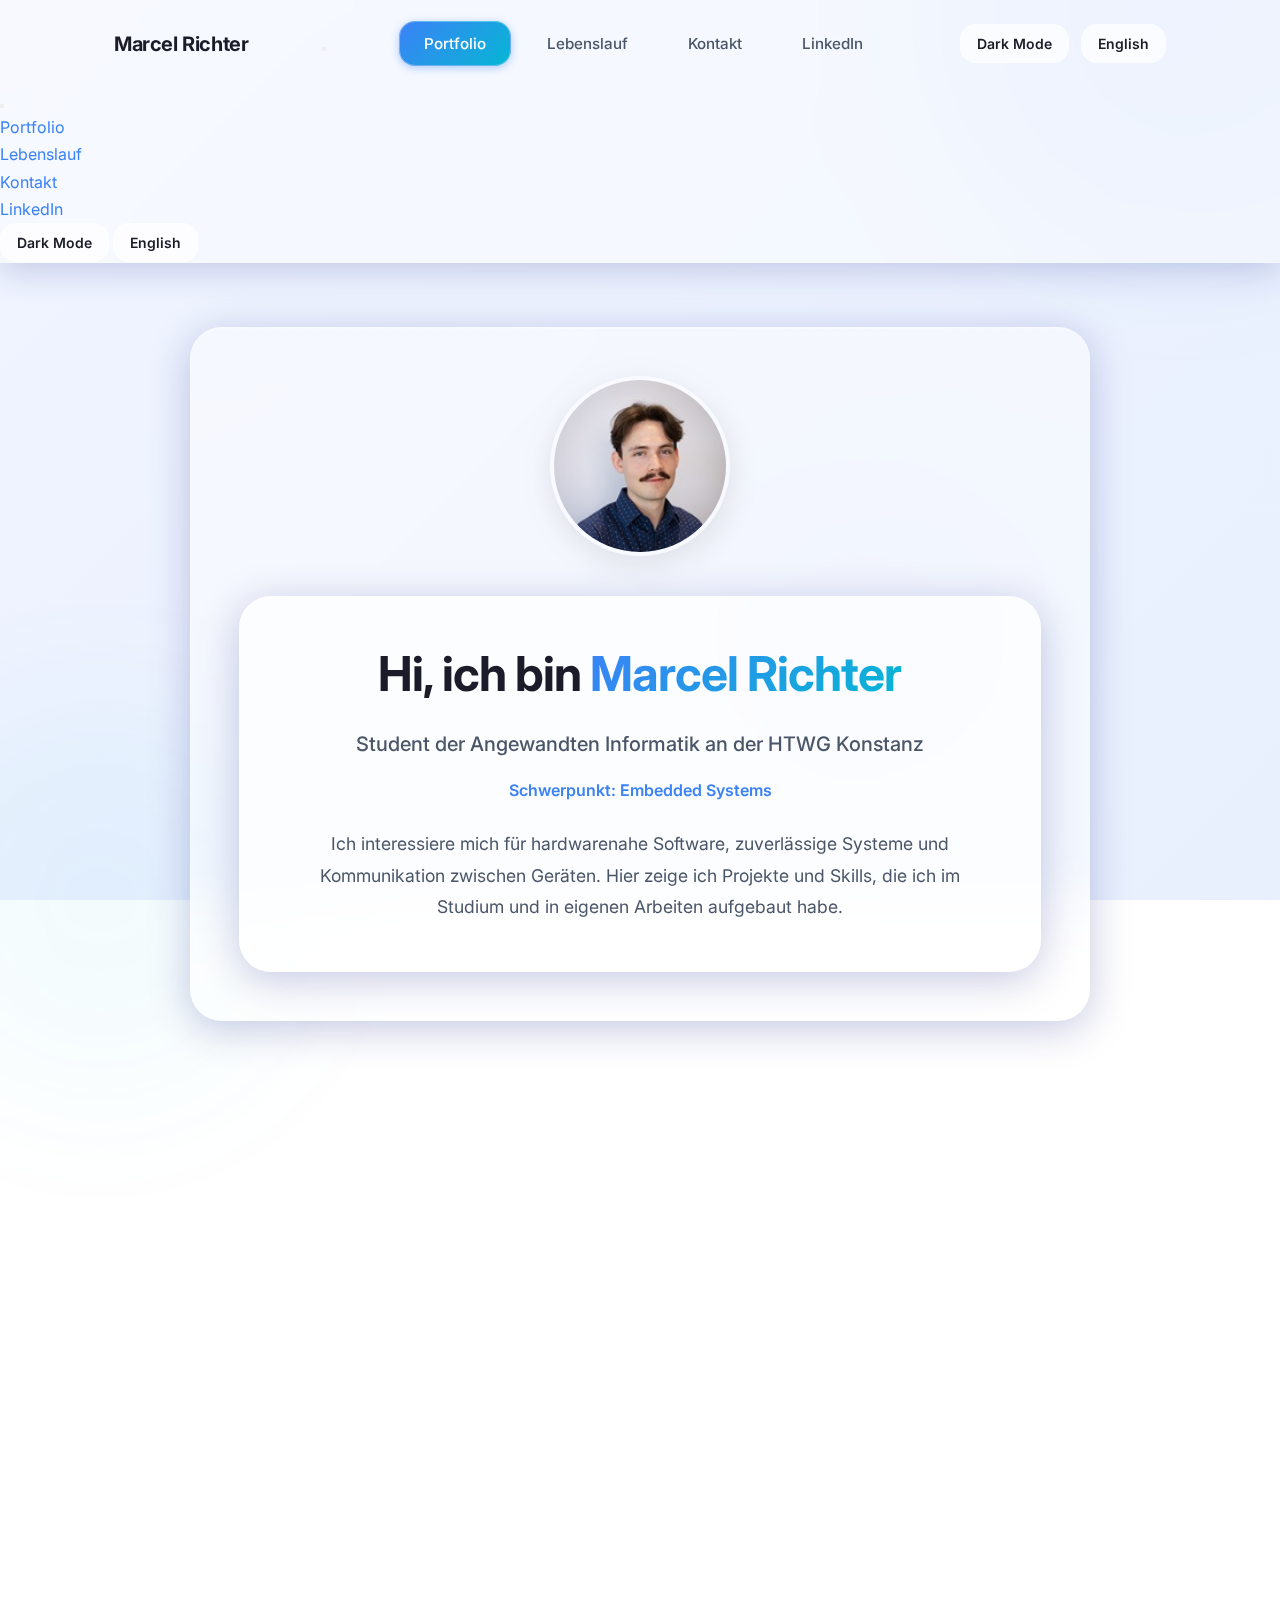
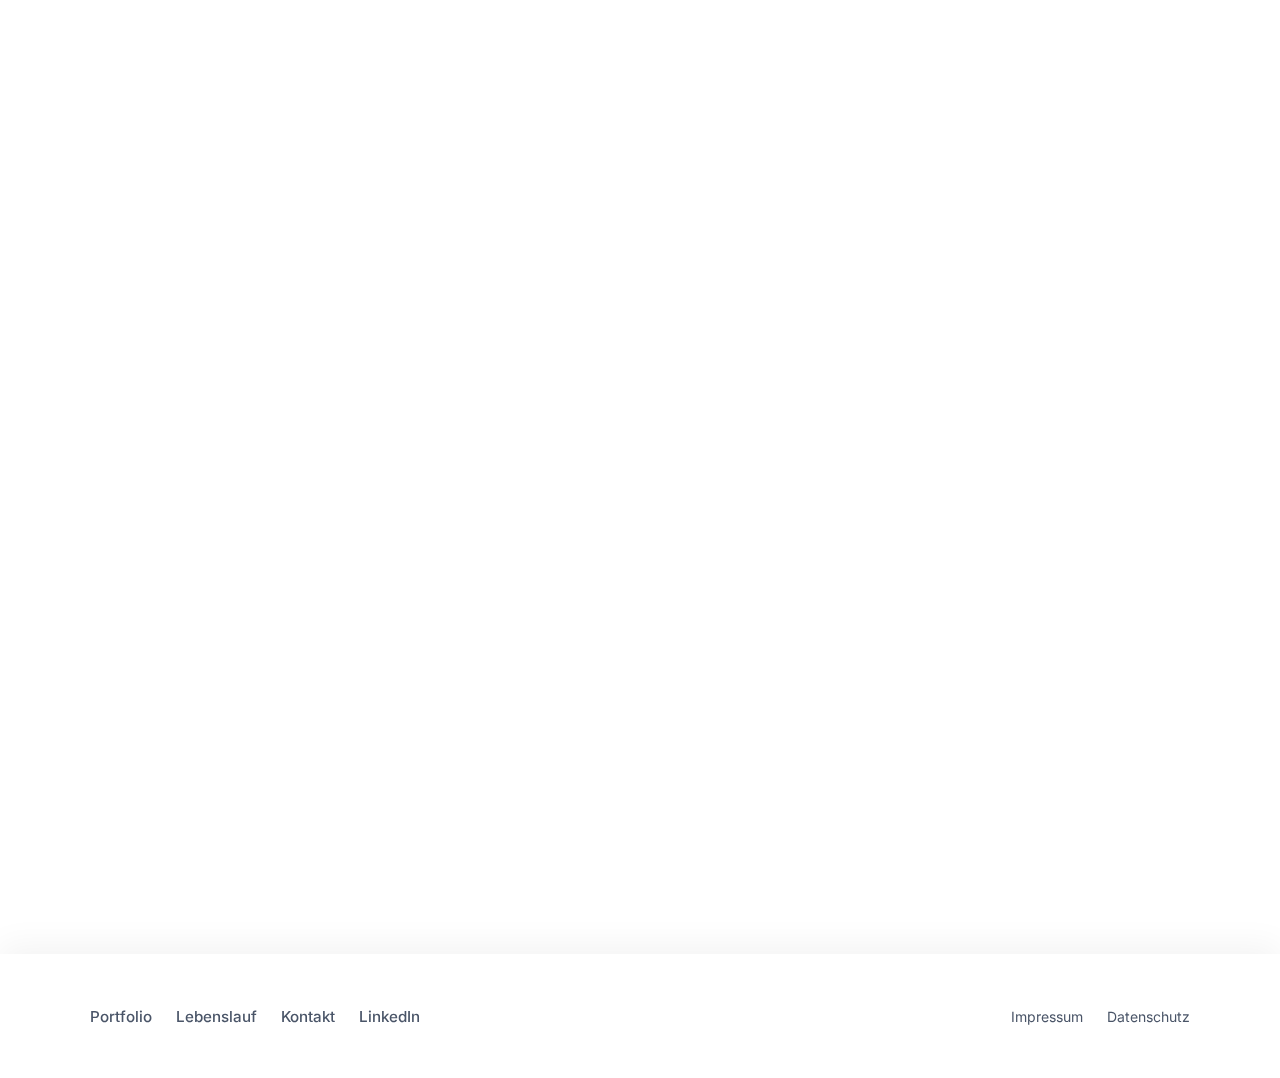
<file: index.html>
<!DOCTYPE html>
<html lang="de">
<head>
  <meta charset="UTF-8">
  <meta name="viewport" content="width=device-width, initial-scale=1.0">
  <title>Portfolio | Marcel Richter</title>
  <meta name="description" content="Portfolio von Marcel Richter. Angewandte Informatik mit Vertiefung Embedded Systems an der HTWG Konstanz. Projekte, Skills, Praxiserfahrung und Kontakt.">
  <meta name="keywords" content="Marcel Richter, Embedded Systems, Mikroprozessorsysteme, Kommunikationstechnik, Digitale Systeme, Ubiquitous Computing, C, C++, Embedded Linux, HTWG Konstanz">
  <meta name="author" content="Marcel Richter">
  
  <!-- Favicon -->
  <link rel="icon" href="data:image/svg+xml,<svg xmlns='http://www.w3.org/2000/svg' viewBox='0 0 100 100'><rect width='100' height='100' fill='%23312e81'/><text x='50' y='65' font-size='48' font-weight='bold' fill='%23818cf8' text-anchor='middle' font-family='Arial, sans-serif'>MR</text></svg>">
  
  <link rel="stylesheet" href="style.css">
  <link href="https://unpkg.com/aos@2.3.4/dist/aos.css" rel="stylesheet">
</head>
<body>
  <div id="header-placeholder"></div>

  <section class="hero-section">
    <div class="hero-content glass" data-aos="fade-up">
      <img
        src="assets/profilbild.jpg"
        srcset="assets/profilbild.jpg 1x, assets/profilbild@2x.jpg 2x"
        alt="Profilbild von Marcel Richter"
        class="hero-avatar"
      >
      <div class="hero-text">
        <h1>
          <span data-i18n="heroGreeting"> Hi, ich bin</span>
          <span class="hero-name">Marcel Richter</span>
        </h1>
        <p class="hero-subtitle" data-i18n="heroSubtitle">
          Student der Angewandten Informatik an der HTWG Konstanz
        </p>
        <p class="hero-focus" data-i18n="heroFocus">
          Vertiefung: Embedded Systems
        </p>
        <p class="hero-tagline" data-i18n="heroTagline">
          Ich interessiere mich für hardwarenahe Software und zuverlässige Systeme. Im Studium lag mein Fokus auf Mikroprozessorsystemen, digitalen Systemen, Kommunikationstechnik, Ubiquitous Computing und Parallel Computing. Praktisch habe ich bei Hyperstone an Firmware Simulationen gearbeitet und RAID Konfigurationen für Performance Tests umgesetzt.
        </p>
      </div>
    </div>
  </section>

  <main class="content">
    <section id="about" data-aos="fade-up">
      <h2 data-i18n="aboutTitle">Kurzprofil</h2>
      <ul class="bullets">
        <li data-i18n="aboutItem1">Embedded Entwicklung mit Fokus auf C und C++ und sauberer Struktur</li>
        <li data-i18n="aboutItem2">Mikroprozessorsysteme, Rechnerarchitektur und hardwarenahe Programmierung</li>
        <li data-i18n="aboutItem3">Kommunikationstechnik und Schnittstellen. Von Nachrichtenformaten bis Fehlerszenarien</li>
        <li data-i18n="aboutItem4">Digitale Systeme und Grundlagen von VHDL. Dazu Tooling im Alltag mit Git</li>
      </ul>
    </section>

    <section id="skills" data-aos="fade-up">
      <h2 data-i18n="skillsTitle">Skills & Tools</h2>
      <div class="badges">
        <span class="badge" data-i18n="cvSkillC">C</span>
        <span class="badge" data-i18n="cvSkillCpp">C++</span>
        <span class="badge" data-i18n="cvSkillPython">Python</span>
        <span class="badge" data-i18n="cvSkillJava">Java</span>
        <span class="badge" data-i18n="cvSkillScala">Scala</span>
        <span class="badge" data-i18n="cvSkillVhdlBasics">VHDL (Grundlagen)</span>
        <span class="badge" data-i18n="cvSkillEmbeddedLinuxBasics">Embedded Linux (Grundlagen)</span>
        <span class="badge" data-i18n="cvSkillGit">Git</span>
        <span class="badge" data-i18n="cvSkillVSCode">VS Code</span>
        <span class="badge" data-i18n="cvSkillDebugging">Debugging</span>
        <span class="badge" data-i18n="cvSkillAgile">Agiles Arbeiten</span>
        <span class="badge" data-i18n="cvSkillCommunicationTech">Kommunikationstechnik</span>
      </div>
      <p class="hint" data-i18n="skillsHint">
        Hinweis: Ich liste hier nur Dinge, die ich praktisch genutzt habe. Tiefe und Details zeige ich in den Projekten.
      </p>
    </section>

    <section id="projects" data-aos="fade-up">
      <h2 data-i18n="projectsTitle">Projekte</h2>

      <div class="projects-grid">
        <article class="project-card">
          <h3>
            <a href="projekt-iot.html" data-i18n="projectIoTTitle">Automatic Light Controller</a>
          </h3>

          <p class="project-summary" data-i18n="projectIoTSummary">
            Automatische Lichtsteuerung basierend auf Umgebungshelligkeit. Sensorwerte per MQTT übertragen und in Datacake visualisiert.
          </p>
          <ul class="project-features">
            <li data-i18n="projectIoTFeature1">Helligkeit messen, Schwellwerte prüfen, Licht ein oder aus und Dimmen für Sunrise und Sunset</li>
            <li data-i18n="projectIoTFeature2">MQTT Datenfluss: Arduino Nano sendet Payload an HiveMQ, Datacake decodiert und zeigt die Werte</li>
          </ul>
          <div class="project-tech">
            <span class="tech-tag">Arduino Nano</span>
            <span class="tech-tag">MicroPython</span>
            <span class="tech-tag">MQTT</span>
            <span class="tech-tag">HiveMQ</span>
            <span class="tech-tag">Datacake</span>
            <span class="tech-tag">LDR</span>
          </div>
        </article>

        <article class="project-card">
          <h3>
            <a href="projekt-makenow.html" data-i18n="projectMakeNowTitle">DayFlow. AI Day Planner</a>
          </h3>
          <p class="project-summary" data-i18n="projectMakeNowSummary">
            DayFlow ist ein KI gestützter Tagesplaner, der freie Notizen aus der Inbox in strukturierte Aufgaben und realistische Tagespläne überführt. Der Nutzer bestätigt alle Vorschläge, danach erstellt die App einen Fokus Plan mit einer Hauptaufgabe plus zwei kleinen Aufgaben.
          </p>
          <ul class="project-features">
            <li data-i18n="projectMakeNowFeature1">AI Extraktion und Dauer Schätzung über Groq API. Review und Confirm bleibt beim Nutzer</li>
            <li data-i18n="projectMakeNowFeature2">Monorepo mit Core Package für Regeln, Scheduling Engine und Validierung. Tests mit Vitest</li>
            <li data-i18n="projectMakeNowFeature3">Optional Firebase Auth und Firestore Sync. Security Headers, CSP und Firestore Rules</li>
          </ul>
          <div class="project-tech">
            <span class="tech-tag">React</span>
            <span class="tech-tag">TypeScript</span>
            <span class="tech-tag">Vite</span>
            <span class="tech-tag">Firebase</span>
            <span class="tech-tag">Groq API</span>
          </div>
        </article>

        <article class="project-card">
          <h3><a href="projekt-raid.html" data-i18n="projectRaidTitle">Firmware Simulation. RAID Benchmarks</a></h3>
          <p class="project-summary" data-i18n="projectRaidSummary">
            Praxisprojekt aus meiner Zeit bei Hyperstone. Simulation und Performance Tests im Umfeld von RAID Konfigurationen.
          </p>
          <ul class="project-features">
            <li data-i18n="projectRaidFeature1">Simulation der Firmware, strukturierte Auswertung von Testergebnissen</li>
            <li data-i18n="projectRaidFeature2">Implementierung verschiedener RAID Konfigurationen für Leistungstests</li>
          </ul>
          <div class="project-tech">
            <span class="tech-tag">Firmware</span>
            <span class="tech-tag">C/C++</span>
            <span class="tech-tag">Performance</span>
          </div>
        </article>
      </div>
    </section>

    <section id="cv-preview" data-aos="fade-up">
      <h2 data-i18n="cvPreviewTitle">Lebenslauf</h2>

      <div class="cv-preview-grid">
        <div class="cv-preview-card glass">
          <h3 data-i18n="cvEducationTitle">Ausbildung</h3>
          <div class="cv-preview-item">
            <h4 data-i18n="cvEducationDegreeShort">Master Student, Informatik</h4>
            <p class="cv-preview-detail" data-i18n="cvEducationSchool">LMU München</p>
          </div>
          <div class="cv-preview-item">
            <h4 data-i18n="cvEducationDegreeShort">Bachelor of Science, Angewandte Informatik</h4>
            <p class="cv-preview-detail" data-i18n="cvEducationSchool">HTWG Konstanz</p>
            <p class="cv-preview-detail" data-i18n="cvEducationFocus">Vertiefung: Embedded Systems</p>
            <p class="cv-preview-description" data-i18n="cvEducationDescription">
              Im Hauptstudium habe ich die Vertiefung Embedded Systems gewählt. Inhaltlich gehören dazu Embedded Systems, Kommunikationstechnik, Mikroprozessorsysteme, Digitale Systeme, Ubiquitous Computing und Parallel Computing. Ergänzend kamen Grundlagen aus Systemprogrammierung, Betriebssystemen, Rechnernetzen und verteilten Systemen dazu.
            </p>
          </div>
        </div>

        <div class="cv-preview-card glass">
          <h3 data-i18n="cvExperienceTitle">Praxiserfahrung</h3>

          <div class="cv-preview-item">
            <h4 data-i18n="cvExpWerkstudent">Werkstudent, Hyperstone GmbH</h4>
            <p class="cv-preview-detail" data-i18n="cvExpWerkstudentDate">03/2023 bis 02/2024, Konstanz</p>
            <p class="cv-preview-description" data-i18n="cvExpWerkstudentDesc">
              Schwerpunkt auf RAID Simulation und Konzeptüberarbeitung. Dazu habe ich die Firmware Simulation unterstützt und verschiedene RAID Konfigurationen implementiert, um Leistungsunterschiede messbar zu machen.
            </p>
          </div>

          <div class="cv-preview-item">
            <h4 data-i18n="cvExpPraktikum">Praktikum, Hyperstone GmbH</h4>
            <p class="cv-preview-detail" data-i18n="cvExpPraktikumDate">09/2022 bis 02/2023, Konstanz</p>
            <p class="cv-preview-description" data-i18n="cvExpPraktikumDesc">
              Einstieg in das Firmware Umfeld. Fokus auf nachvollziehbares Testen, Dokumentation und sauberes Vorgehen im Team.
            </p>
          </div>
        </div>

        <div class="cv-preview-card glass cv-skills-card">
          <h3 data-i18n="cvSkillsTitle">Technische Skills</h3>
          <div class="badges">
            <span class="badge" data-i18n="cvSkillC">C</span>
            <span class="badge" data-i18n="cvSkillCpp">C++</span>
            <span class="badge" data-i18n="cvSkillPython">Python</span>
            <span class="badge" data-i18n="cvSkillJava">Java</span>
            <span class="badge" data-i18n="cvSkillScala">Scala</span>
            <span class="badge" data-i18n="cvSkillVhdlBasics">VHDL (Grundlagen)</span>
            <span class="badge" data-i18n="cvSkillEmbeddedLinuxBasics">Embedded Linux (Grundlagen)</span>
            <span class="badge" data-i18n="cvSkillGit">Git</span>
            <span class="badge" data-i18n="cvSkillVSCode">VS Code</span>
            <span class="badge" data-i18n="cvSkillDebugging">Debugging</span>
          </div>
        </div>
      </div>

      <div class="cv-cta">
        <a href="cv.html" class="btn btn-primary" data-i18n="cvViewFull">Vollständigen Lebenslauf ansehen</a>
        <a href="assets/CV_Marcel_Richter.pdf" class="btn btn-secondary" download data-i18n="cvDownload">CV als PDF herunterladen</a>
      </div>
    </section>
  </main>

  <footer class="site-footer">
    <div class="footer-content">
      <ul class="footer-links">
        <li><a href="index.html" data-i18n="navHome">Portfolio</a></li>
        <li><a href="cv.html" data-i18n="navCV">Lebenslauf</a></li>
        <li><a href="kontakt.html" data-i18n="footerContact">Kontakt</a></li>
        <li><a href="https://www.linkedin.com/in/marcel-ric/" target="_blank" rel="noopener" data-i18n="footerLinkedIn">LinkedIn</a></li>
      </ul>
      <div class="footer-legal">
        <a href="impressum.html" data-i18n="footerImpressum">Impressum</a>
        <a href="datenschutz.html" data-i18n="footerDatenschutz">Datenschutz</a>
      </div>
    </div>
  </footer>

  <script src="https://unpkg.com/aos@2.3.4/dist/aos.js"></script>
  <script src="script.js"></script>
</body>
</html>
</file>
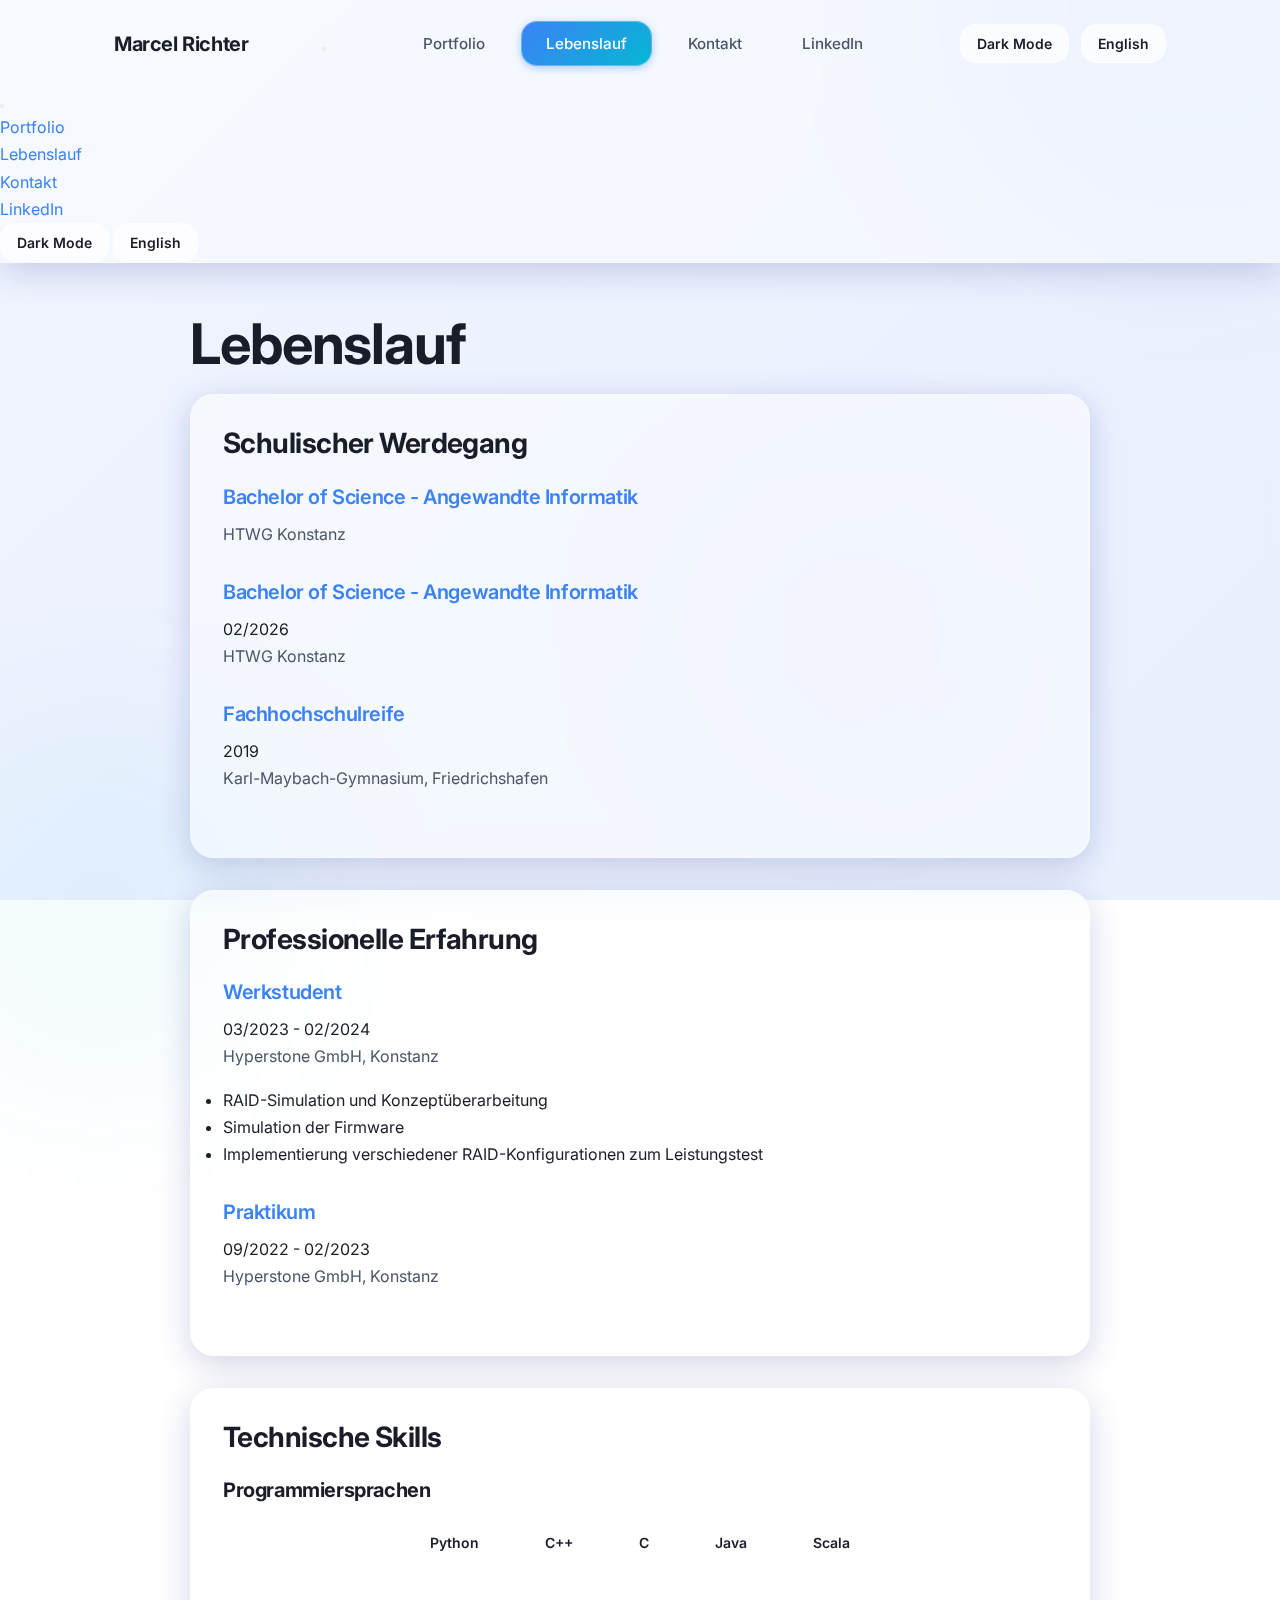
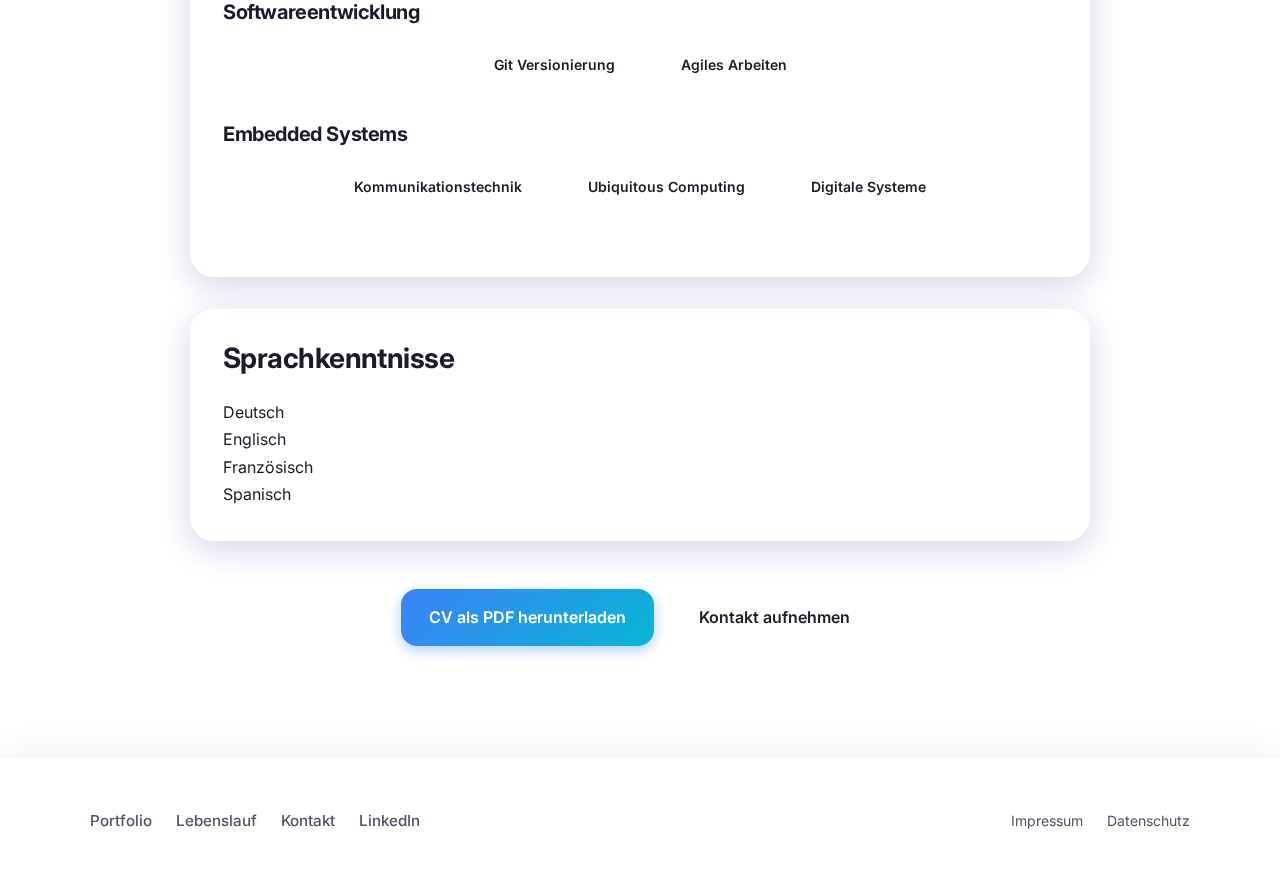
<file: cv.html>
<!DOCTYPE html>
<html lang="de">
<head>
  <meta charset="UTF-8">
  <meta name="viewport" content="width=device-width, initial-scale=1.0">
  <title>Lebenslauf | Marcel Richter</title>
  <meta name="description" content="Lebenslauf von Marcel Richter. Student der Angewandten Informatik mit Schwerpunkt Embedded Systems.">

  <!-- Favicon -->
  <link rel="icon" href="data:image/svg+xml,<svg xmlns='http://www.w3.org/2000/svg' viewBox='0 0 100 100'><rect width='100' height='100' fill='%23312e81'/><text x='50' y='65' font-size='48' font-weight='bold' fill='%23818cf8' text-anchor='middle' font-family='Arial, sans-serif'>MR</text></svg>">

  <!-- CSS -->
  <link rel="stylesheet" href="style.css">
  <link href="https://unpkg.com/aos@2.3.4/dist/aos.css" rel="stylesheet">
</head>
<body>
  <div id="header-placeholder"></div>

  <!-- Main Content -->
  <main class="content">
    <div class="project-detail" data-aos="fade-up">
      <h1 data-i18n="cvTitle">Lebenslauf</h1>

      <!-- Ausbildung -->
      <section class="cv-section">
        <h2 data-i18n="cvEducationTitle">Schulischer Werdegang</h2>
        <div class="cv-item">
          <div class="cv-item-header">
            <h3 data-i18n="cvEducationDegree">Master Student - Informatik</h3>
          </div>
          <p class="cv-institution" data-i18n="cvEducationSchool">LMU München</p>
        </div>
        <div class="cv-item">
          <div class="cv-item-header">
            <h3 data-i18n="cvEducationDegree">Bachelor of Science - Angewandte Informatik</h3>
            <span class="cv-date" data-i18n="cvEducationDateBachelor">02/2026</span>
          </div>
          <p class="cv-institution" data-i18n="cvEducationSchool">HTWG Konstanz</p>
        </div>
        <div class="cv-item">
          <div class="cv-item-header">
          <h3 data-i18n="cvEduFhrTitle">Fachhochschulreife</h3>
            <span class="cv-date" data-i18n="cvEduFhrDate">2019</span>
          </div>
          <p class="cv-institution" data-i18n="cvEduFhrSchool">
            Karl-Maybach-Gymnasium, Friedrichshafen
          </p>
        </div>
      </section>

      <!-- Praxiserfahrung -->
      <section class="cv-section">
        <h2 data-i18n="cvExperienceTitle">Professionelle Erfahrung</h2>

        <div class="cv-item">
          <div class="cv-item-header">
            <h3 data-i18n="cvExpWerkstudent">Werkstudent</h3>
            <span class="cv-date" data-i18n="cvExpWerkstudentDate">03/2023 - 02/2024</span>
          </div>
          <p class="cv-institution" data-i18n="cvExpWerkstudentCompany">Hyperstone GmbH, Konstanz</p>
          <ul class="cv-highlights">
            <li data-i18n="cvExpWerkstudentTask1">RAID-Simulation und Konzeptüberarbeitung</li>
            <li data-i18n="cvExpWerkstudentTask2">Simulation der Firmware</li>
            <li data-i18n="cvExpWerkstudentTask3">Implementierung verschiedener RAID-Konfigurationen zum Leistungstest</li>
          </ul>
        </div>

        <div class="cv-item">
          <div class="cv-item-header">
            <h3 data-i18n="cvExpPraktikum">Praktikum</h3>
            <span class="cv-date" data-i18n="cvExpPraktikumDate">09/2022 - 02/2023</span>
          </div>
          <p class="cv-institution" data-i18n="cvExpPraktikumCompany">Hyperstone GmbH, Konstanz</p>
        </div>
      </section>

      <!-- Skills -->
      <section class="cv-section">
        <h2 data-i18n="cvSkillsTitle">Kenntnisse</h2>

        <div class="cv-skills-category">
          <h4 data-i18n="cvSkillCatProgrammingLanguages">Programmiersprachen</h4>
          <div class="badges">
            <span class="badge" data-i18n="cvSkillPython">Python</span>
            <span class="badge" data-i18n="cvSkillCpp">C++</span>
            <span class="badge" data-i18n="cvSkillC">C</span>
            <span class="badge" data-i18n="cvSkillJava">Java</span>
            <span class="badge" data-i18n="cvSkillScala">Scala</span>
          </div>
        </div>

        <div class="cv-skills-category">
          <h4 data-i18n="cvSkillCatSoftwareDev">Softwareentwicklung</h4>
          <div class="badges">
            <span class="badge" data-i18n="cvSkillGitVersioning">Git Versionierung</span>
            <span class="badge" data-i18n="cvSkillAgile">Agiles Arbeiten</span>
          </div>
        </div>

        <div class="cv-skills-category">
          <h4 data-i18n="cvSkillCatEmbeddedSystems">Embedded Systems</h4>
          <div class="badges">
            <span class="badge" data-i18n="cvSkillCommunicationTech">Kommunikationstechnik</span>
            <span class="badge" data-i18n="cvSkillUbiquitousComputing">Ubiquitous Computing</span>
            <span class="badge" data-i18n="cvSkillDigitalSystems">Digitale Systeme</span>
          </div>
        </div>
      </section>

      <!-- Sprachen -->
      <section class="cv-section">
        <h2 data-i18n="cvLanguagesTitle">Sprachkenntnisse</h2>
        <div class="cv-languages">
          <div class="cv-language">
            <span data-i18n="cvLangGerman">Deutsch</span>
          </div>
          <div class="cv-language">
            <span data-i18n="cvLangEnglish">Englisch</span>
          </div>
          <div class="cv-language">
            <span data-i18n="cvLangFrench">Französisch</span>
          </div>
          <div class="cv-language">
            <span data-i18n="cvLangSpanish">Spanisch</span>
          </div>
        </div>
      </section>

      <!-- Actions -->
      <div class="cv-actions">
        <a href="assets/CV_Marcel_Richter.pdf" class="btn btn-primary" download data-i18n="cvDownload">CV als PDF herunterladen</a>
        <a href="kontakt.html" class="btn btn-secondary" data-i18n="cvContactBtn">Kontakt aufnehmen</a>
      </div>
    </div>
  </main>

  <!-- Footer -->
  <footer class="site-footer">
    <div class="footer-content">
      <ul class="footer-links">
        <li><a href="index.html" data-i18n="navHome">Start</a></li>
        <li><a href="cv.html" data-i18n="navCV">Lebenslauf</a></li>
        <li><a href="kontakt.html" data-i18n="footerContact">Kontakt</a></li>
        <li><a href="https://www.linkedin.com/in/marcel-ric/" target="_blank" rel="noopener" data-i18n="footerLinkedIn">LinkedIn</a></li>
      </ul>
      <div class="footer-legal">
        <a href="impressum.html" data-i18n="footerImpressum">Impressum</a>
        <a href="datenschutz.html" data-i18n="footerDatenschutz">Datenschutz</a>
      </div>
    </div>
  </footer>

  <!-- Scripts -->
  <script src="https://unpkg.com/aos@2.3.4/dist/aos.js"></script>
  <script src="script.js"></script>
</body>
</html>
</file>
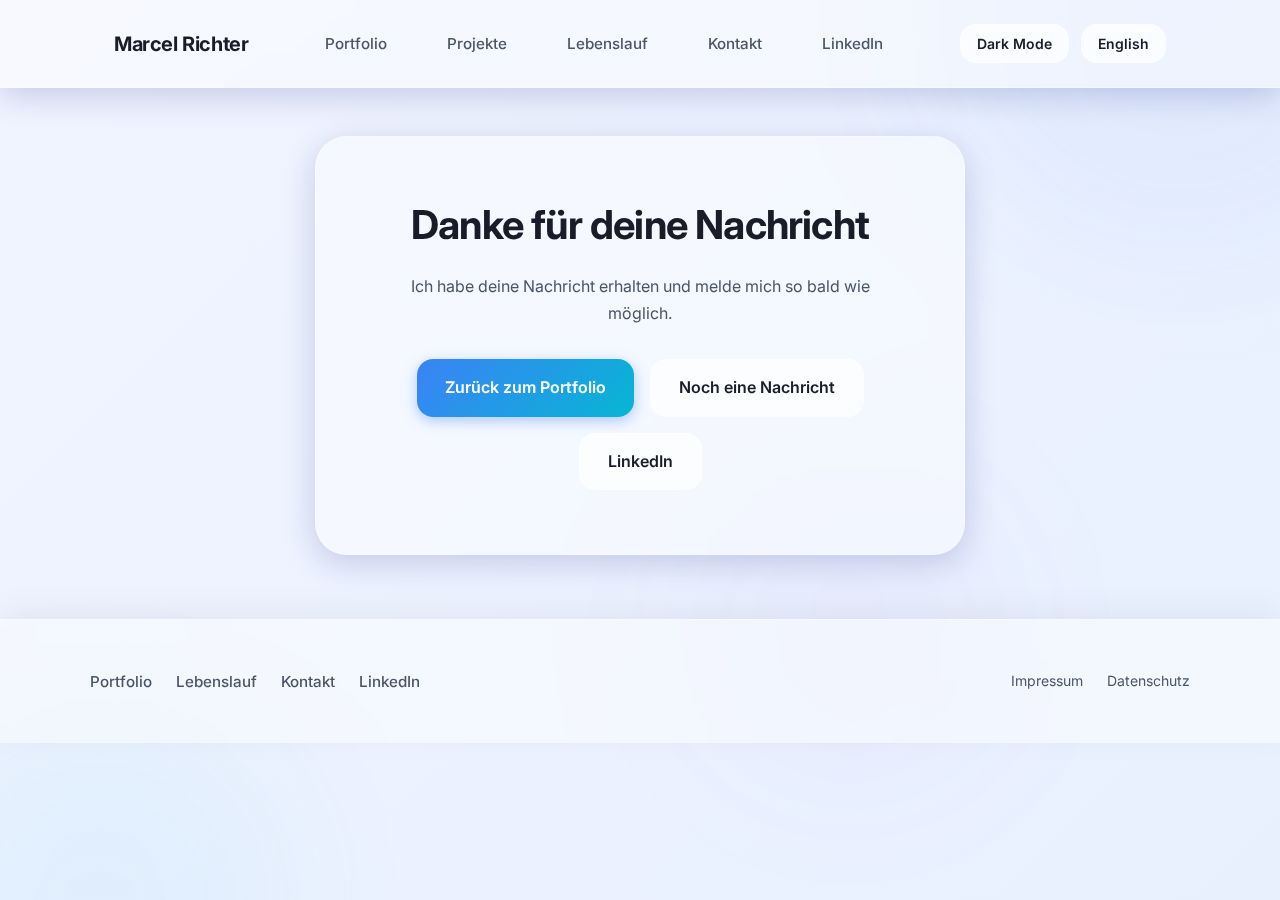
<file: danke.html>
<!DOCTYPE html>
<html lang="de">
<head>
  <meta charset="UTF-8">
  <meta name="viewport" content="width=device-width, initial-scale=1.0">
  <title>Danke | Marcel Richter</title>
  <meta name="description" content="Vielen Dank für deine Nachricht. Ich melde mich so bald wie möglich.">
  
  <!-- CSS -->
  <link rel="stylesheet" href="style.css">
</head>
<body>
  <!-- Navigation Header -->
  <header class="site-header">
    <nav class="nav-container">
      <a href="index.html" class="nav-logo">Marcel Richter</a>
      
      <ul class="nav-links">
        <li><a href="index.html" data-i18n="navHome">Start</a></li>
        <li><a href="index.html#projects" data-i18n="navProjects">Projekte</a></li>
        <li><a href="cv.html" data-i18n="navCV">Lebenslauf</a></li>
        <li><a href="kontakt.html" data-i18n="navContact">Kontakt</a></li>
        <li><a href="https://www.linkedin.com/in/marcel-ric/" target="_blank" rel="noopener" data-i18n="navLinkedIn">LinkedIn</a></li>
      </ul>
      
      <div class="nav-controls">
        <button id="darkModeToggle" class="toggle-btn" aria-label="Dark Mode umschalten">Dark Mode</button>
        <button id="languageToggle" class="toggle-btn" aria-label="Sprache wechseln">English</button>
      </div>
    </nav>
  </header>

  <!-- Main Content -->
  <main>
    <div class="thank-you-container">
      <h1 data-i18n="thankYouTitle">Danke für deine Nachricht</h1>
      
      <p data-i18n="thankYouMessage">
        Ich habe deine Nachricht erhalten und melde mich so bald wie möglich.
      </p>

      <div class="thank-you-links">
        <a href="index.html" class="btn btn-primary" data-i18n="thankYouHome">Zur Startseite</a>
        <a href="kontakt.html" class="btn btn-secondary" data-i18n="thankYouContact">Noch eine Nachricht</a>
        <a href="https://www.linkedin.com/in/marcel-ric/" target="_blank" rel="noopener" class="btn btn-secondary" data-i18n="thankYouLinkedIn">LinkedIn</a>
      </div>
    </div>
  </main>

  <!-- Footer -->
  <footer class="site-footer">
    <div class="footer-content">
      <ul class="footer-links">
        <li><a href="index.html" data-i18n="navHome">Start</a></li>
        <li><a href="cv.html" data-i18n="navCV">Lebenslauf</a></li>
        <li><a href="kontakt.html" data-i18n="footerContact">Kontakt</a></li>
        <li><a href="https://www.linkedin.com/in/marcel-ric/" target="_blank" rel="noopener" data-i18n="footerLinkedIn">LinkedIn</a></li>
      </ul>
      <div class="footer-legal">
        <a href="impressum.html" data-i18n="footerImpressum">Impressum</a>
        <a href="datenschutz.html" data-i18n="footerDatenschutz">Datenschutz</a>
      </div>
    </div>
  </footer>

  <!-- Scripts -->
  <script src="script.js"></script>
</body>
</html>
</file>
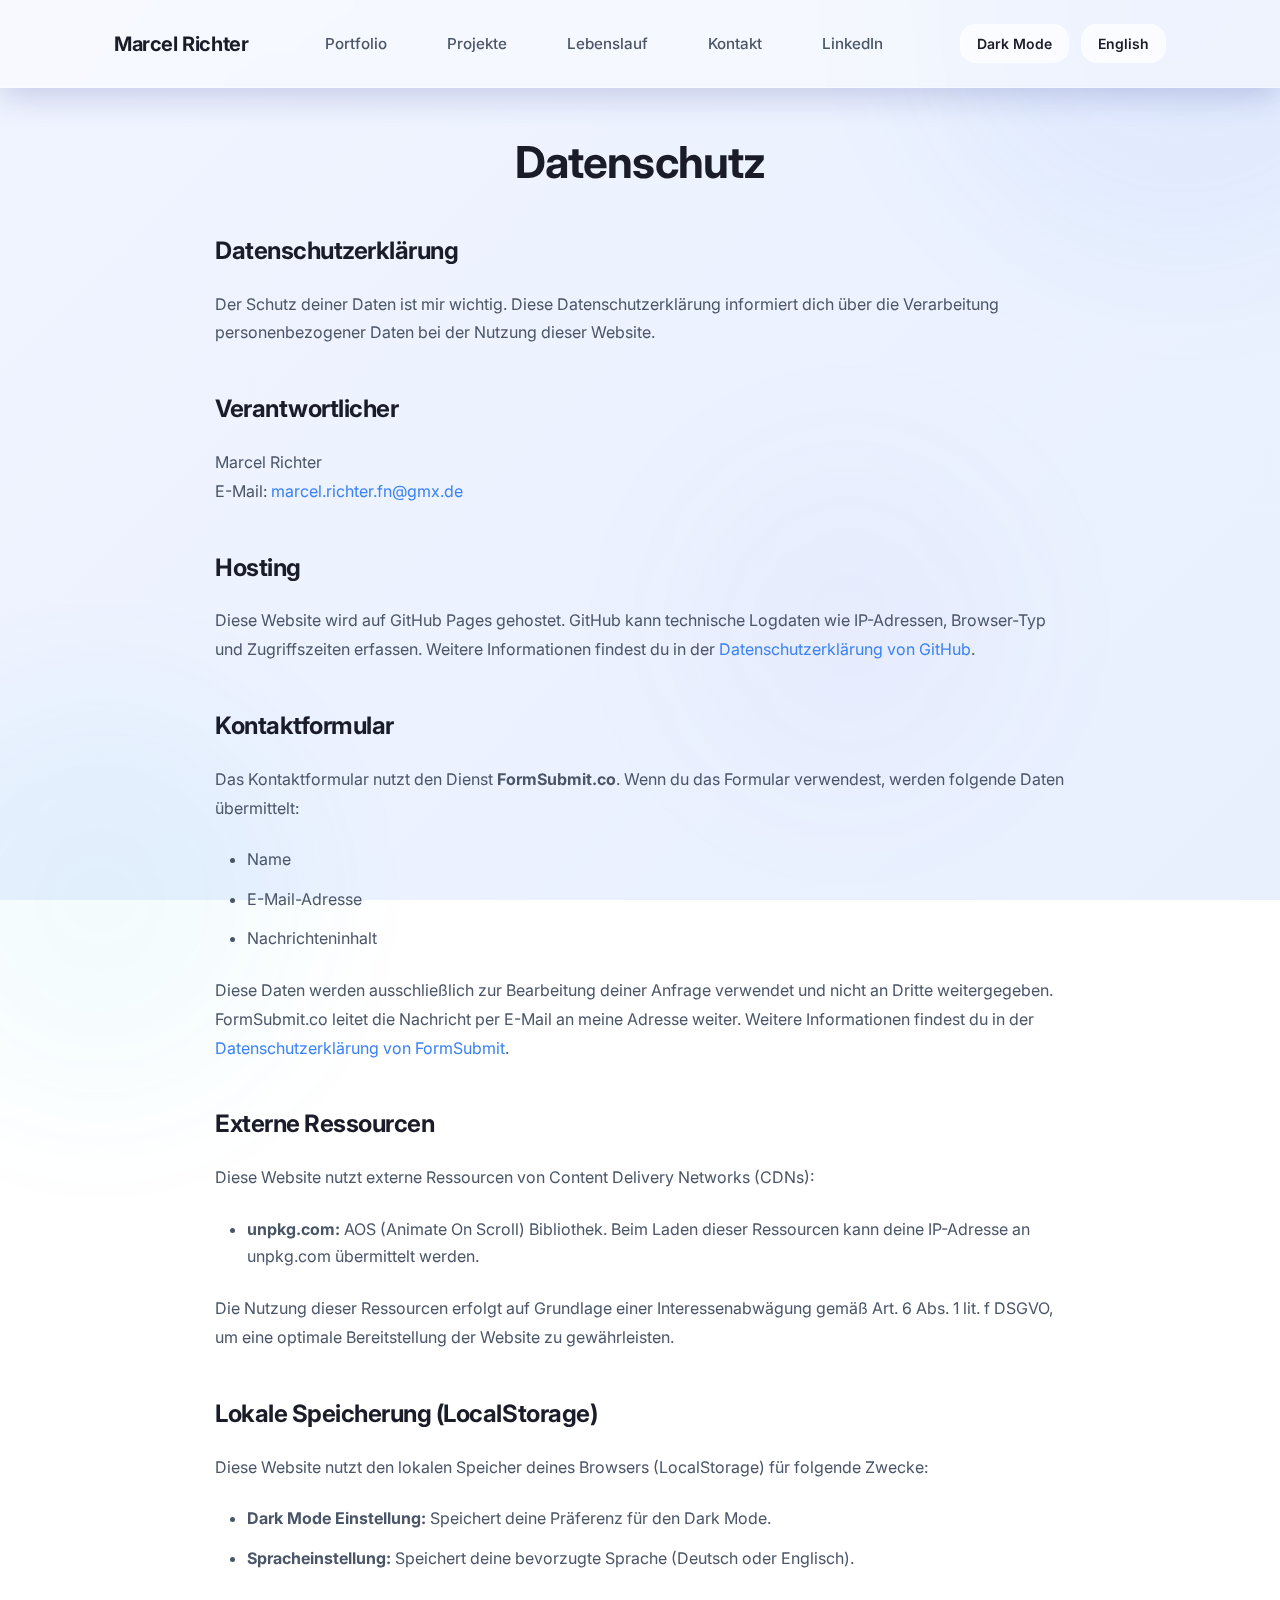
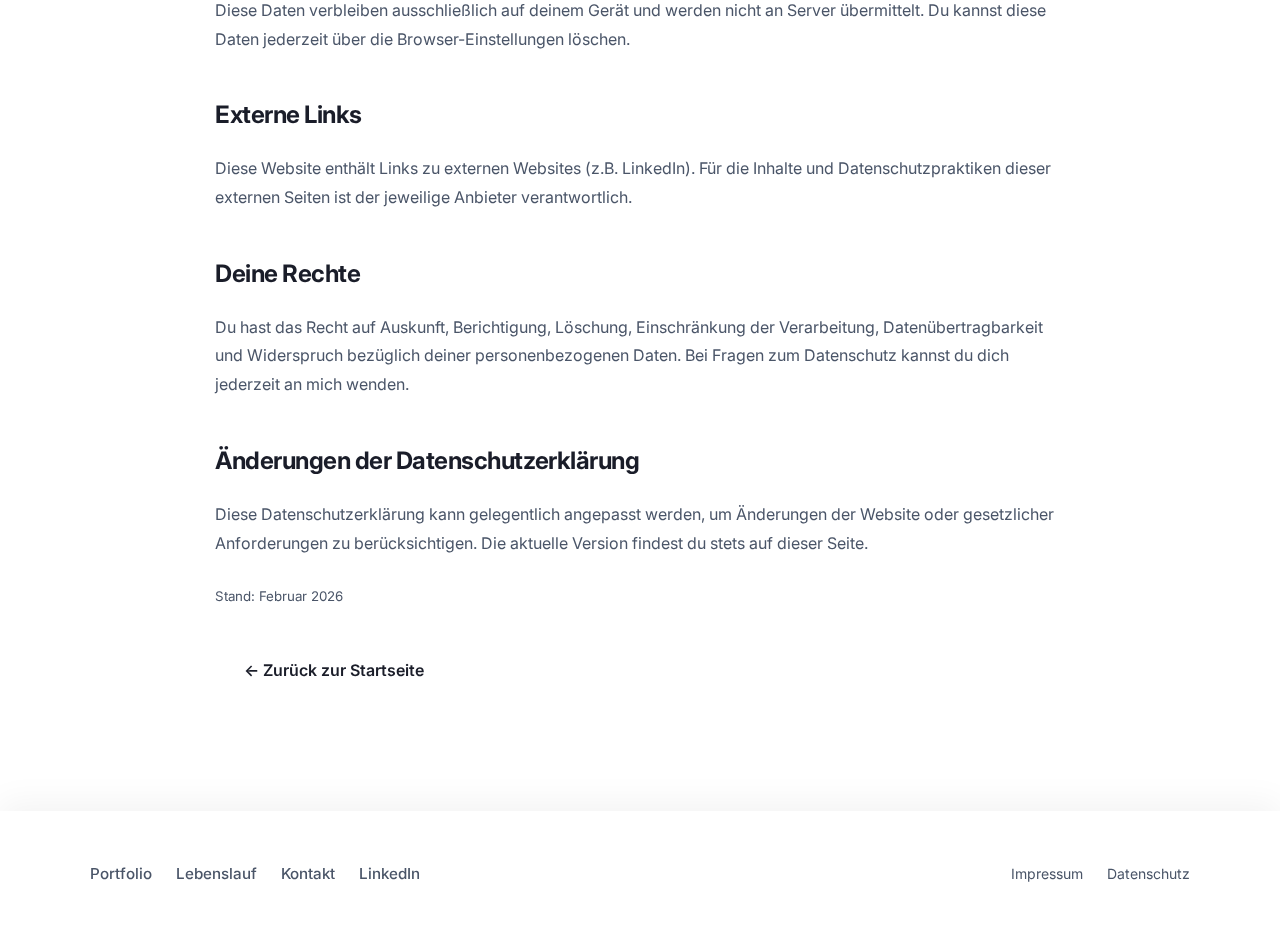
<file: datenschutz.html>
<!DOCTYPE html>
<html lang="de">
<head>
  <meta charset="UTF-8">
  <meta name="viewport" content="width=device-width, initial-scale=1.0">
  <title>Datenschutz | Marcel Richter</title>
  <meta name="description" content="Datenschutzerklärung von Marcel Richter">
  
  <!-- CSS -->
  <link rel="stylesheet" href="style.css">
</head>
<body>
  <!-- Navigation Header -->
  <header class="site-header">
    <nav class="nav-container">
      <a href="index.html" class="nav-logo">Marcel Richter</a>
      
      <ul class="nav-links">
        <li><a href="index.html" data-i18n="navHome">Start</a></li>
        <li><a href="index.html#projects" data-i18n="navProjects">Projekte</a></li>
        <li><a href="cv.html" data-i18n="navCV">Lebenslauf</a></li>
        <li><a href="kontakt.html" data-i18n="navContact">Kontakt</a></li>
        <li><a href="https://www.linkedin.com/in/marcel-ric/" target="_blank" rel="noopener" data-i18n="navLinkedIn">💼 LinkedIn</a></li>
      </ul>
      
      <div class="nav-controls">
        <button id="darkModeToggle" class="toggle-btn" aria-label="Dark Mode umschalten">🌙 Dark Mode</button>
        <button id="languageToggle" class="toggle-btn" aria-label="Sprache wechseln">🇬🇧 English</button>
      </div>
    </nav>
  </header>

  <!-- Main Content -->
  <main class="content">
    <div class="legal-page">
      <h1 data-i18n="datenschutzTitle">Datenschutz</h1>

      <h2>Datenschutzerklärung</h2>
      <p>
        Der Schutz deiner Daten ist mir wichtig. Diese Datenschutzerklärung informiert dich über die Verarbeitung personenbezogener Daten bei der Nutzung dieser Website.
      </p>

      <h2>Verantwortlicher</h2>
      <p>
        Marcel Richter<br>
        E-Mail: <a href="mailto:marcel.richter.fn@gmx.de">marcel.richter.fn@gmx.de</a>
      </p>

      <h2>Hosting</h2>
      <p>
        Diese Website wird auf GitHub Pages gehostet. GitHub kann technische Logdaten wie IP-Adressen, Browser-Typ und Zugriffszeiten erfassen. Weitere Informationen findest du in der <a href="https://docs.github.com/en/site-policy/privacy-policies/github-privacy-statement" target="_blank" rel="noopener">Datenschutzerklärung von GitHub</a>.
      </p>

      <h2>Kontaktformular</h2>
      <p>
        Das Kontaktformular nutzt den Dienst <strong>FormSubmit.co</strong>. Wenn du das Formular verwendest, werden folgende Daten übermittelt:
      </p>
      <ul>
        <li>Name</li>
        <li>E-Mail-Adresse</li>
        <li>Nachrichteninhalt</li>
      </ul>
      <p>
        Diese Daten werden ausschließlich zur Bearbeitung deiner Anfrage verwendet und nicht an Dritte weitergegeben. FormSubmit.co leitet die Nachricht per E-Mail an meine Adresse weiter. Weitere Informationen findest du in der <a href="https://formsubmit.co/privacy" target="_blank" rel="noopener">Datenschutzerklärung von FormSubmit</a>.
      </p>

      <h2>Externe Ressourcen</h2>
      <p>
        Diese Website nutzt externe Ressourcen von Content Delivery Networks (CDNs):
      </p>
      <ul>
        <li><strong>unpkg.com:</strong> AOS (Animate On Scroll) Bibliothek. Beim Laden dieser Ressourcen kann deine IP-Adresse an unpkg.com übermittelt werden.</li>
      </ul>
      <p>
        Die Nutzung dieser Ressourcen erfolgt auf Grundlage einer Interessenabwägung gemäß Art. 6 Abs. 1 lit. f DSGVO, um eine optimale Bereitstellung der Website zu gewährleisten.
      </p>

      <h2>Lokale Speicherung (LocalStorage)</h2>
      <p>
        Diese Website nutzt den lokalen Speicher deines Browsers (LocalStorage) für folgende Zwecke:
      </p>
      <ul>
        <li><strong>Dark Mode Einstellung:</strong> Speichert deine Präferenz für den Dark Mode.</li>
        <li><strong>Spracheinstellung:</strong> Speichert deine bevorzugte Sprache (Deutsch oder Englisch).</li>
      </ul>
      <p>
        Diese Daten verbleiben ausschließlich auf deinem Gerät und werden nicht an Server übermittelt. Du kannst diese Daten jederzeit über die Browser-Einstellungen löschen.
      </p>

      <h2>Externe Links</h2>
      <p>
        Diese Website enthält Links zu externen Websites (z.B. LinkedIn). Für die Inhalte und Datenschutzpraktiken dieser externen Seiten ist der jeweilige Anbieter verantwortlich.
      </p>

      <h2>Deine Rechte</h2>
      <p>
        Du hast das Recht auf Auskunft, Berichtigung, Löschung, Einschränkung der Verarbeitung, Datenübertragbarkeit und Widerspruch bezüglich deiner personenbezogenen Daten. Bei Fragen zum Datenschutz kannst du dich jederzeit an mich wenden.
      </p>

      <h2>Änderungen der Datenschutzerklärung</h2>
      <p>
        Diese Datenschutzerklärung kann gelegentlich angepasst werden, um Änderungen der Website oder gesetzlicher Anforderungen zu berücksichtigen. Die aktuelle Version findest du stets auf dieser Seite.
      </p>

      <p><small>Stand: Februar 2026</small></p>

      <div style="margin-top: 2rem;">
        <a href="index.html" class="btn btn-secondary">← Zurück zur Startseite</a>
      </div>
    </div>
  </main>

  <!-- Footer -->
  <footer class="site-footer">
    <div class="footer-content">
      <ul class="footer-links">
        <li><a href="index.html" data-i18n="navHome">Start</a></li>
        <li><a href="cv.html" data-i18n="navCV">Lebenslauf</a></li>
        <li><a href="kontakt.html" data-i18n="footerContact">📫 Kontakt</a></li>
        <li><a href="https://www.linkedin.com/in/marcel-ric/" target="_blank" rel="noopener" data-i18n="footerLinkedIn">💼 LinkedIn</a></li>
      </ul>
      <div class="footer-legal">
        <a href="impressum.html" data-i18n="footerImpressum">Impressum</a>
        <a href="datenschutz.html" data-i18n="footerDatenschutz">Datenschutz</a>
      </div>
    </div>
  </footer>

  <!-- Scripts -->
  <script src="script.js"></script>
</body>
</html>
</file>
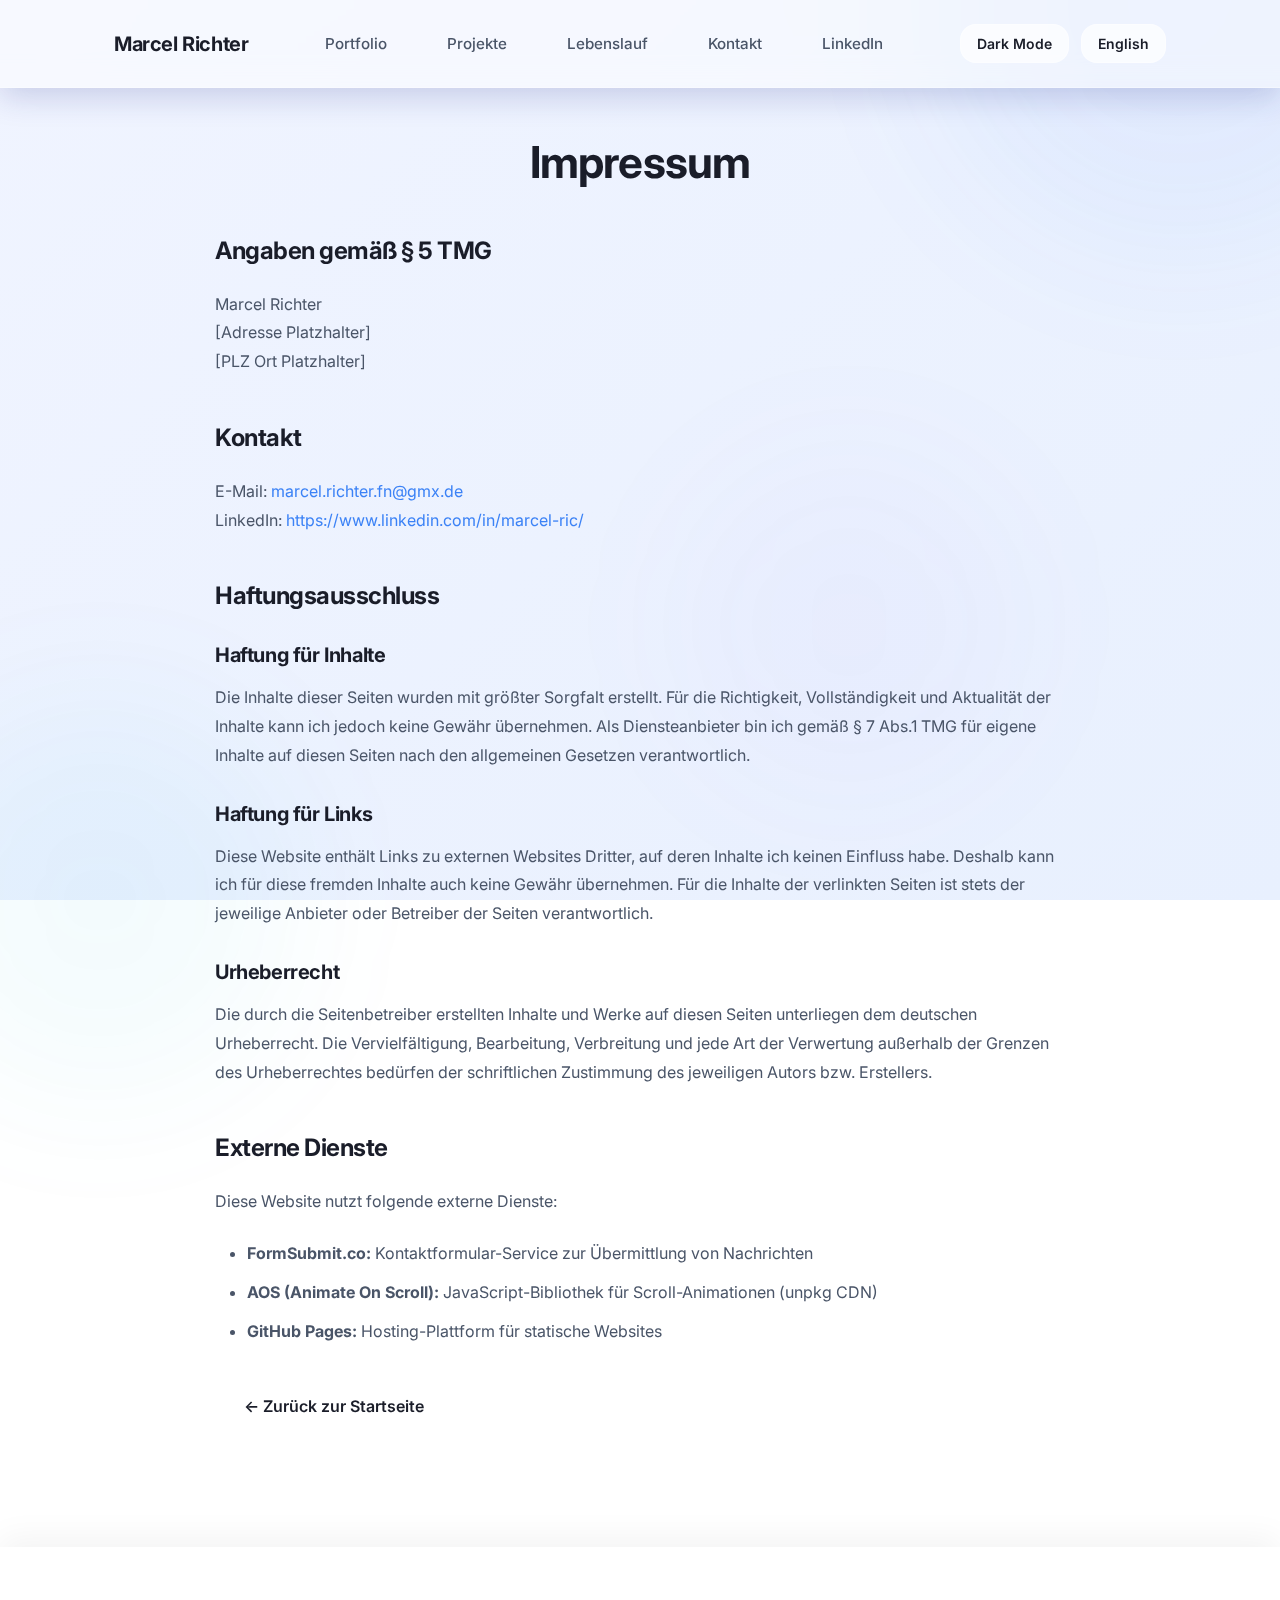
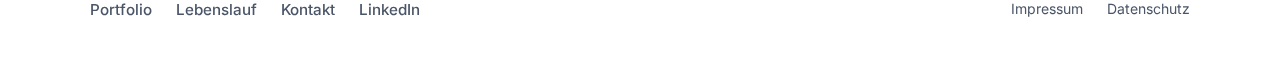
<file: impressum.html>
<!DOCTYPE html>
<html lang="de">
<head>
  <meta charset="UTF-8">
  <meta name="viewport" content="width=device-width, initial-scale=1.0">
  <title>Impressum | Marcel Richter</title>
  <meta name="description" content="Impressum von Marcel Richter">
  
  <!-- CSS -->
  <link rel="stylesheet" href="style.css">
</head>
<body>
  <!-- Navigation Header -->
  <header class="site-header">
    <nav class="nav-container">
      <a href="index.html" class="nav-logo">Marcel Richter</a>
      
      <ul class="nav-links">
        <li><a href="index.html" data-i18n="navHome">Start</a></li>
        <li><a href="index.html#projects" data-i18n="navProjects">Projekte</a></li>
        <li><a href="cv.html" data-i18n="navCV">Lebenslauf</a></li>
        <li><a href="kontakt.html" data-i18n="navContact">Kontakt</a></li>
        <li><a href="https://www.linkedin.com/in/marcel-ric/" target="_blank" rel="noopener" data-i18n="navLinkedIn">LinkedIn</a></li>
      </ul>
      
      <div class="nav-controls">
        <button id="darkModeToggle" class="toggle-btn" aria-label="Dark Mode umschalten">Dark Mode</button>
        <button id="languageToggle" class="toggle-btn" aria-label="Sprache wechseln">English</button>
      </div>
    </nav>
  </header>

  <!-- Main Content -->
  <main class="content">
    <div class="legal-page">
      <h1 data-i18n="impressumTitle">Impressum</h1>

      <h2>Angaben gemäß § 5 TMG</h2>
      <p>
        Marcel Richter<br>
        [Adresse Platzhalter]<br>
        [PLZ Ort Platzhalter]
      </p>

      <h2>Kontakt</h2>
      <p>
        E-Mail: <a href="mailto:marcel.richter.fn@gmx.de">marcel.richter.fn@gmx.de</a><br>
        LinkedIn: <a href="https://www.linkedin.com/in/marcel-ric/" target="_blank" rel="noopener">https://www.linkedin.com/in/marcel-ric/</a>
      </p>

      <h2>Haftungsausschluss</h2>
      
      <h3>Haftung für Inhalte</h3>
      <p>
        Die Inhalte dieser Seiten wurden mit größter Sorgfalt erstellt. Für die Richtigkeit, Vollständigkeit und Aktualität der Inhalte kann ich jedoch keine Gewähr übernehmen. Als Diensteanbieter bin ich gemäß § 7 Abs.1 TMG für eigene Inhalte auf diesen Seiten nach den allgemeinen Gesetzen verantwortlich.
      </p>

      <h3>Haftung für Links</h3>
      <p>
        Diese Website enthält Links zu externen Websites Dritter, auf deren Inhalte ich keinen Einfluss habe. Deshalb kann ich für diese fremden Inhalte auch keine Gewähr übernehmen. Für die Inhalte der verlinkten Seiten ist stets der jeweilige Anbieter oder Betreiber der Seiten verantwortlich.
      </p>

      <h3>Urheberrecht</h3>
      <p>
        Die durch die Seitenbetreiber erstellten Inhalte und Werke auf diesen Seiten unterliegen dem deutschen Urheberrecht. Die Vervielfältigung, Bearbeitung, Verbreitung und jede Art der Verwertung außerhalb der Grenzen des Urheberrechtes bedürfen der schriftlichen Zustimmung des jeweiligen Autors bzw. Erstellers.
      </p>

      <h2>Externe Dienste</h2>
      <p>Diese Website nutzt folgende externe Dienste:</p>
      <ul>
        <li><strong>FormSubmit.co:</strong> Kontaktformular-Service zur Übermittlung von Nachrichten</li>
        <li><strong>AOS (Animate On Scroll):</strong> JavaScript-Bibliothek für Scroll-Animationen (unpkg CDN)</li>
        <li><strong>GitHub Pages:</strong> Hosting-Plattform für statische Websites</li>
      </ul>

      <div style="margin-top: 2rem;">
        <a href="index.html" class="btn btn-secondary">← Zurück zur Startseite</a>
      </div>
    </div>
  </main>

  <!-- Footer -->
  <footer class="site-footer">
    <div class="footer-content">
      <ul class="footer-links">
        <li><a href="index.html" data-i18n="navHome">Start</a></li>
        <li><a href="cv.html" data-i18n="navCV">Lebenslauf</a></li>
        <li><a href="kontakt.html" data-i18n="footerContact">Kontakt</a></li>
        <li><a href="https://www.linkedin.com/in/marcel-ric/" target="_blank" rel="noopener" data-i18n="footerLinkedIn">LinkedIn</a></li>
      </ul>
      <div class="footer-legal">
        <a href="impressum.html" data-i18n="footerImpressum">Impressum</a>
        <a href="datenschutz.html" data-i18n="footerDatenschutz">Datenschutz</a>
      </div>
    </div>
  </footer>

  <!-- Scripts -->
  <script src="script.js"></script>
</body>
</html>
</file>
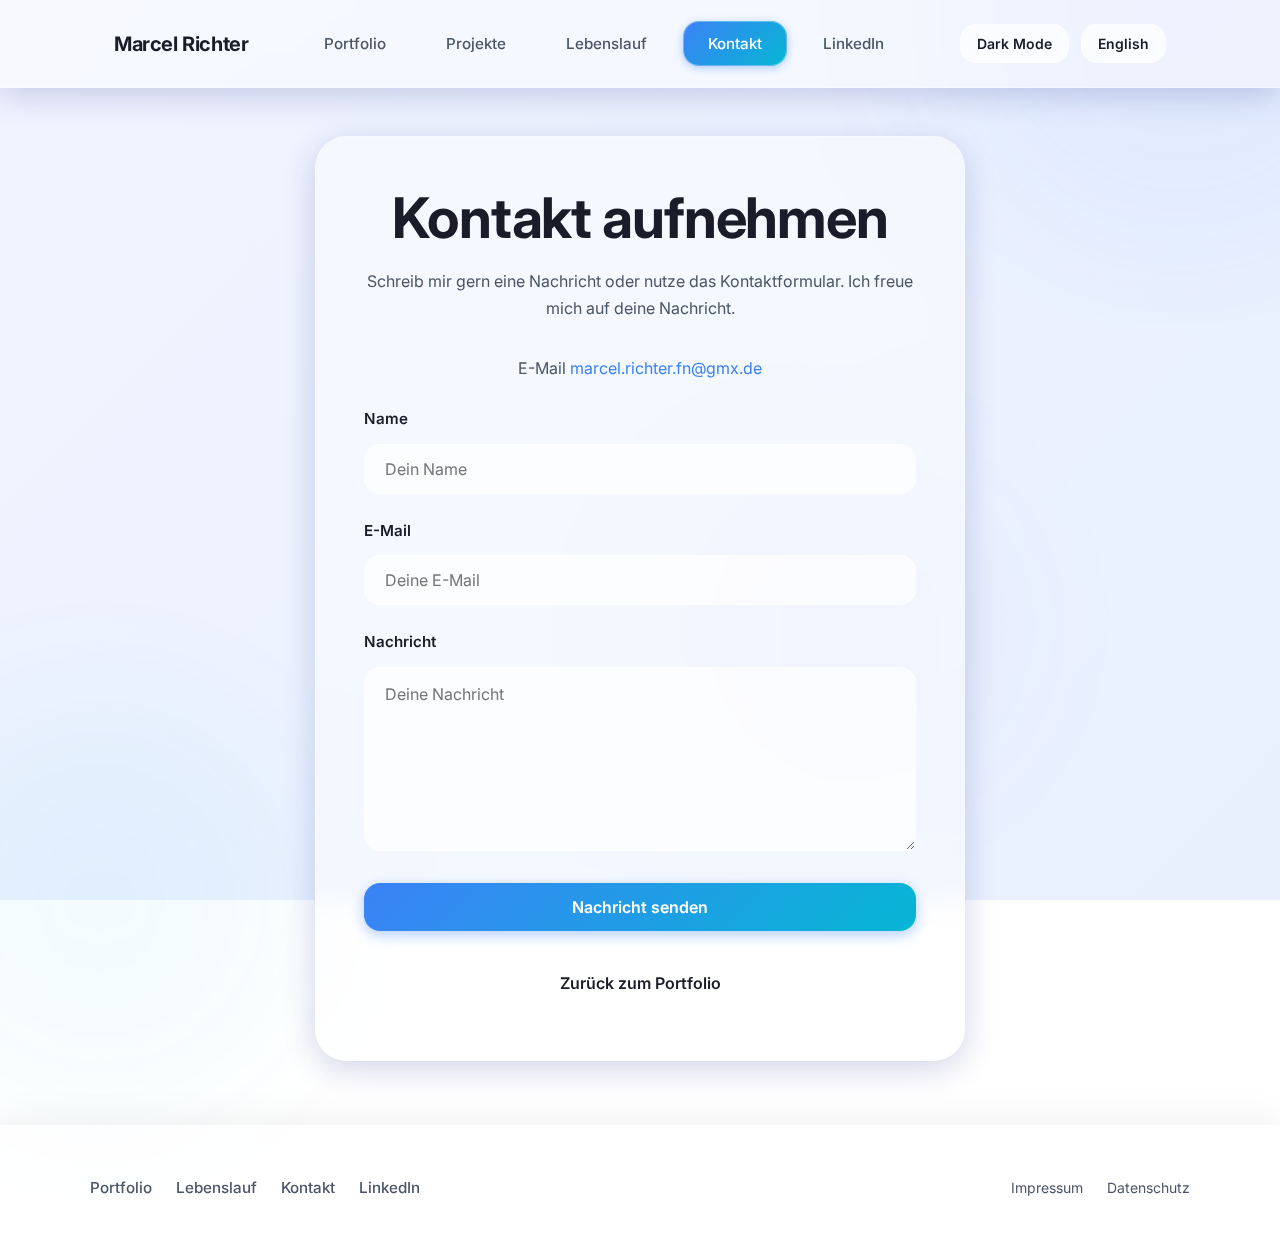
<file: kontakt.html>
<!DOCTYPE html>
<html lang="de">
<head>
  <meta charset="UTF-8">
  <meta name="viewport" content="width=device-width, initial-scale=1.0">
  <title>Kontakt | Marcel Richter</title>
  <meta name="description" content="Kontaktiere Marcel Richter. Schreib mir eine Nachricht oder nutze das Kontaktformular.">
  
  <!-- CSS -->
  <link rel="stylesheet" href="style.css">
</head>
<body>
  <!-- Navigation Header -->
  <header class="site-header">
    <nav class="nav-container">
      <a href="index.html" class="nav-logo">Marcel Richter</a>
      
      <ul class="nav-links">
        <li><a href="index.html" data-i18n="navHome">Start</a></li>
        <li><a href="index.html#projects" data-i18n="navProjects">Projekte</a></li>
        <li><a href="cv.html" data-i18n="navCV">Lebenslauf</a></li>
        <li><a href="kontakt.html" data-i18n="navContact">Kontakt</a></li>
        <li><a href="https://www.linkedin.com/in/marcel-ric/" target="_blank" rel="noopener" data-i18n="navLinkedIn">💼 LinkedIn</a></li>
      </ul>
      
      <div class="nav-controls">
        <button id="darkModeToggle" class="toggle-btn" aria-label="Dark Mode umschalten">🌙 Dark Mode</button>
        <button id="languageToggle" class="toggle-btn" aria-label="Sprache wechseln">🇬🇧 English</button>
      </div>
    </nav>
  </header>

  <!-- Main Content -->
  <main>
    <div class="form-wrapper">
      <h1 data-i18n="contactTitle">📫 Kontakt aufnehmen</h1>
      
      <p class="form-intro" data-i18n="contactIntro">
        Schreib mir gern eine Nachricht oder nutze das Kontaktformular. Ich freue mich auf deine Nachricht.
      </p>

      <p style="text-align: center; margin-bottom: 1.5rem;">
        <span data-i18n="contactEmail">E-Mail:</span> 
        <a href="mailto:marcel.richter.fn@gmx.de">marcel.richter.fn@gmx.de</a>
      </p>

      <form 
        id="kontaktForm" 
        class="contact-form"
        action="https://formsubmit.co/marcel.richter.fn@gmx.de" 
        method="POST"
        novalidate
      >
        <!-- FormSubmit Konfiguration -->
        <input type="hidden" name="_captcha" value="false">
        <input type="hidden" name="_subject" value="Neue Nachricht von der Portfolio Website">
        <input type="hidden" name="_template" value="table">
        <input type="hidden" name="_next" value="https://ma161ric.github.io/Ma161ric/danke.html">

        <!-- Honeypot gegen Spam -->
        <div style="position: absolute; left: -5000px;" aria-hidden="true">
          <label for="website">Website</label>
          <input type="text" id="website" name="_honey" tabindex="-1" autocomplete="off">
        </div>

        <!-- Name -->
        <div>
          <label for="name" data-i18n="contactName">Name</label>
          <input 
            type="text" 
            id="name" 
            name="name" 
            data-i18n-placeholder="contactNamePlaceholder"
            placeholder="Dein Name"
            required 
            autocomplete="name"
          >
        </div>

        <!-- E-Mail -->
        <div>
          <label for="email" data-i18n="contactEmail">E-Mail</label>
          <input 
            type="email" 
            id="email" 
            name="email" 
            data-i18n-placeholder="contactEmailPlaceholder"
            placeholder="Deine E-Mail"
            required 
            autocomplete="email"
          >
        </div>

        <!-- Nachricht -->
        <div>
          <label for="nachricht" data-i18n="contactMessage">Nachricht</label>
          <textarea 
            id="nachricht" 
            name="nachricht" 
            rows="6"            data-i18n-placeholder="contactMessagePlaceholder"
            placeholder="Deine Nachricht"
            required
          ></textarea>
        </div>

        <!-- Submit Button -->
        <button type="submit" id="submitBtn" class="btn btn-primary" data-i18n="contactSubmit">
          📨 Nachricht senden
        </button>

        <!-- Error Message -->
        <div 
          id="errorMessage" 
          class="error-message"
          style="display: none;"
          role="alert" 
          aria-live="polite"
        ></div>

        <!-- Success Message -->
        <div 
          id="successMessage" 
          class="success-message"
          style="display: none;"
          aria-live="polite"
        >
          ✅ Nachricht wurde gesendet. Weiterleitung läuft...
        </div>
      </form>

      <div class="form-actions">
        <a href="index.html" class="btn btn-secondary" data-i18n="contactBackHome">🔙 Zurück zur Startseite</a>
      </div>
    </div>
  </main>

  <!-- Footer -->
  <footer class="site-footer">
    <div class="footer-content">
      <ul class="footer-links">
        <li><a href="index.html" data-i18n="navHome">Start</a></li>
        <li><a href="cv.html" data-i18n="navCV">Lebenslauf</a></li>
        <li><a href="kontakt.html" data-i18n="footerContact">📫 Kontakt</a></li>
        <li><a href="https://www.linkedin.com/in/marcel-ric/" target="_blank" rel="noopener" data-i18n="footerLinkedIn">💼 LinkedIn</a></li>
      </ul>
      <div class="footer-legal">
        <a href="impressum.html" data-i18n="footerImpressum">Impressum</a>
        <a href="datenschutz.html" data-i18n="footerDatenschutz">Datenschutz</a>
      </div>
    </div>
  </footer>

  <!-- Scripts -->
  <script src="script.js"></script>
  
  <!-- Contact Form Handler -->
  <script>
    document.getElementById("kontaktForm").addEventListener("submit", async (e) => {
      e.preventDefault();

      const form = e.target;
      const submitBtn = document.getElementById("submitBtn");
      const errorMessage = document.getElementById("errorMessage");
      const successMessage = document.getElementById("successMessage");

      // Reset messages
      errorMessage.style.display = "none";
      errorMessage.textContent = "";
      successMessage.style.display = "none";

      // Validate form
      if (!form.checkValidity()) {
        const lang = getCurrentLanguage ? getCurrentLanguage() : "de";
        const msg = translations && translations[lang] ? translations[lang].contactValidation : "Bitte prüfe deine Eingaben und fülle alle Pflichtfelder aus.";
        errorMessage.textContent = msg;
        errorMessage.style.display = "block";
        return;
      }

      // Disable button
      submitBtn.disabled = true;
      const lang = getCurrentLanguage ? getCurrentLanguage() : "de";
      const sendingMsg = translations && translations[lang] ? translations[lang].contactSending : "⏳ Wird gesendet...";
      submitBtn.textContent = sendingMsg;

      try {
        const response = await fetch(form.action, {
          method: "POST",
          headers: { 
            "Accept": "application/json" 
          },
          body: new FormData(form)
        });

        if (response.ok) {
          successMessage.style.display = "block";
          // Redirect after 1 second
          setTimeout(() => {
            window.location.href = "danke.html";
          }, 1000);
          return;
        }

        throw new Error("Server error: " + response.status);
      } catch (error) {
        const lang = getCurrentLanguage ? getCurrentLanguage() : "de";
        const errorMsg = translations && translations[lang] ? translations[lang].contactError : "❌ Fehler beim Senden. Bitte versuche es später erneut oder schreibe mir direkt per E-Mail.";
        errorMessage.textContent = errorMsg;
        errorMessage.style.display = "block";

        // Re-enable button
        submitBtn.disabled = false;
        const submitMsg = translations && translations[lang] ? translations[lang].contactSubmit : "📨 Nachricht senden";
        submitBtn.textContent = submitMsg;
      }
    });
  </script>
</body>
</html>
</file>
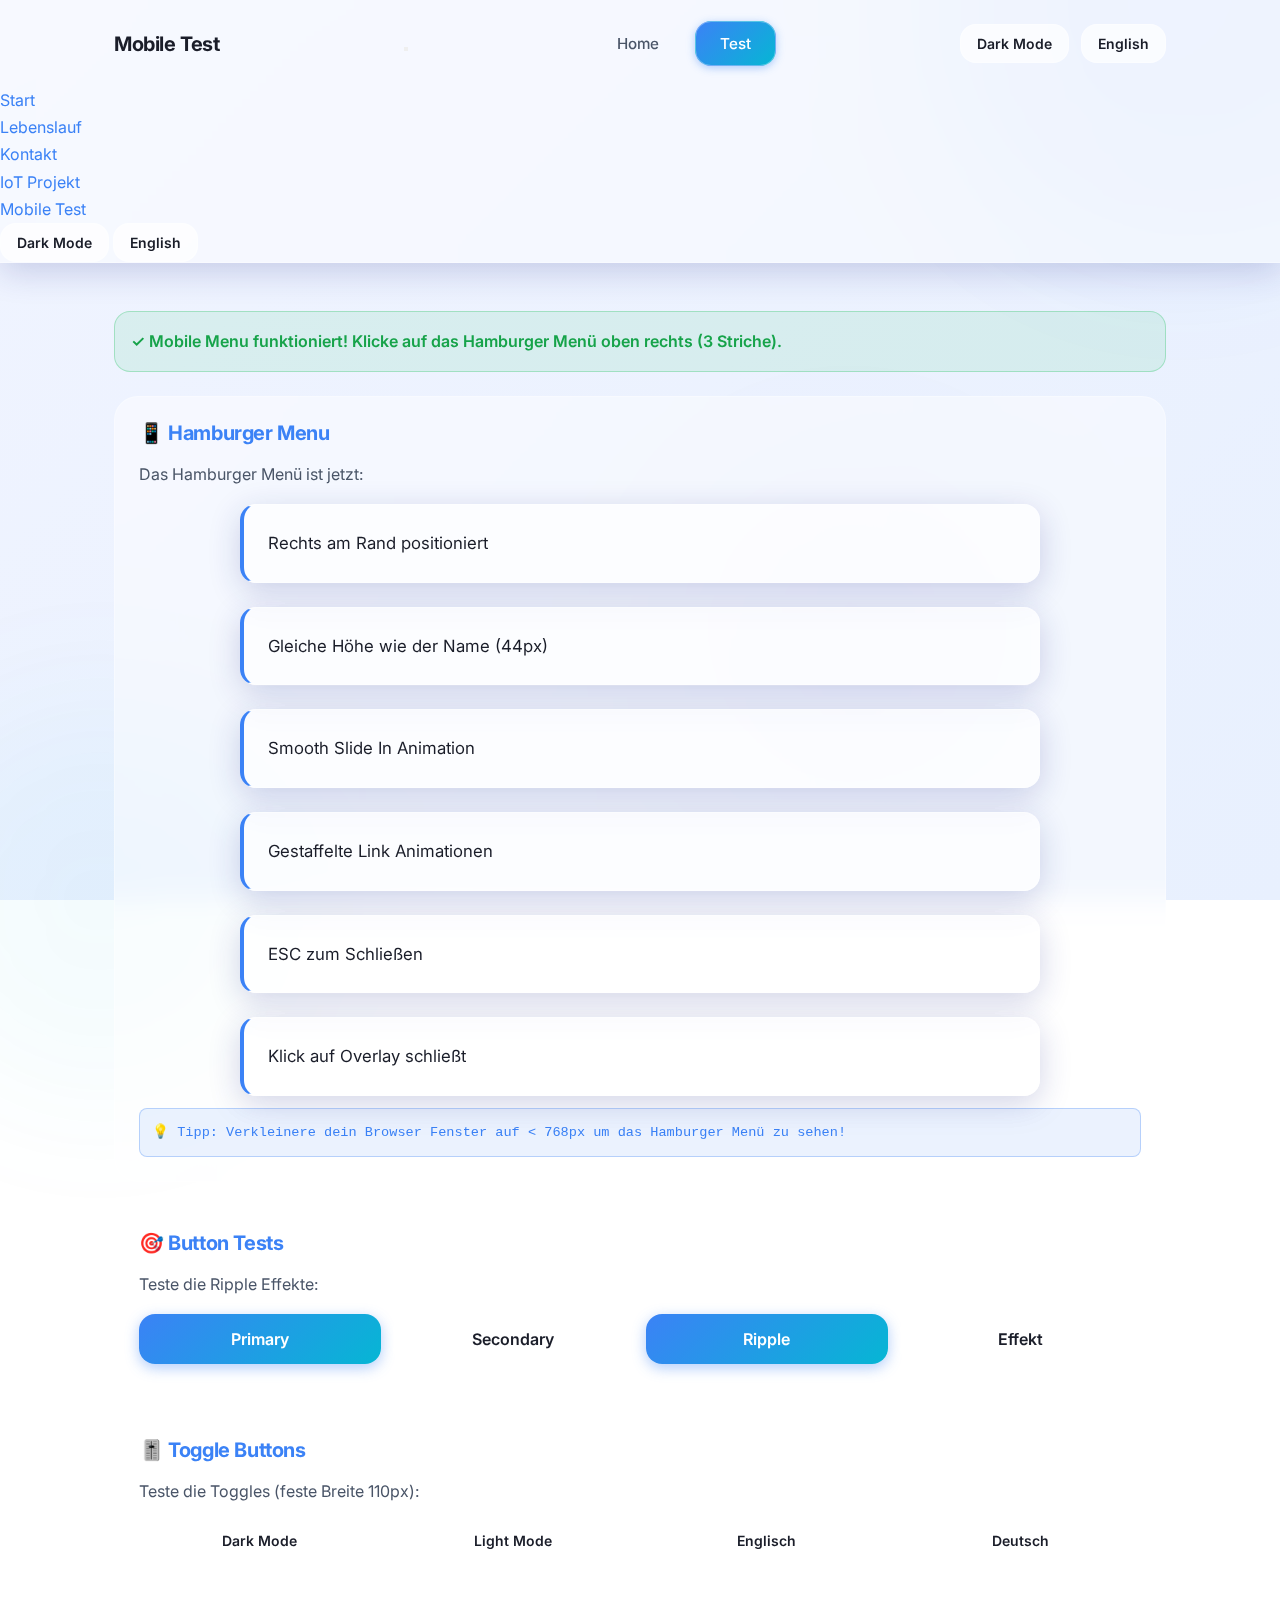
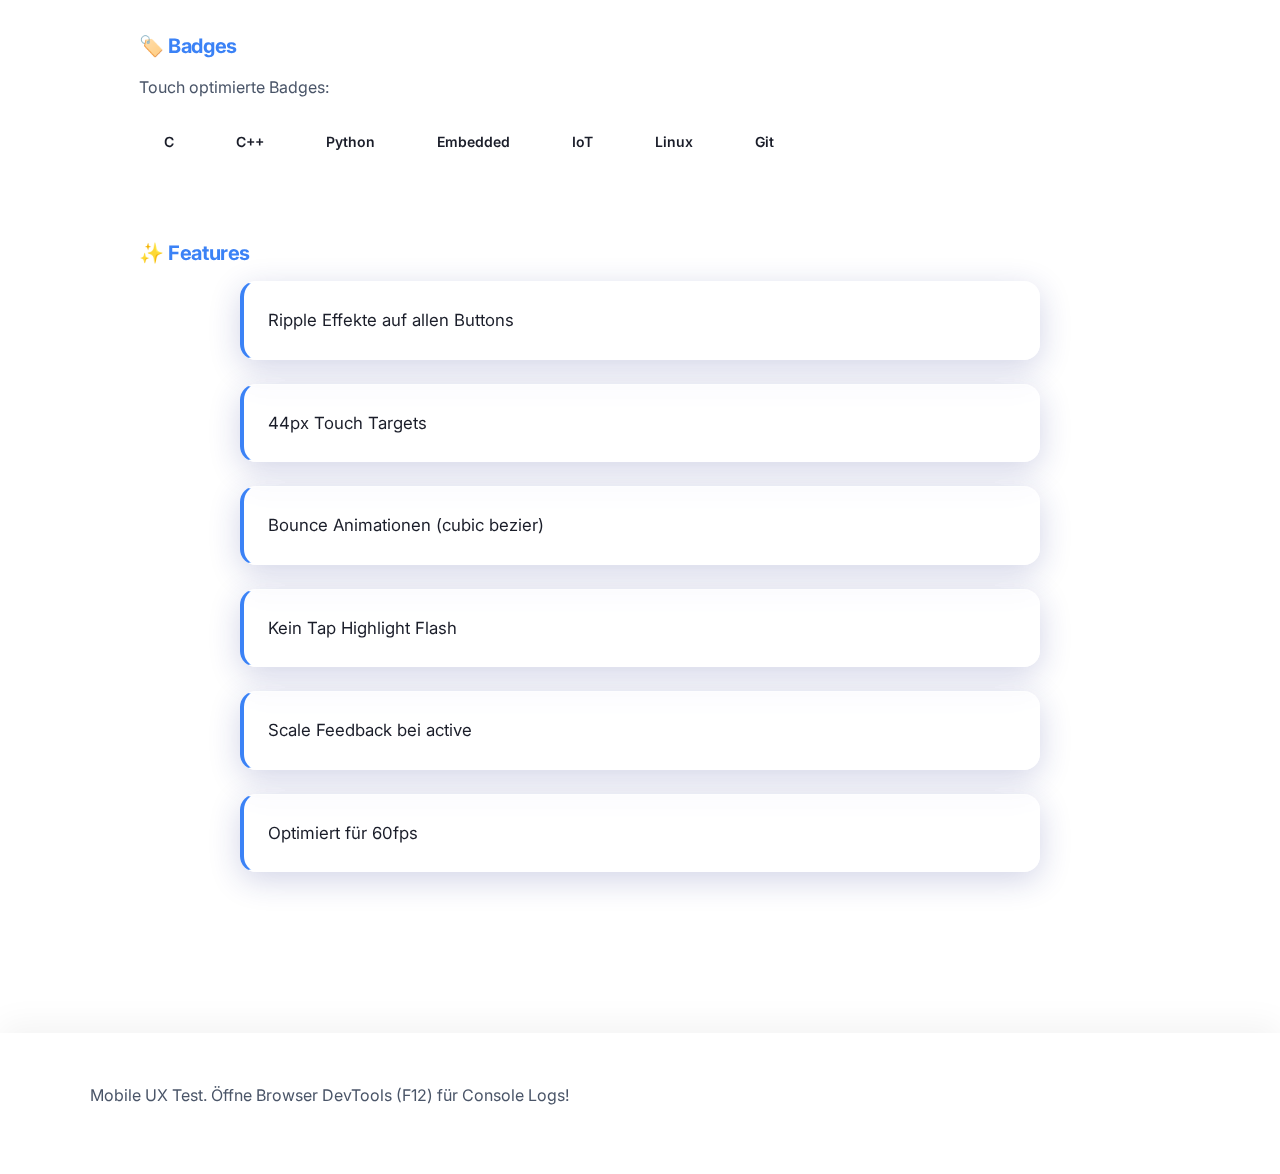
<file: mobile-test.html>
<!DOCTYPE html>
<html lang="de">
<head>
  <meta charset="UTF-8">
  <meta name="viewport" content="width=device-width, initial-scale=1.0">
  <title>Mobile UX Test | Marcel Richter</title>
  <link rel="stylesheet" href="style.css">
  <style>
    .test-section {
      background: var(--glass-bg);
      backdrop-filter: blur(14px);
      border: 1px solid var(--glass-border);
      border-radius: var(--radius-lg);
      padding: var(--spacing-lg);
      margin-bottom: var(--spacing-lg);
    }
    .test-section h2 {
      text-align: left;
      font-size: 1.25rem;
      margin-bottom: var(--spacing-md);
      color: var(--color-primary);
    }
    .button-grid {
      display: grid;
      grid-template-columns: repeat(auto-fit, minmax(120px, 1fr));
      gap: var(--spacing-sm);
      margin-top: var(--spacing-md);
    }
    .badge-grid {
      display: flex;
      flex-wrap: wrap;
      gap: var(--spacing-sm);
      margin-top: var(--spacing-md);
    }
    .status-box {
      background: rgba(34, 197, 94, 0.1);
      border: 1px solid rgba(34, 197, 94, 0.3);
      color: #16a34a;
      padding: var(--spacing-md);
      border-radius: var(--radius-md);
      margin-bottom: var(--spacing-lg);
      font-weight: 600;
    }
    .debug-info {
      background: rgba(59, 130, 246, 0.1);
      border: 1px solid rgba(59, 130, 246, 0.3);
      color: var(--color-primary);
      padding: var(--spacing-sm);
      border-radius: var(--radius-sm);
      font-size: 0.85rem;
      font-family: monospace;
      margin-top: var(--spacing-sm);
    }
  </style>
</head>
<body>
  <header class="site-header">
    <nav class="nav-container">
      <a href="index.html" class="nav-logo">Mobile Test</a>

      <div class="nav-mobile-controls">
        <button id="hamburger" class="hamburger" aria-label="Menu" aria-controls="mobileMenu" aria-expanded="false">
          <span></span>
          <span></span>
          <span></span>
        </button>
      </div>

      <ul class="nav-links">
        <li><a href="index.html">Home</a></li>
        <li><a href="mobile-test.html" class="active">Test</a></li>
      </ul>

      <div class="nav-controls">
        <button id="darkModeToggle" class="toggle-btn">Dark Mode</button>
        <button id="languageToggle" class="toggle-btn">English</button>
      </div>
    </nav>

    <div id="mobileOverlay" class="mobile-overlay"></div>

    <div id="mobileMenu" class="mobile-menu" aria-hidden="true">
      <ul class="mobile-menu-links">
        <li><a href="index.html">Start</a></li>
        <li><a href="cv.html">Lebenslauf</a></li>
        <li><a href="kontakt.html">Kontakt</a></li>
        <li><a href="projekt-iot.html">IoT Projekt</a></li>
        <li><a href="mobile-test.html">Mobile Test</a></li>
      </ul>

      <div class="mobile-controls">
        <button id="mobileDarkToggle" class="toggle-btn">Dark Mode</button>
        <button id="mobileLangToggle" class="toggle-btn">English</button>
      </div>
    </div>
  </header>

  <main class="content">
    <div class="status-box">
      ✓ Mobile Menu funktioniert! Klicke auf das Hamburger Menü oben rechts (3 Striche).
    </div>

    <div class="test-section">
      <h2>📱 Hamburger Menu</h2>
      <p>Das Hamburger Menü ist jetzt:</p>
      <ul class="bullets">
        <li>Rechts am Rand positioniert</li>
        <li>Gleiche Höhe wie der Name (44px)</li>
        <li>Smooth Slide In Animation</li>
        <li>Gestaffelte Link Animationen</li>
        <li>ESC zum Schließen</li>
        <li>Klick auf Overlay schließt</li>
      </ul>
      <div class="debug-info">
        💡 Tipp: Verkleinere dein Browser Fenster auf &lt; 768px um das Hamburger Menü zu sehen!
      </div>
    </div>

    <div class="test-section">
      <h2>🎯 Button Tests</h2>
      <p>Teste die Ripple Effekte:</p>
      <div class="button-grid">
        <button class="btn btn-primary">Primary</button>
        <button class="btn btn-secondary">Secondary</button>
        <button class="btn btn-primary">Ripple</button>
        <button class="btn btn-secondary">Effekt</button>
      </div>
    </div>

    <div class="test-section">
      <h2>🎚️ Toggle Buttons</h2>
      <p>Teste die Toggles (feste Breite 110px):</p>
      <div class="button-grid">
        <button class="toggle-btn" onclick="alert('Toggle 1')">Dark Mode</button>
        <button class="toggle-btn" onclick="alert('Toggle 2')">Light Mode</button>
        <button class="toggle-btn" onclick="alert('Toggle 3')">English</button>
        <button class="toggle-btn" onclick="alert('Toggle 4')">Deutsch</button>
      </div>
    </div>

    <div class="test-section">
      <h2>🏷️ Badges</h2>
      <p>Touch optimierte Badges:</p>
      <div class="badge-grid">
        <span class="badge">C</span>
        <span class="badge">C++</span>
        <span class="badge">Python</span>
        <span class="badge">Embedded</span>
        <span class="badge">IoT</span>
        <span class="badge">Linux</span>
        <span class="badge">Git</span>
      </div>
    </div>

    <div class="test-section">
      <h2>✨ Features</h2>
      <ul class="bullets">
        <li>Ripple Effekte auf allen Buttons</li>
        <li>44px Touch Targets</li>
        <li>Bounce Animationen (cubic bezier)</li>
        <li>Kein Tap Highlight Flash</li>
        <li>Scale Feedback bei active</li>
        <li>Optimiert für 60fps</li>
      </ul>
    </div>
  </main>

  <footer class="site-footer">
    <div class="footer-content">
      <p style="text-align: center;">Mobile UX Test. Öffne Browser DevTools (F12) für Console Logs!</p>
    </div>
  </footer>

  <script src="script.js"></script>
</body>
</html>
</file>
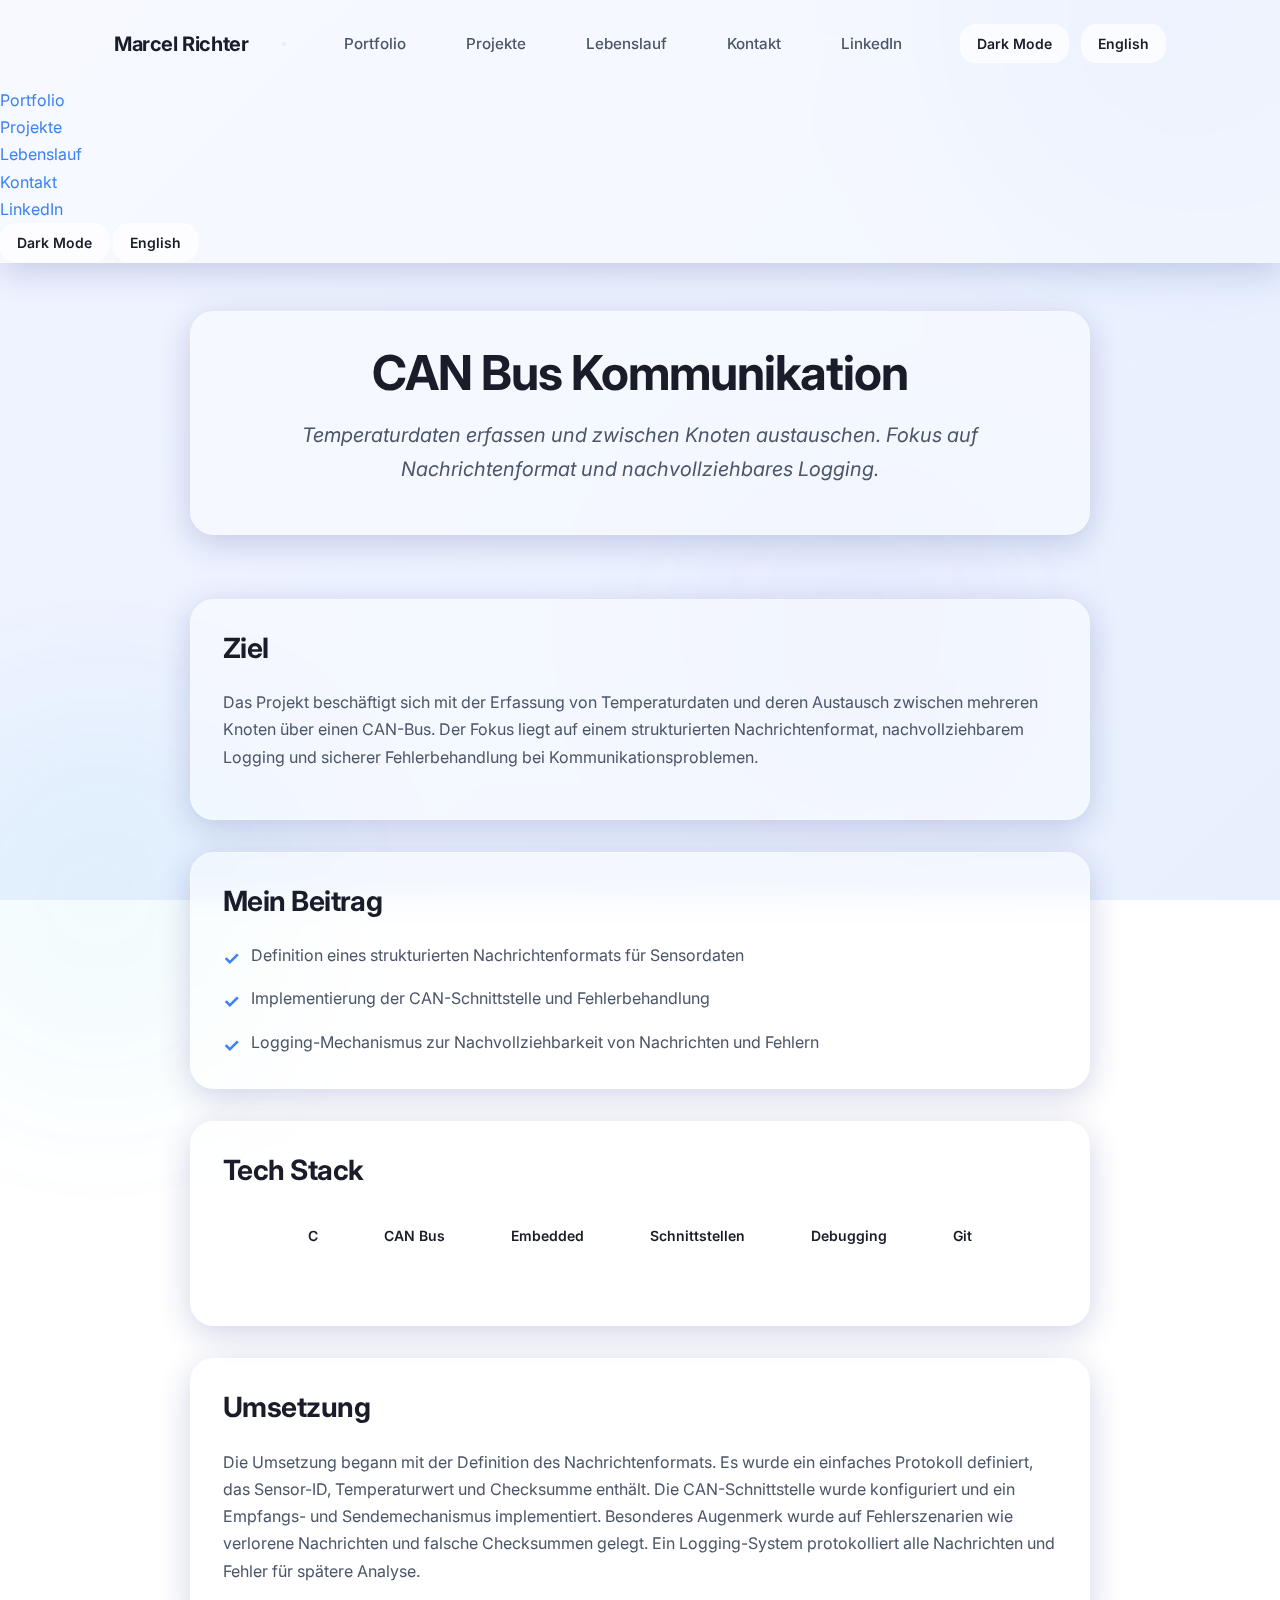
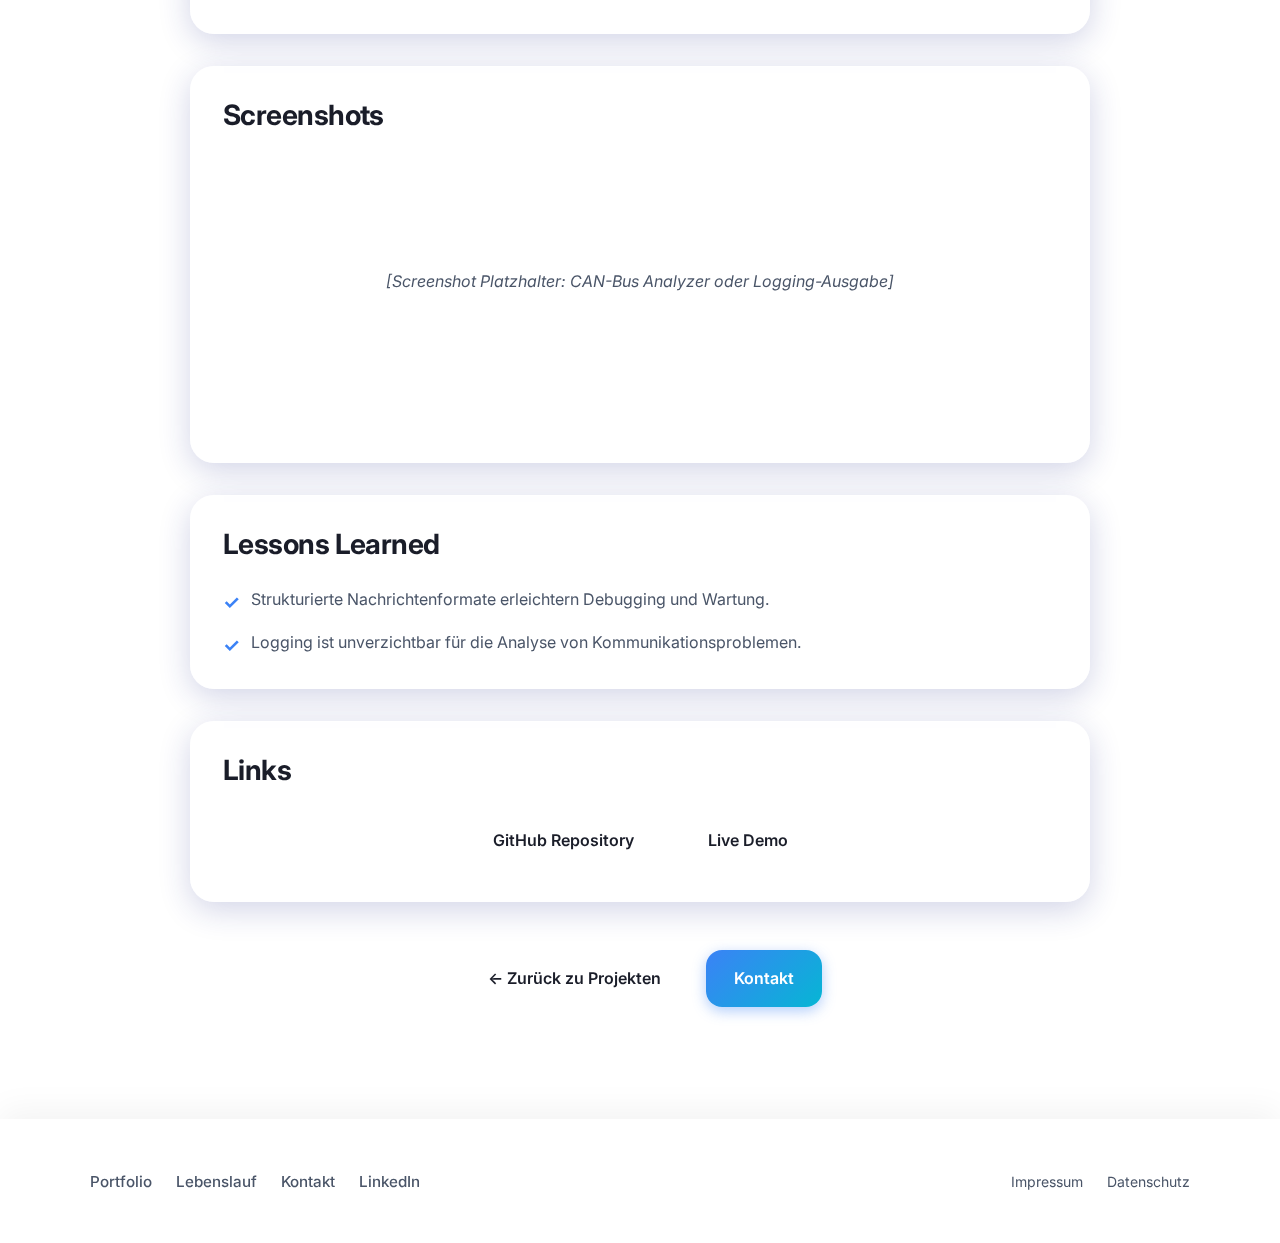
<file: projekt-can.html>
<!DOCTYPE html>
<html lang="de">
<head>
  <meta charset="UTF-8">
  <meta name="viewport" content="width=device-width, initial-scale=1.0">
  <title>CAN Bus Kommunikation | Marcel Richter</title>
  <meta name="description" content="CAN Bus Projekt: Temperaturdaten erfassen und zwischen Knoten austauschen mit nachvollziehbarem Logging.">
  
  <!-- CSS -->
  <link rel="stylesheet" href="style.css">
  <link href="https://unpkg.com/aos@2.3.4/dist/aos.css" rel="stylesheet">
</head>
<body>
  <!-- Navigation Header -->
  <header class="site-header">
    <nav class="nav-container">
      <a href="index.html" class="nav-logo">Marcel Richter</a>
      
      <!-- Hamburger Menu Button (Mobile) -->
      <button id="hamburger" class="hamburger" aria-label="Menu">
        <span></span>
        <span></span>
        <span></span>
      </button>
      
      <!-- Desktop Navigation -->
      <ul class="nav-links">
        <li><a href="index.html" data-i18n="navHome">Start</a></li>
        <li><a href="index.html#projects" data-i18n="navProjects">Projekte</a></li>
        <li><a href="cv.html" data-i18n="navCV">Lebenslauf</a></li>
        <li><a href="kontakt.html" data-i18n="navContact">Kontakt</a></li>
        <li><a href="https://www.linkedin.com/in/marcel-ric/" target="_blank" rel="noopener" data-i18n="navLinkedIn">LinkedIn</a></li>
      </ul>
      
      <!-- Desktop Controls -->
      <div class="nav-controls">
        <button id="darkModeToggle" class="toggle-btn" aria-label="Dark Mode umschalten">Dark Mode</button>
        <button id="languageToggle" class="toggle-btn" aria-label="Sprache wechseln">English</button>
      </div>
    </nav>
    
    <!-- Mobile Menu Overlay -->
    <div id="mobileOverlay" class="mobile-overlay"></div>
    
    <!-- Mobile Menu -->
    <div id="mobileMenu" class="mobile-menu">
      <ul class="mobile-menu-links">
        <li><a href="index.html" data-i18n="navHome">Start</a></li>
        <li><a href="index.html#projects" data-i18n="navProjects">Projekte</a></li>
        <li><a href="cv.html" data-i18n="navCV">Lebenslauf</a></li>
        <li><a href="kontakt.html" data-i18n="navContact">Kontakt</a></li>
        <li><a href="https://www.linkedin.com/in/marcel-ric/" target="_blank" rel="noopener" data-i18n="navLinkedIn">LinkedIn</a></li>
      </ul>
      
      <div class="mobile-controls">
        <button id="mobileDarkToggle" class="toggle-btn" aria-label="Dark Mode umschalten">Dark Mode</button>
        <button id="mobileLangToggle" class="toggle-btn" aria-label="Sprache wechseln">English</button>
      </div>
    </div>
  </header>

  <!-- Main Content -->
  <main class="content">
    <article class="project-detail" data-aos="fade-up">
      <!-- Project Header -->
      <header class="project-header">
        <h1 data-i18n="projectCANTitle">CAN Bus Kommunikation</h1>
        <p class="project-oneliner" data-i18n="projectCANSummary">Temperaturdaten erfassen und zwischen Knoten austauschen. Fokus auf Nachrichtenformat und nachvollziehbares Logging.</p>
      </header>

      <!-- Ziel -->
      <section class="project-section">
        <h2 data-i18n="projectGoalTitle">Ziel</h2>
        <p data-i18n="projectCANGoal">Das Projekt beschäftigt sich mit der Erfassung von Temperaturdaten und deren Austausch zwischen mehreren Knoten über einen CAN-Bus. Der Fokus liegt auf einem strukturierten Nachrichtenformat, nachvollziehbarem Logging und sicherer Fehlerbehandlung bei Kommunikationsproblemen.</p>
      </section>

      <!-- Mein Beitrag -->
      <section class="project-section">
        <h2 data-i18n="projectContributionTitle">Mein Beitrag</h2>
        <ul>
          <li data-i18n="projectCANContrib1">Definition eines strukturierten Nachrichtenformats für Sensordaten</li>
          <li data-i18n="projectCANContrib2">Implementierung der CAN-Schnittstelle und Fehlerbehandlung</li>
          <li data-i18n="projectCANContrib3">Logging-Mechanismus zur Nachvollziehbarkeit von Nachrichten und Fehlern</li>
        </ul>
      </section>

      <!-- Tech Stack -->
      <section class="project-section">
        <h2 data-i18n="projectTechTitle">Tech Stack</h2>
        <div class="badges">
          <span class="badge">C</span>
          <span class="badge">CAN Bus</span>
          <span class="badge">Embedded</span>
          <span class="badge">Schnittstellen</span>
          <span class="badge">Debugging</span>
          <span class="badge">Git</span>
        </div>
      </section>

      <!-- Umsetzung -->
      <section class="project-section">
        <h2 data-i18n="projectImplementationTitle">Umsetzung</h2>
        <p data-i18n="projectCANImplementation">Die Umsetzung begann mit der Definition des Nachrichtenformats. Es wurde ein einfaches Protokoll definiert, das Sensor-ID, Temperaturwert und Checksumme enthält. Die CAN-Schnittstelle wurde konfiguriert und ein Empfangs- und Sendemechanismus implementiert. Besonderes Augenmerk wurde auf Fehlerszenarien wie verlorene Nachrichten und falsche Checksummen gelegt. Ein Logging-System protokolliert alle Nachrichten und Fehler für spätere Analyse.</p>
      </section>

      <!-- Screenshots -->
      <section class="project-section">
        <h2 data-i18n="projectScreenshotsTitle">Screenshots</h2>
        <div class="project-screenshot">
          [Screenshot Platzhalter: CAN-Bus Analyzer oder Logging-Ausgabe]
        </div>
      </section>

      <!-- Lessons Learned -->
      <section class="project-section">
        <h2 data-i18n="projectLessonsTitle">Lessons Learned</h2>
        <ul>
          <li data-i18n="projectCANLesson1">Strukturierte Nachrichtenformate erleichtern Debugging und Wartung.</li>
          <li data-i18n="projectCANLesson2">Logging ist unverzichtbar für die Analyse von Kommunikationsproblemen.</li>
        </ul>
      </section>

      <!-- Links -->
      <section class="project-section">
        <h2 data-i18n="projectLinksTitle">Links</h2>
        <div class="project-links">
          <a href="#" class="btn btn-secondary" data-i18n="projectRepo">GitHub Repository</a>
          <a href="#" class="btn btn-secondary" data-i18n="projectDemo">Live Demo</a>
        </div>
      </section>

      <!-- Navigation -->
      <nav class="project-nav">
        <a href="index.html#projects" class="btn btn-secondary" data-i18n="projectBackToProjects">← Zurück zu Projekten</a>
        <a href="kontakt.html" class="btn btn-primary" data-i18n="projectContactCTA">Kontakt</a>
      </nav>
    </article>
  </main>

  <!-- Footer -->
  <footer class="site-footer">
    <div class="footer-content">
      <ul class="footer-links">
        <li><a href="index.html" data-i18n="navHome">Start</a></li>
        <li><a href="cv.html" data-i18n="navCV">Lebenslauf</a></li>
        <li><a href="kontakt.html" data-i18n="footerContact">Kontakt</a></li>
        <li><a href="https://www.linkedin.com/in/marcel-ric/" target="_blank" rel="noopener" data-i18n="footerLinkedIn">LinkedIn</a></li>
      </ul>
      <div class="footer-legal">
        <a href="impressum.html" data-i18n="footerImpressum">Impressum</a>
        <a href="datenschutz.html" data-i18n="footerDatenschutz">Datenschutz</a>
      </div>
    </div>
  </footer>

  <!-- Scripts -->
  <script src="https://unpkg.com/aos@2.3.4/dist/aos.js"></script>
  <script src="script.js"></script>
</body>
</html>
</file>
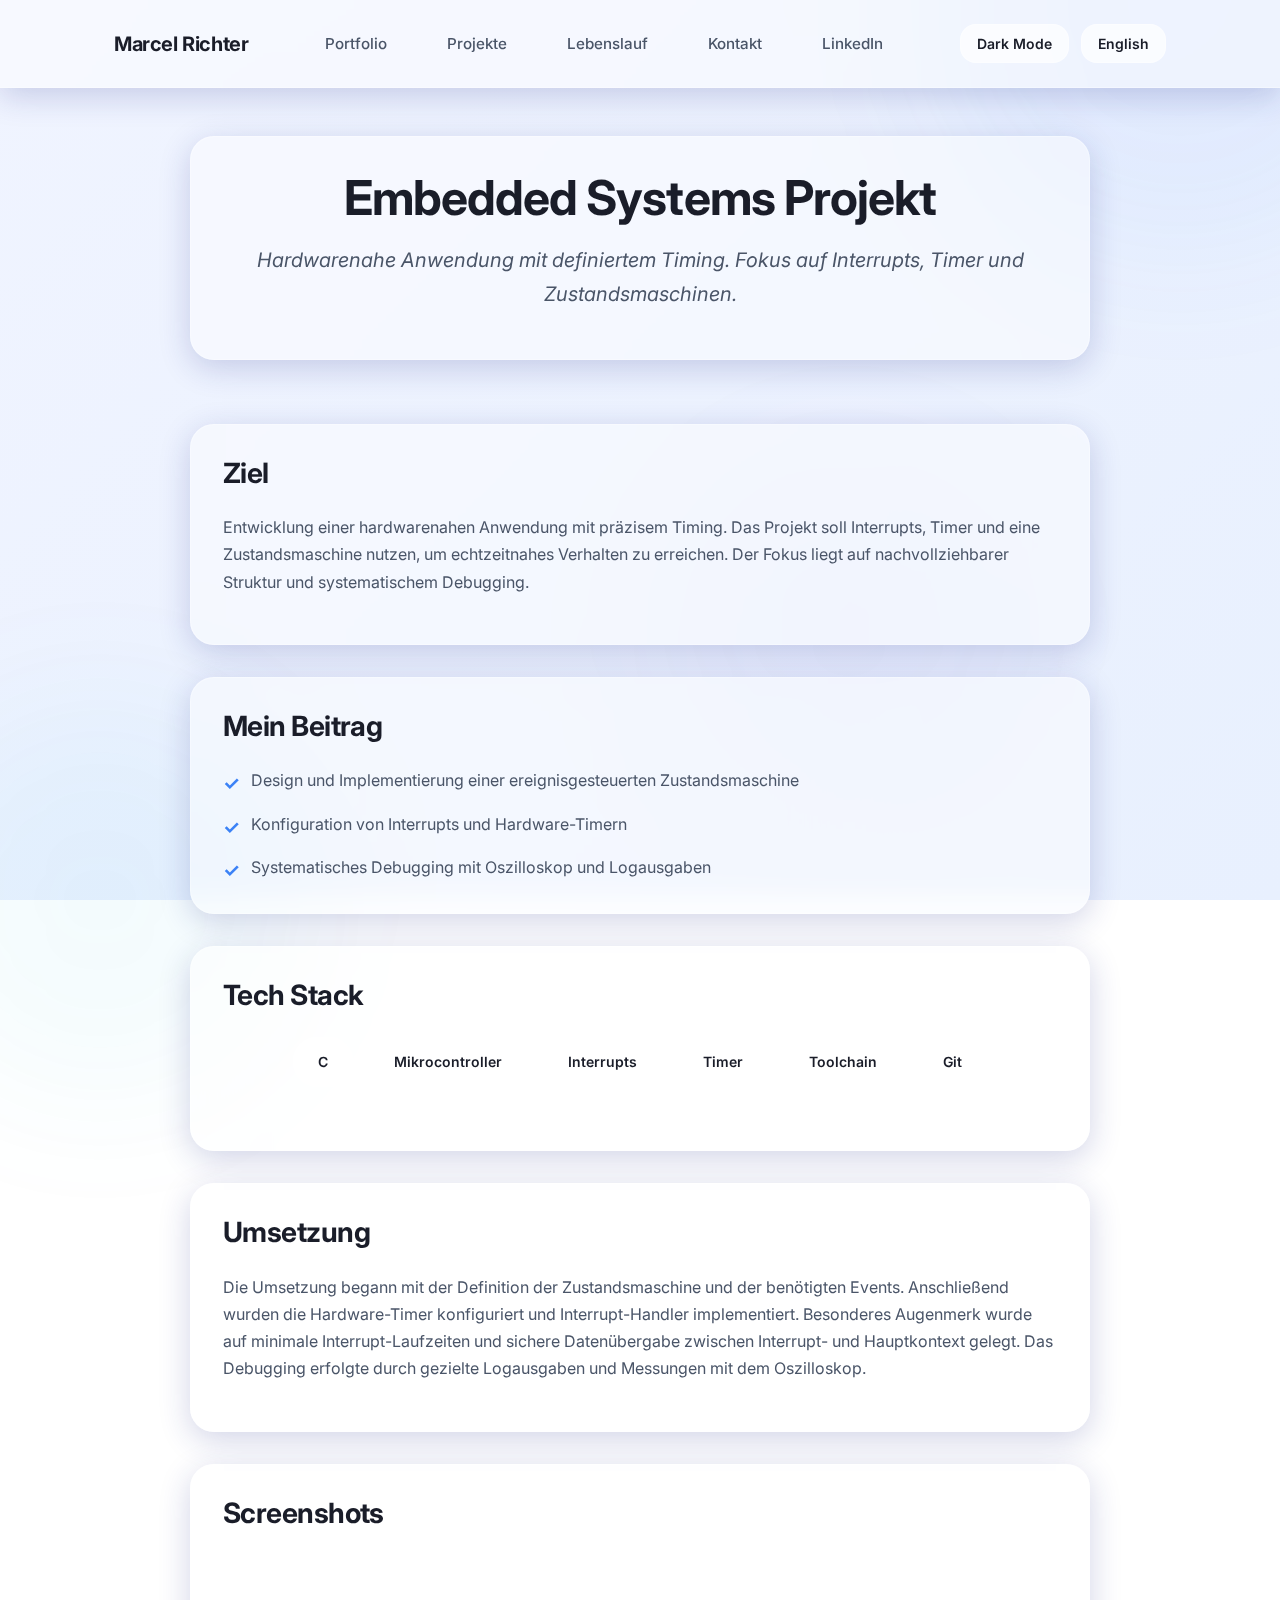
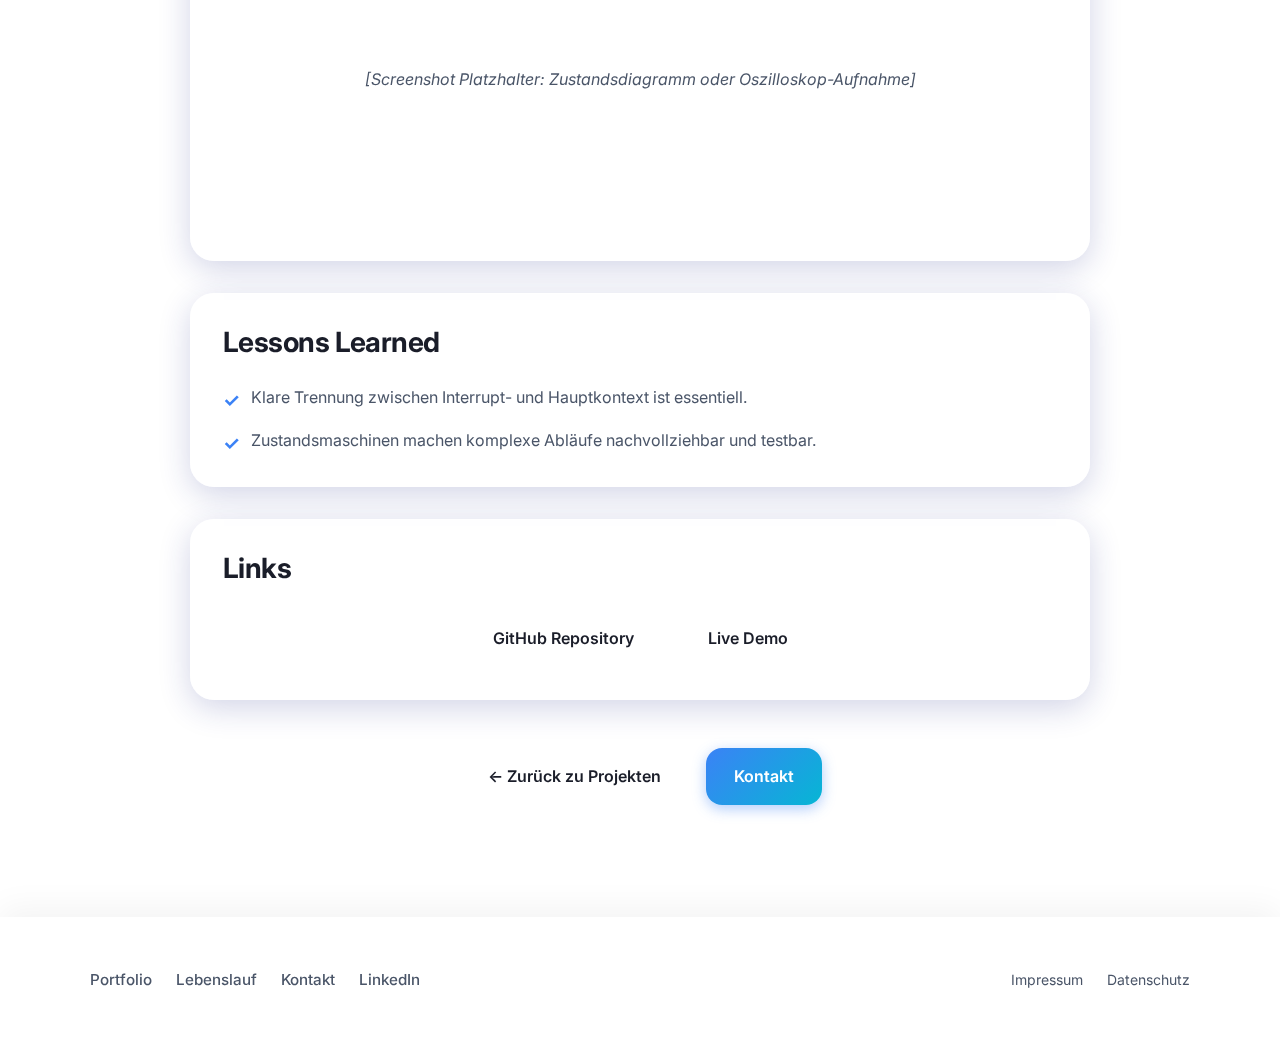
<file: projekt-embedded.html>
<!DOCTYPE html>
<html lang="de">
<head>
  <meta charset="UTF-8">
  <meta name="viewport" content="width=device-width, initial-scale=1.0">
  <title>Embedded Systems Projekt | Marcel Richter</title>
  <meta name="description" content="Embedded Systems Projekt: Hardwarenahe Anwendung mit Interrupts, Timer und Zustandsmaschine.">
  
  <!-- CSS -->
  <link rel="stylesheet" href="style.css">
  <link href="https://unpkg.com/aos@2.3.4/dist/aos.css" rel="stylesheet">
</head>
<body>
  <!-- Navigation Header -->
  <header class="site-header">
    <nav class="nav-container">
      <a href="index.html" class="nav-logo">Marcel Richter</a>
      
      <ul class="nav-links">
        <li><a href="index.html" data-i18n="navHome">Start</a></li>
        <li><a href="index.html#projects" data-i18n="navProjects">Projekte</a></li>
        <li><a href="cv.html" data-i18n="navCV">Lebenslauf</a></li>
        <li><a href="kontakt.html" data-i18n="navContact">Kontakt</a></li>
        <li><a href="https://www.linkedin.com/in/marcel-ric/" target="_blank" rel="noopener" data-i18n="navLinkedIn">💼 LinkedIn</a></li>
      </ul>
      
      <div class="nav-controls">
        <button id="darkModeToggle" class="toggle-btn" aria-label="Dark Mode umschalten">🌙 Dark Mode</button>
        <button id="languageToggle" class="toggle-btn" aria-label="Sprache wechseln">🇬🇧 English</button>
      </div>
    </nav>
  </header>

  <!-- Main Content -->
  <main class="content">
    <article class="project-detail" data-aos="fade-up">
      <!-- Project Header -->
      <header class="project-header">
        <h1>Embedded Systems Projekt</h1>
        <p class="project-oneliner">Hardwarenahe Anwendung mit definiertem Timing. Fokus auf Interrupts, Timer und Zustandsmaschinen.</p>
      </header>

      <!-- Ziel -->
      <section class="project-section">
        <h2 data-i18n="projectGoalTitle">🎯 Ziel</h2>
        <p>Entwicklung einer hardwarenahen Anwendung mit präzisem Timing. Das Projekt soll Interrupts, Timer und eine Zustandsmaschine nutzen, um echtzeitnahes Verhalten zu erreichen. Der Fokus liegt auf nachvollziehbarer Struktur und systematischem Debugging.</p>
      </section>

      <!-- Mein Beitrag -->
      <section class="project-section">
        <h2 data-i18n="projectContributionTitle">🔧 Mein Beitrag</h2>
        <ul>
          <li>Design und Implementierung einer ereignisgesteuerten Zustandsmaschine</li>
          <li>Konfiguration von Interrupts und Hardware-Timern</li>
          <li>Systematisches Debugging mit Oszilloskop und Logausgaben</li>
        </ul>
      </section>

      <!-- Tech Stack -->
      <section class="project-section">
        <h2 data-i18n="projectTechTitle">💻 Tech Stack</h2>
        <div class="badges">
          <span class="badge">C</span>
          <span class="badge">Mikrocontroller</span>
          <span class="badge">Interrupts</span>
          <span class="badge">Timer</span>
          <span class="badge">Toolchain</span>
          <span class="badge">Git</span>
        </div>
      </section>

      <!-- Umsetzung -->
      <section class="project-section">
        <h2 data-i18n="projectImplementationTitle">⚙️ Umsetzung</h2>
        <p>Die Umsetzung begann mit der Definition der Zustandsmaschine und der benötigten Events. Anschließend wurden die Hardware-Timer konfiguriert und Interrupt-Handler implementiert. Besonderes Augenmerk wurde auf minimale Interrupt-Laufzeiten und sichere Datenübergabe zwischen Interrupt- und Hauptkontext gelegt. Das Debugging erfolgte durch gezielte Logausgaben und Messungen mit dem Oszilloskop.</p>
      </section>

      <!-- Screenshots -->
      <section class="project-section">
        <h2 data-i18n="projectScreenshotsTitle">📸 Screenshots</h2>
        <div class="project-screenshot">
          [Screenshot Platzhalter: Zustandsdiagramm oder Oszilloskop-Aufnahme]
        </div>
      </section>

      <!-- Lessons Learned -->
      <section class="project-section">
        <h2 data-i18n="projectLessonsTitle">📚 Lessons Learned</h2>
        <ul>
          <li>Klare Trennung zwischen Interrupt- und Hauptkontext ist essentiell.</li>
          <li>Zustandsmaschinen machen komplexe Abläufe nachvollziehbar und testbar.</li>
        </ul>
      </section>

      <!-- Links -->
      <section class="project-section">
        <h2 data-i18n="projectLinksTitle">🔗 Links</h2>
        <div class="project-links">
          <a href="#" class="btn btn-secondary" data-i18n="projectRepo">GitHub Repository</a>
          <a href="#" class="btn btn-secondary" data-i18n="projectDemo">Live Demo</a>
        </div>
      </section>

      <!-- Navigation -->
      <nav class="project-nav">
        <a href="index.html#projects" class="btn btn-secondary" data-i18n="projectBackToProjects">← Zurück zu Projekten</a>
        <a href="kontakt.html" class="btn btn-primary" data-i18n="projectContactCTA">📫 Kontakt</a>
      </nav>
    </article>
  </main>

  <!-- Footer -->
  <footer class="site-footer">
    <div class="footer-content">
      <ul class="footer-links">
        <li><a href="index.html" data-i18n="navHome">Start</a></li>
        <li><a href="cv.html" data-i18n="navCV">Lebenslauf</a></li>
        <li><a href="kontakt.html" data-i18n="footerContact">📫 Kontakt</a></li>
        <li><a href="https://www.linkedin.com/in/marcel-ric/" target="_blank" rel="noopener" data-i18n="footerLinkedIn">💼 LinkedIn</a></li>
      </ul>
      <div class="footer-legal">
        <a href="impressum.html" data-i18n="footerImpressum">Impressum</a>
        <a href="datenschutz.html" data-i18n="footerDatenschutz">Datenschutz</a>
      </div>
    </div>
  </footer>

  <!-- Scripts -->
  <script src="https://unpkg.com/aos@2.3.4/dist/aos.js"></script>
  <script src="script.js"></script>
</body>
</html>
</file>
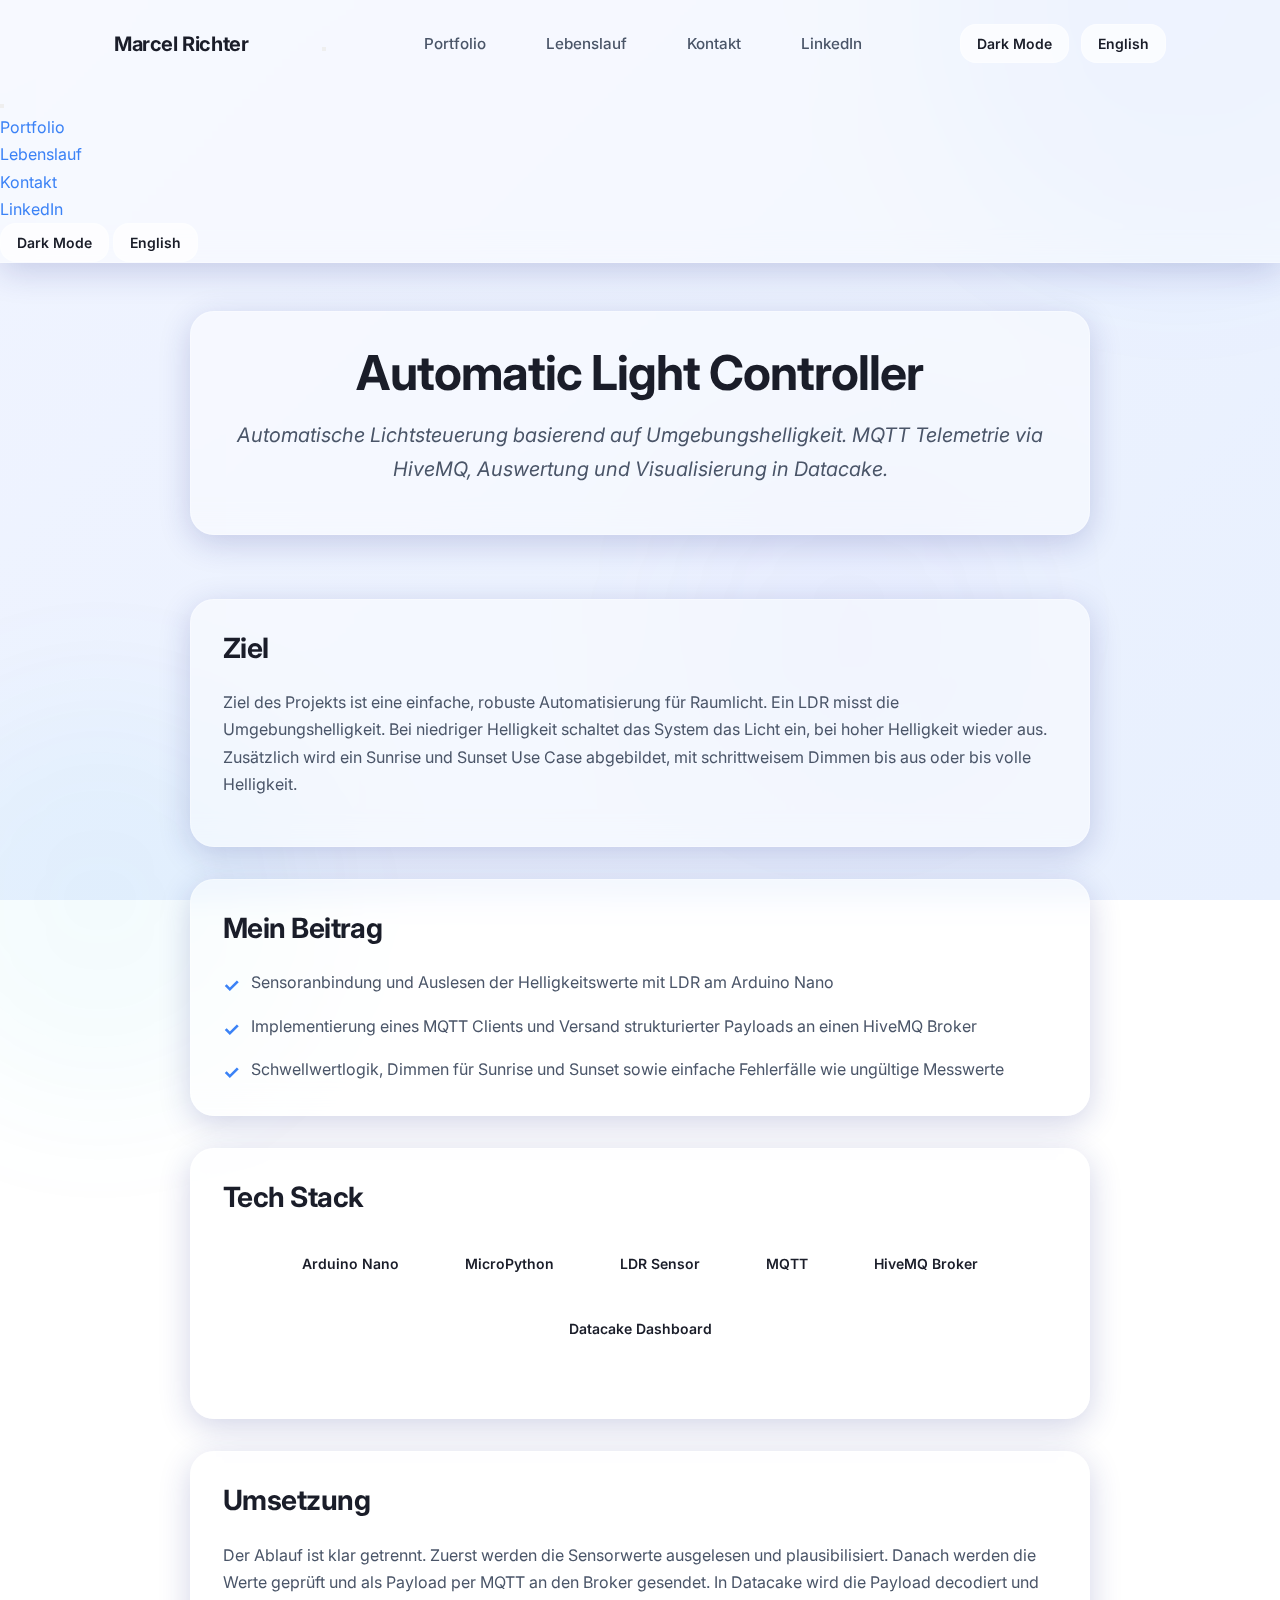
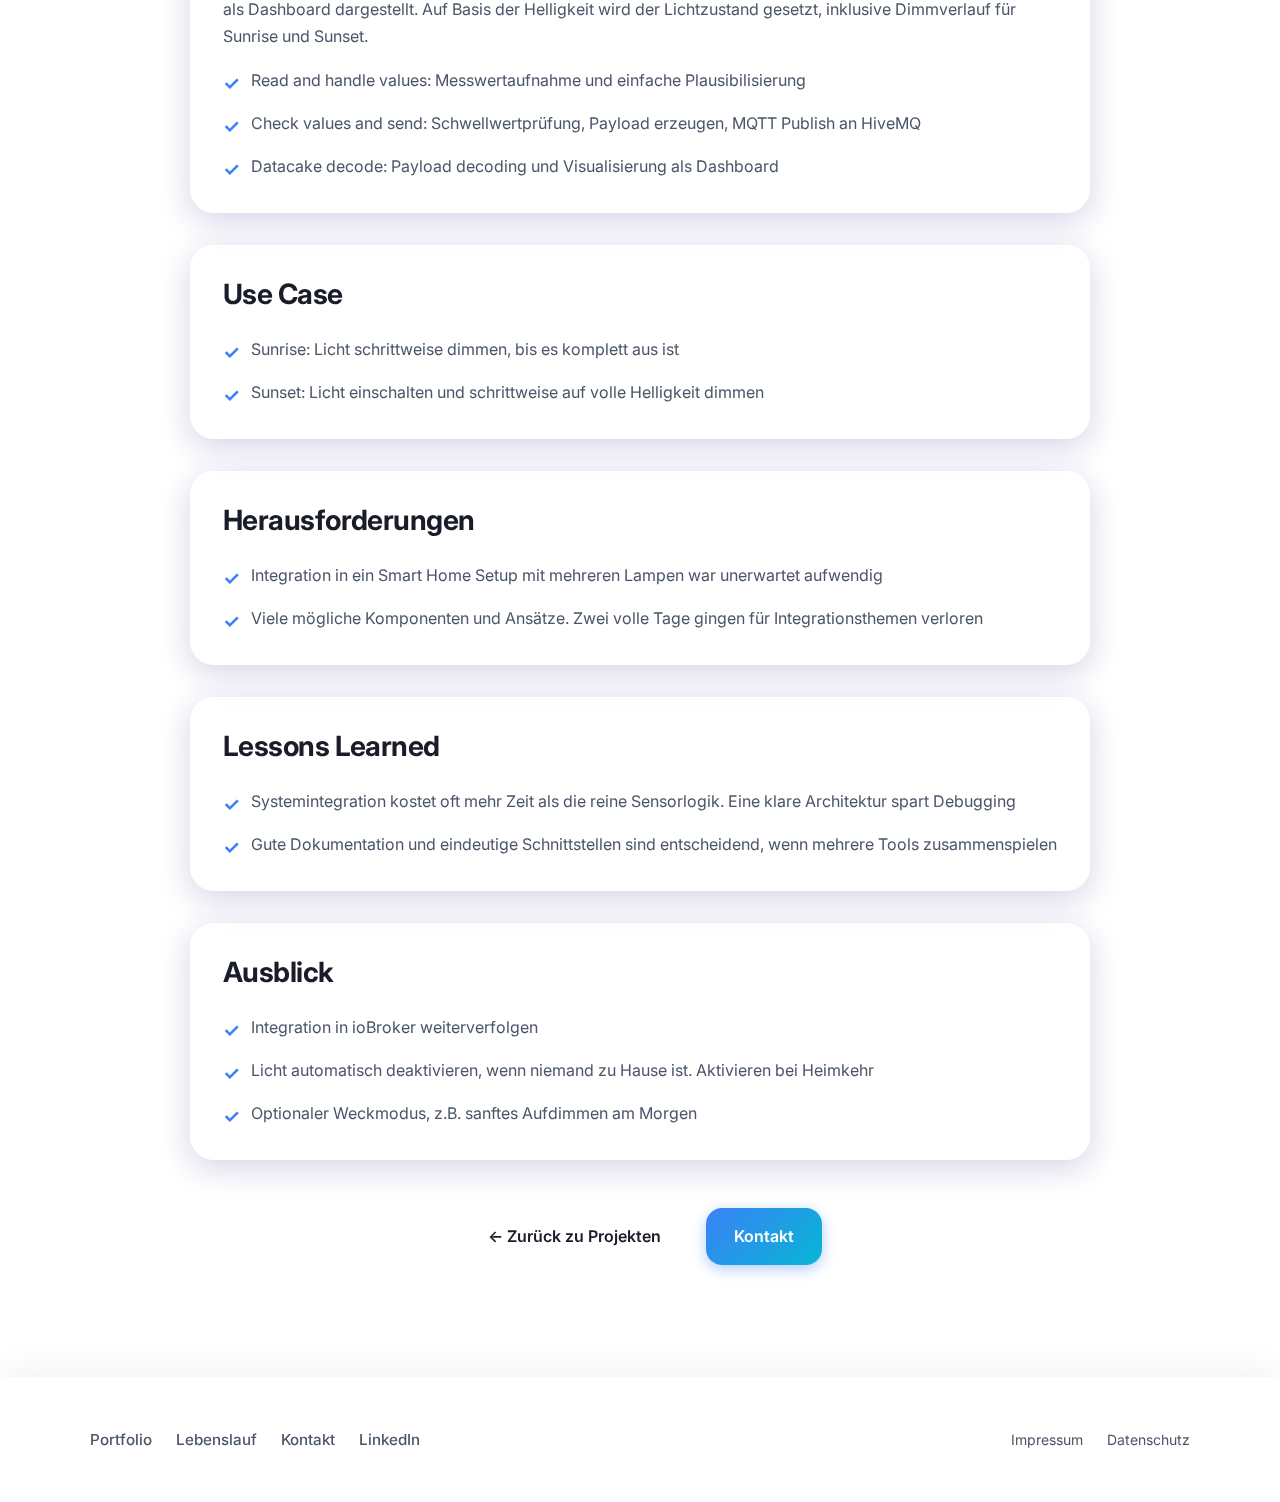
<file: projekt-iot.html>
<!DOCTYPE html>
<html lang="de">
<head>
  <meta charset="UTF-8">
  <meta name="viewport" content="width=device-width, initial-scale=1.0">
  <title>Automatic Light Controller | Marcel Richter</title>
  <meta name="description" content="Automatic Light Controller: LDR misst Helligkeit, Arduino Nano sendet Daten per MQTT an HiveMQ, Datacake visualisiert und steuert Lichtzustände.">
  <link rel="icon" href="data:image/svg+xml,<svg xmlns='http://www.w3.org/2000/svg' viewBox='0 0 100 100'><rect width='100' height='100' fill='%23312e81'/><text x='50' y='65' font-size='48' font-weight='bold' fill='%23818cf8' text-anchor='middle' font-family='Arial, sans-serif'>MR</text></svg>">

  <!-- CSS -->
  <link rel="stylesheet" href="style.css">
  <link href="https://unpkg.com/aos@2.3.4/dist/aos.css" rel="stylesheet">
</head>
<body>
  <div id="header-placeholder"></div>

  <!-- Main Content -->
  <main class="content">
    <article class="project-detail" data-aos="fade-up">
      <!-- Project Header -->
      <header class="project-header">
        <h1 data-i18n="projectIoTTitle">Automatic Light Controller</h1>
        <p class="project-oneliner" data-i18n="projectIoTSummary">
          Automatische Lichtsteuerung basierend auf Umgebungshelligkeit. MQTT Telemetrie via HiveMQ, Auswertung und Visualisierung in Datacake.
        </p>
      </header>

      <!-- Ziel -->
      <section class="project-section">
        <h2 data-i18n="projectGoalTitle">Ziel</h2>
        <p data-i18n="projectIoTGoal">
          Ziel des Projekts ist eine einfache, robuste Automatisierung für Raumlicht. Ein LDR misst die Umgebungshelligkeit.
          Bei niedriger Helligkeit schaltet das System das Licht ein, bei hoher Helligkeit wieder aus.
          Zusätzlich wird ein Sunrise und Sunset Use Case abgebildet, mit schrittweisem Dimmen bis aus oder bis volle Helligkeit.
        </p>
      </section>

      <!-- Mein Beitrag -->
      <section class="project-section">
        <h2 data-i18n="projectContributionTitle">Mein Beitrag</h2>
        <ul>
          <li data-i18n="projectIoTContrib1">Sensoranbindung und Auslesen der Helligkeitswerte mit LDR am Arduino Nano</li>
          <li data-i18n="projectIoTContrib2">Implementierung eines MQTT Clients und Versand strukturierter Payloads an einen HiveMQ Broker</li>
          <li data-i18n="projectIoTContrib3">Schwellwertlogik, Dimmen für Sunrise und Sunset sowie einfache Fehlerfälle wie ungültige Messwerte</li>
        </ul>
      </section>

      <!-- Tech Stack -->
      <section class="project-section">
        <h2 data-i18n="projectTechTitle">Tech Stack</h2>
        <div class="badges">
          <span class="badge">Arduino Nano</span>
          <span class="badge">MicroPython</span>
          <span class="badge">LDR Sensor</span>
          <span class="badge">MQTT</span>
          <span class="badge">HiveMQ Broker</span>
          <span class="badge">Datacake Dashboard</span>
        </div>
      </section>

      <!-- Umsetzung -->
      <section class="project-section">
        <h2 data-i18n="projectImplementationTitle">Umsetzung</h2>
        <p data-i18n="projectIoTImplementation">
          Der Ablauf ist klar getrennt. Zuerst werden die Sensorwerte ausgelesen und plausibilisiert.
          Danach werden die Werte geprüft und als Payload per MQTT an den Broker gesendet.
          In Datacake wird die Payload decodiert und als Dashboard dargestellt.
          Auf Basis der Helligkeit wird der Lichtzustand gesetzt, inklusive Dimmverlauf für Sunrise und Sunset.
        </p>

        <ul>
          <li data-i18n="projectIoTImpl1">Read and handle values: Messwertaufnahme und einfache Plausibilisierung</li>
          <li data-i18n="projectIoTImpl2">Check values and send: Schwellwertprüfung, Payload erzeugen, MQTT Publish an HiveMQ</li>
          <li data-i18n="projectIoTImpl3">Datacake decode: Payload decoding und Visualisierung als Dashboard</li>
        </ul>
      </section>

      <!-- Use Case -->
      <section class="project-section">
        <h2 data-i18n="projectUseCaseTitle">Use Case</h2>
        <ul>
          <li data-i18n="projectIoTUseCase1">Sunrise: Licht schrittweise dimmen, bis es komplett aus ist</li>
          <li data-i18n="projectIoTUseCase2">Sunset: Licht einschalten und schrittweise auf volle Helligkeit dimmen</li>
        </ul>
      </section>

      <!-- Schwierigkeiten -->
      <section class="project-section">
        <h2 data-i18n="projectChallengesTitle">Herausforderungen</h2>
        <ul>
          <li data-i18n="projectIoTChallenge1">Integration in ein Smart Home Setup mit mehreren Lampen war unerwartet aufwendig</li>
          <li data-i18n="projectIoTChallenge2">Viele mögliche Komponenten und Ansätze. Zwei volle Tage gingen für Integrationsthemen verloren</li>
        </ul>
      </section>

      <!-- Lessons Learned -->
      <section class="project-section">
        <h2 data-i18n="projectLessonsTitle">Lessons Learned</h2>
        <ul>
          <li data-i18n="projectIoTLesson1">Systemintegration kostet oft mehr Zeit als die reine Sensorlogik. Eine klare Architektur spart Debugging</li>
          <li data-i18n="projectIoTLesson2">Gute Dokumentation und eindeutige Schnittstellen sind entscheidend, wenn mehrere Tools zusammenspielen</li>
        </ul>
      </section>

      <!-- Ausblick -->
      <section class="project-section">
        <h2 data-i18n="projectFutureTitle">Ausblick</h2>
        <ul>
          <li data-i18n="projectIoTFuture1">Integration in ioBroker weiterverfolgen</li>
          <li data-i18n="projectIoTFuture2">Licht automatisch deaktivieren, wenn niemand zu Hause ist. Aktivieren bei Heimkehr</li>
          <li data-i18n="projectIoTFuture3">Optionaler Weckmodus, z.B. sanftes Aufdimmen am Morgen</li>
        </ul>
      </section>

      <!-- Links -->
      <!-- gibt noch keine Links, daher auskommentiert
      <section class="project-section">
        <h2 data-i18n="projectLinksTitle">Links</h2>
        <ul>
          <li><a href="
            " target="_blank" rel="noopener">GitHub Repository</a></li>
          <li><a href="
            " target="_blank" rel="noopener">Demo Video</a></li>
        </ul>
      </section> -->

      <!-- Navigation -->
      <nav class="project-nav">
        <a href="index.html#projects" class="btn btn-secondary" data-i18n="projectBackToProjects">← Zurück zu Projekten</a>
        <a href="kontakt.html" class="btn btn-primary" data-i18n="projectContactCTA">Kontakt</a>
      </nav>
    </article>
  </main>

  <!-- Footer -->
  <footer class="site-footer">
    <div class="footer-content">
      <ul class="footer-links">
        <li><a href="index.html" data-i18n="navHome">Start</a></li>
        <li><a href="cv.html" data-i18n="navCV">Lebenslauf</a></li>
        <li><a href="kontakt.html" data-i18n="footerContact">Kontakt</a></li>
        <li><a href="https://www.linkedin.com/in/marcel-ric/" target="_blank" rel="noopener" data-i18n="footerLinkedIn">LinkedIn</a></li>
      </ul>
      <div class="footer-legal">
        <a href="impressum.html" data-i18n="footerImpressum">Impressum</a>
        <a href="datenschutz.html" data-i18n="footerDatenschutz">Datenschutz</a>
      </div>
    </div>
  </footer>

  <!-- Scripts -->
  <script src="https://unpkg.com/aos@2.3.4/dist/aos.js"></script>
  <script src="script.js"></script>
</body>
</html>
</file>
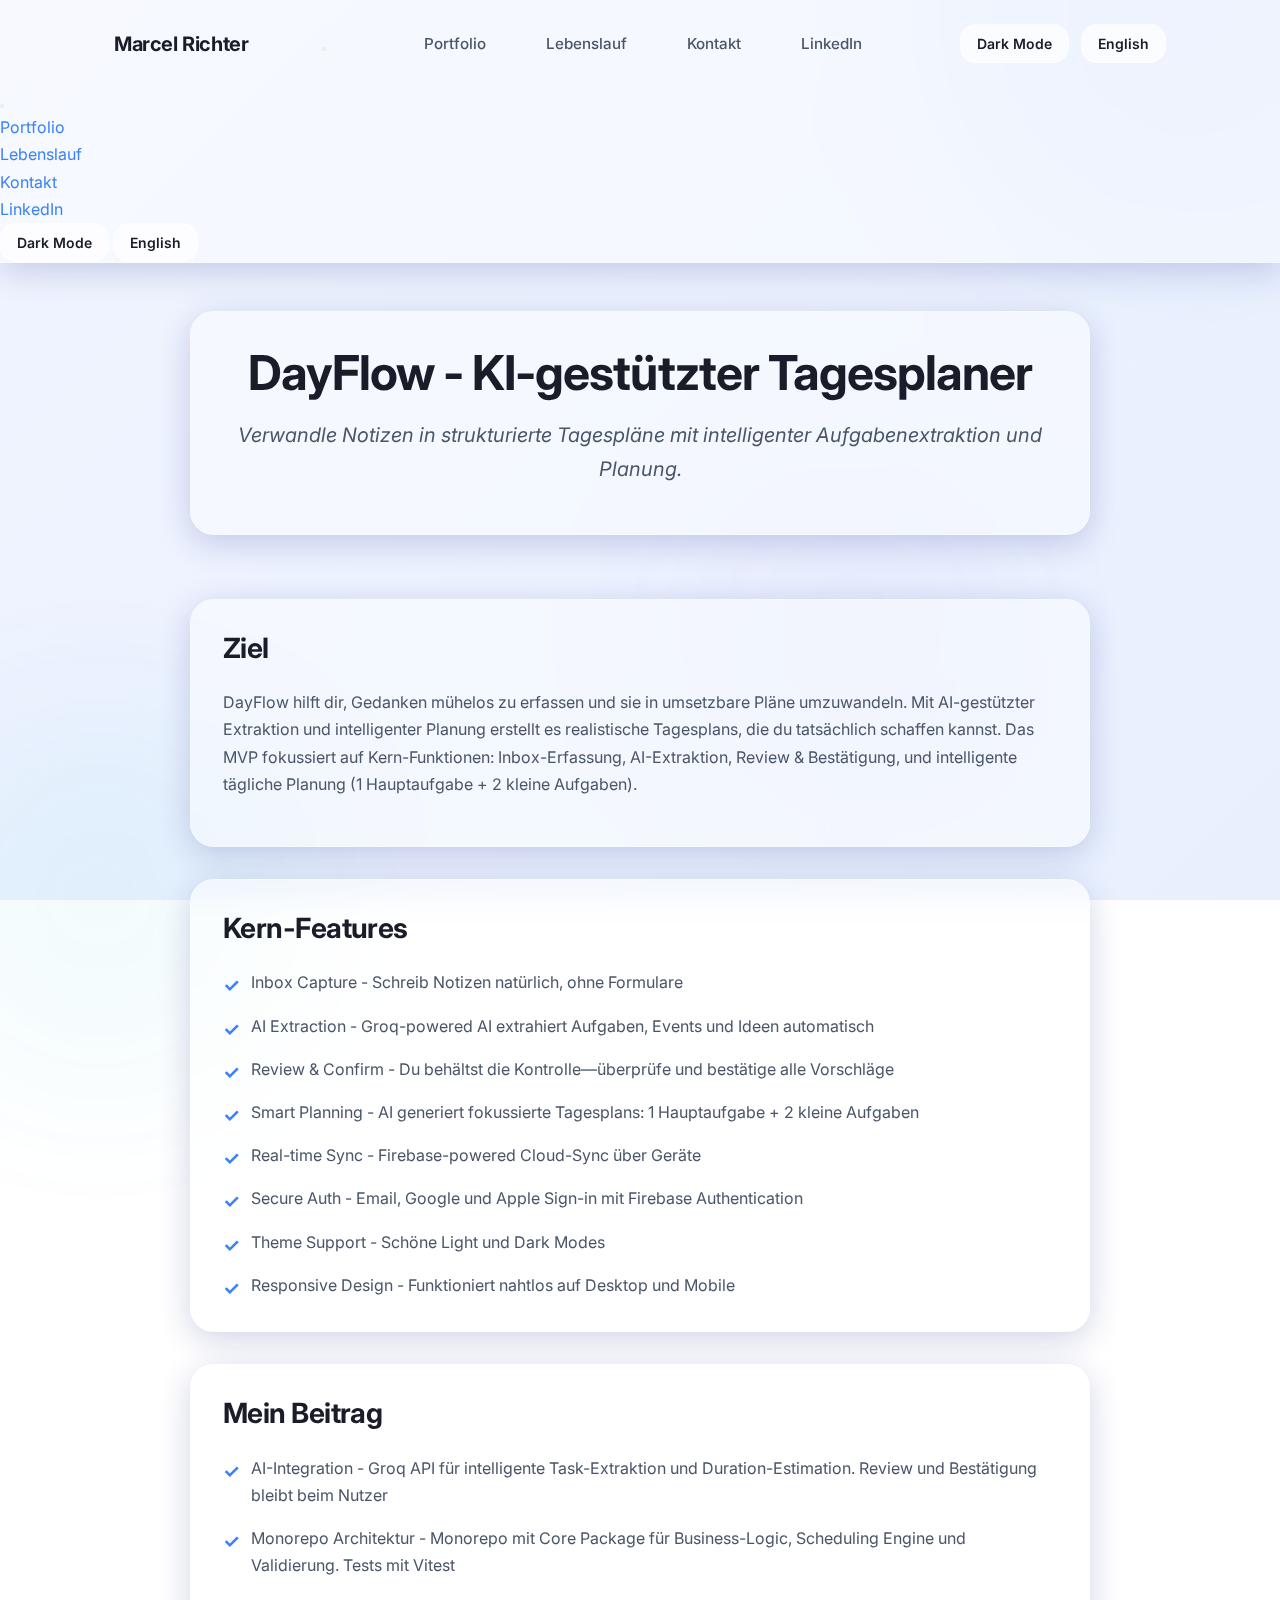
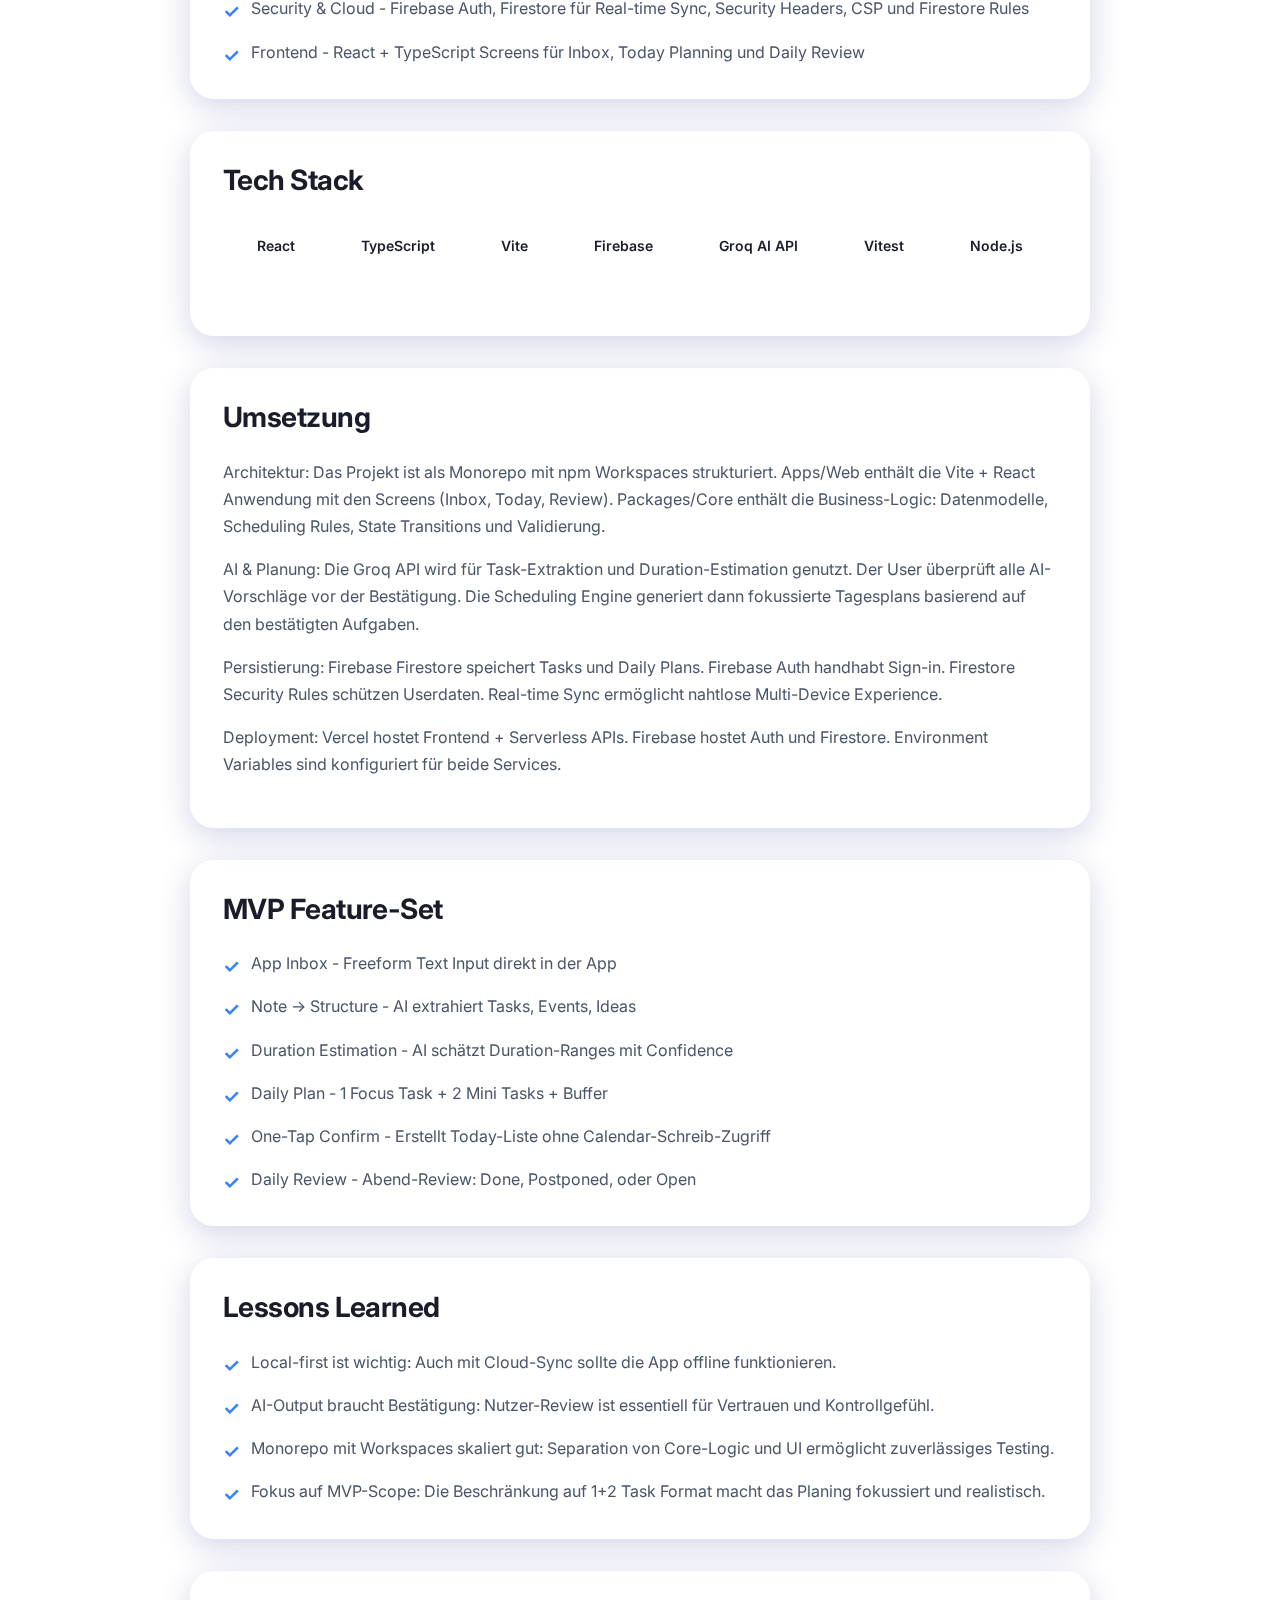
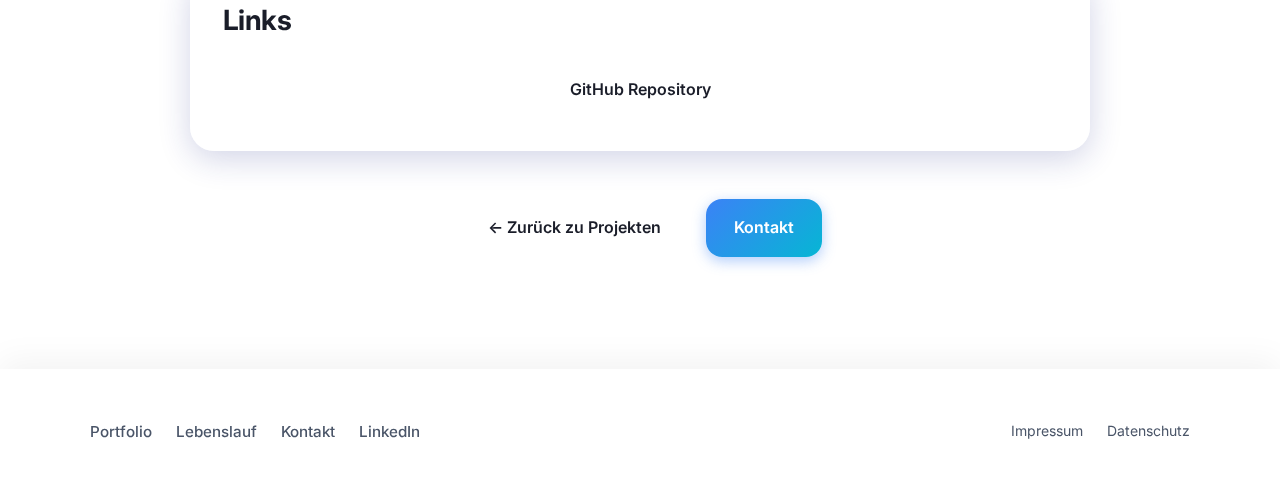
<file: projekt-makenow.html>
<!DOCTYPE html>
<html lang="de">
<head>
  <meta charset="UTF-8">
  <meta name="viewport" content="width=device-width, initial-scale=1.0">
  <title>DayFlow | Marcel Richter</title>
  <meta name="description" content="DayFlow: Open Source Tool auf GitHub zur Automatisierung von Workflows mit AI-Extraktion und Scheduling Engine.">
  <link rel="icon" href="data:image/svg+xml,<svg xmlns='http://www.w3.org/2000/svg' viewBox='0 0 100 100'><rect width='100' height='100' fill='%23312e81'/><text x='50' y='65' font-size='48' font-weight='bold' fill='%23818cf8' text-anchor='middle' font-family='Arial, sans-serif'>MR</text></svg>">
  
  <!-- CSS -->
  <link rel="stylesheet" href="style.css">
  <link href="https://unpkg.com/aos@2.3.4/dist/aos.css" rel="stylesheet">
</head>
<body>
  <div id="header-placeholder"></div>

  <!-- Main Content -->
  <main class="content">
    <article class="project-detail" data-aos="fade-up">
      <!-- Project Header -->
      <header class="project-header">
        <h1 data-i18n="projectMakeNowH1">DayFlow - AI-powered Day Planner</h1>
        <p class="project-oneliner" data-i18n="projectMakeNowOneliner">Transform notes into structured daily plans with intelligent task extraction and scheduling.</p>
      </header>

      <!-- Ziel -->
      <section class="project-section">
        <h2 data-i18n="projectGoalTitle">Ziel</h2>
        <p data-i18n="projectMakeNowGoal">DayFlow hilft dir, Gedanken mühelos zu erfassen und sie in umsetzbare Pläne umzuwandeln. Mit AI-gestützter Extraktion und intelligenter Planung erstellt es realistische Tagesplans, die du tatsächlich schaffen kannst. Das MVP fokussiert auf Kern-Funktionen: Inbox-Erfassung, AI-Extraktion, Review & Bestätigung, und intelligente tägliche Planung (1 Hauptaufgabe + 2 kleine Aufgaben).</p>
      </section>

      <!-- Kern-Features -->
      <section class="project-section">
        <h2 data-i18n="projectMakeNowCoreFeatures">Kern-Features</h2>
        <ul>
          <li data-i18n="projectMakeNowFeatureInbox"><strong>Inbox Capture</strong> - Schreib Notizen natürlich, ohne Formulare</li>
          <li data-i18n="projectMakeNowFeatureAI"><strong>AI Extraction</strong> - Groq-powered AI extrahiert Aufgaben, Events und Ideen automatisch</li>
          <li data-i18n="projectMakeNowFeatureReview"><strong>Review & Confirm</strong> - Du behältst die Kontrolle—überprüfe und bestätige alle Vorschläge</li>
          <li data-i18n="projectMakeNowFeaturePlanning"><strong>Smart Planning</strong> - AI generiert fokussierte Tagesplans: 1 Hauptaufgabe + 2 kleine Aufgaben</li>
          <li data-i18n="projectMakeNowFeatureSync"><strong>Real-time Sync</strong> - Firebase-powered Cloud-Sync über Geräte</li>
          <li data-i18n="projectMakeNowFeatureAuth"><strong>Secure Auth</strong> - Email, Google und Apple Sign-in mit Firebase Authentication</li>
          <li data-i18n="projectMakeNowFeatureTheme"><strong>Theme Support</strong> - Schöne Light und Dark Modes</li>
          <li data-i18n="projectMakeNowFeatureResponsive"><strong>Responsive Design</strong> - Funktioniert nahtlos auf Desktop und Mobile</li>
        </ul>
      </section>

      <!-- Mein Beitrag -->
      <section class="project-section">
        <h2 data-i18n="projectContributionTitle">Mein Beitrag</h2>
        <ul>
          <li data-i18n="projectMakeNowContrib1"><strong>AI-Integration</strong> - Groq API für intelligente Task-Extraktion und Duration-Estimation. Review und Bestätigung bleibt beim Nutzer</li>
          <li data-i18n="projectMakeNowContrib2"><strong>Monorepo Architektur</strong> - Monorepo mit Core Package für Business-Logic, Scheduling Engine und Validierung. Tests mit Vitest</li>
          <li data-i18n="projectMakeNowContrib3"><strong>Security & Cloud</strong> - Firebase Auth, Firestore für Real-time Sync, Security Headers, CSP und Firestore Rules</li>
          <li data-i18n="projectMakeNowContrib4"><strong>Frontend</strong> - React + TypeScript Screens für Inbox, Today Planning und Daily Review</li>
        </ul>
      </section>

      <!-- Tech Stack -->
      <section class="project-section">
        <h2 data-i18n="projectTechTitle">Tech Stack</h2>
        <div class="badges">
          <span class="badge">React</span>
          <span class="badge">TypeScript</span>
          <span class="badge">Vite</span>
          <span class="badge">Firebase</span>
          <span class="badge">Groq AI API</span>
          <span class="badge">Vitest</span>
          <span class="badge">Node.js</span>
        </div>
      </section>

      <!-- Umsetzung -->
      <section class="project-section">
        <h2 data-i18n="projectImplementationTitle">Umsetzung</h2>
        <p data-i18n="projectMakeNowImplArch"><strong>Architektur:</strong> Das Projekt ist als Monorepo mit npm Workspaces strukturiert. Apps/Web enthält die Vite + React Anwendung mit den Screens (Inbox, Today, Review). Packages/Core enthält die Business-Logic: Datenmodelle, Scheduling Rules, State Transitions und Validierung.</p>
        <p data-i18n="projectMakeNowImplAI"><strong>AI & Planung:</strong> Die Groq API wird für Task-Extraktion und Duration-Estimation genutzt. Der User überprüft alle AI-Vorschläge vor der Bestätigung. Die Scheduling Engine generiert dann fokussierte Tagesplans basierend auf den bestätigten Aufgaben.</p>
        <p data-i18n="projectMakeNowImplPersist"><strong>Persistierung:</strong> Firebase Firestore speichert Tasks und Daily Plans. Firebase Auth handhabt Sign-in. Firestore Security Rules schützen Userdaten. Real-time Sync ermöglicht nahtlose Multi-Device Experience.</p>
        <p data-i18n="projectMakeNowImplDeploy"><strong>Deployment:</strong> Vercel hostet Frontend + Serverless APIs. Firebase hostet Auth und Firestore. Environment Variables sind konfiguriert für beide Services.</p>
      </section>

      <!-- MVP Features -->
      <section class="project-section">
        <h2 data-i18n="projectMakeNowMVPTitle">MVP Feature-Set</h2>
        <ul>
          <li data-i18n="projectMakeNowMVP1">📝 App Inbox - Freeform Text Input direkt in der App</li>
          <li data-i18n="projectMakeNowMVP2">🤖 Note → Structure - AI extrahiert Tasks, Events, Ideas</li>
          <li data-i18n="projectMakeNowMVP3">⏲️ Duration Estimation - AI schätzt Duration-Ranges mit Confidence</li>
          <li data-i18n="projectMakeNowMVP4">📅 Daily Plan - 1 Focus Task + 2 Mini Tasks + Buffer</li>
          <li data-i18n="projectMakeNowMVP5">✅ One-Tap Confirm - Erstellt Today-Liste ohne Calendar-Schreib-Zugriff</li>
          <li data-i18n="projectMakeNowMVP6">🌙 Daily Review - Abend-Review: Done, Postponed, oder Open</li>
        </ul>
      </section>

      <!-- Lessons Learned -->
      <section class="project-section">
        <h2 data-i18n="projectLessonsTitle">Lessons Learned</h2>
        <ul>
          <li data-i18n="projectMakeNowLesson1"><strong>Local-first ist wichtig:</strong> Auch mit Cloud-Sync sollte die App offline funktionieren.</li>
          <li data-i18n="projectMakeNowLesson2"><strong>AI-Output braucht Bestätigung:</strong> Nutzer-Review ist essentiell für Vertrauen und Kontrollgefühl.</li>
          <li data-i18n="projectMakeNowLesson3"><strong>Monorepo mit Workspaces skaliert gut:</strong> Separation von Core-Logic und UI ermöglicht zuverlässiges Testing.</li>
          <li data-i18n="projectMakeNowLesson4"><strong>Fokus auf MVP-Scope:</strong> Die Beschränkung auf 1+2 Task Format macht das Planing fokussiert und realistisch.</li>
        </ul>
      </section>

      <!-- Links -->
      <section class="project-section">
        <h2 data-i18n="projectLinksTitle">Links</h2>
        <div class="project-links">
          <a href="https://github.com/Ma161ric/make_now" class="btn btn-secondary" target="_blank" rel="noopener" data-i18n="projectRepo">Side-Project</a>
        </div>
      </section>

      <!-- Navigation -->
      <nav class="project-nav">
        <a href="index.html#projects" class="btn btn-secondary" data-i18n="projectBackToProjects">← Zurück zu Projekten</a>
        <a href="kontakt.html" class="btn btn-primary" data-i18n="projectContactCTA">Kontakt</a>
      </nav>
    </article>
  </main>

  <!-- Footer -->
  <footer class="site-footer">
    <div class="footer-content">
      <ul class="footer-links">
        <li><a href="index.html" data-i18n="navHome">Start</a></li>
        <li><a href="cv.html" data-i18n="navCV">Lebenslauf</a></li>
        <li><a href="kontakt.html" data-i18n="footerContact">Kontakt</a></li>
        <li><a href="https://www.linkedin.com/in/marcel-ric/" target="_blank" rel="noopener" data-i18n="footerLinkedIn">LinkedIn</a></li>
      </ul>
      <div class="footer-legal">
        <a href="impressum.html" data-i18n="footerImpressum">Impressum</a>
        <a href="datenschutz.html" data-i18n="footerDatenschutz">Datenschutz</a>
      </div>
    </div>
  </footer>

  <!-- Scripts -->
  <script src="https://unpkg.com/aos@2.3.4/dist/aos.js"></script>
  <script src="script.js"></script>
</body>
</html>
</file>
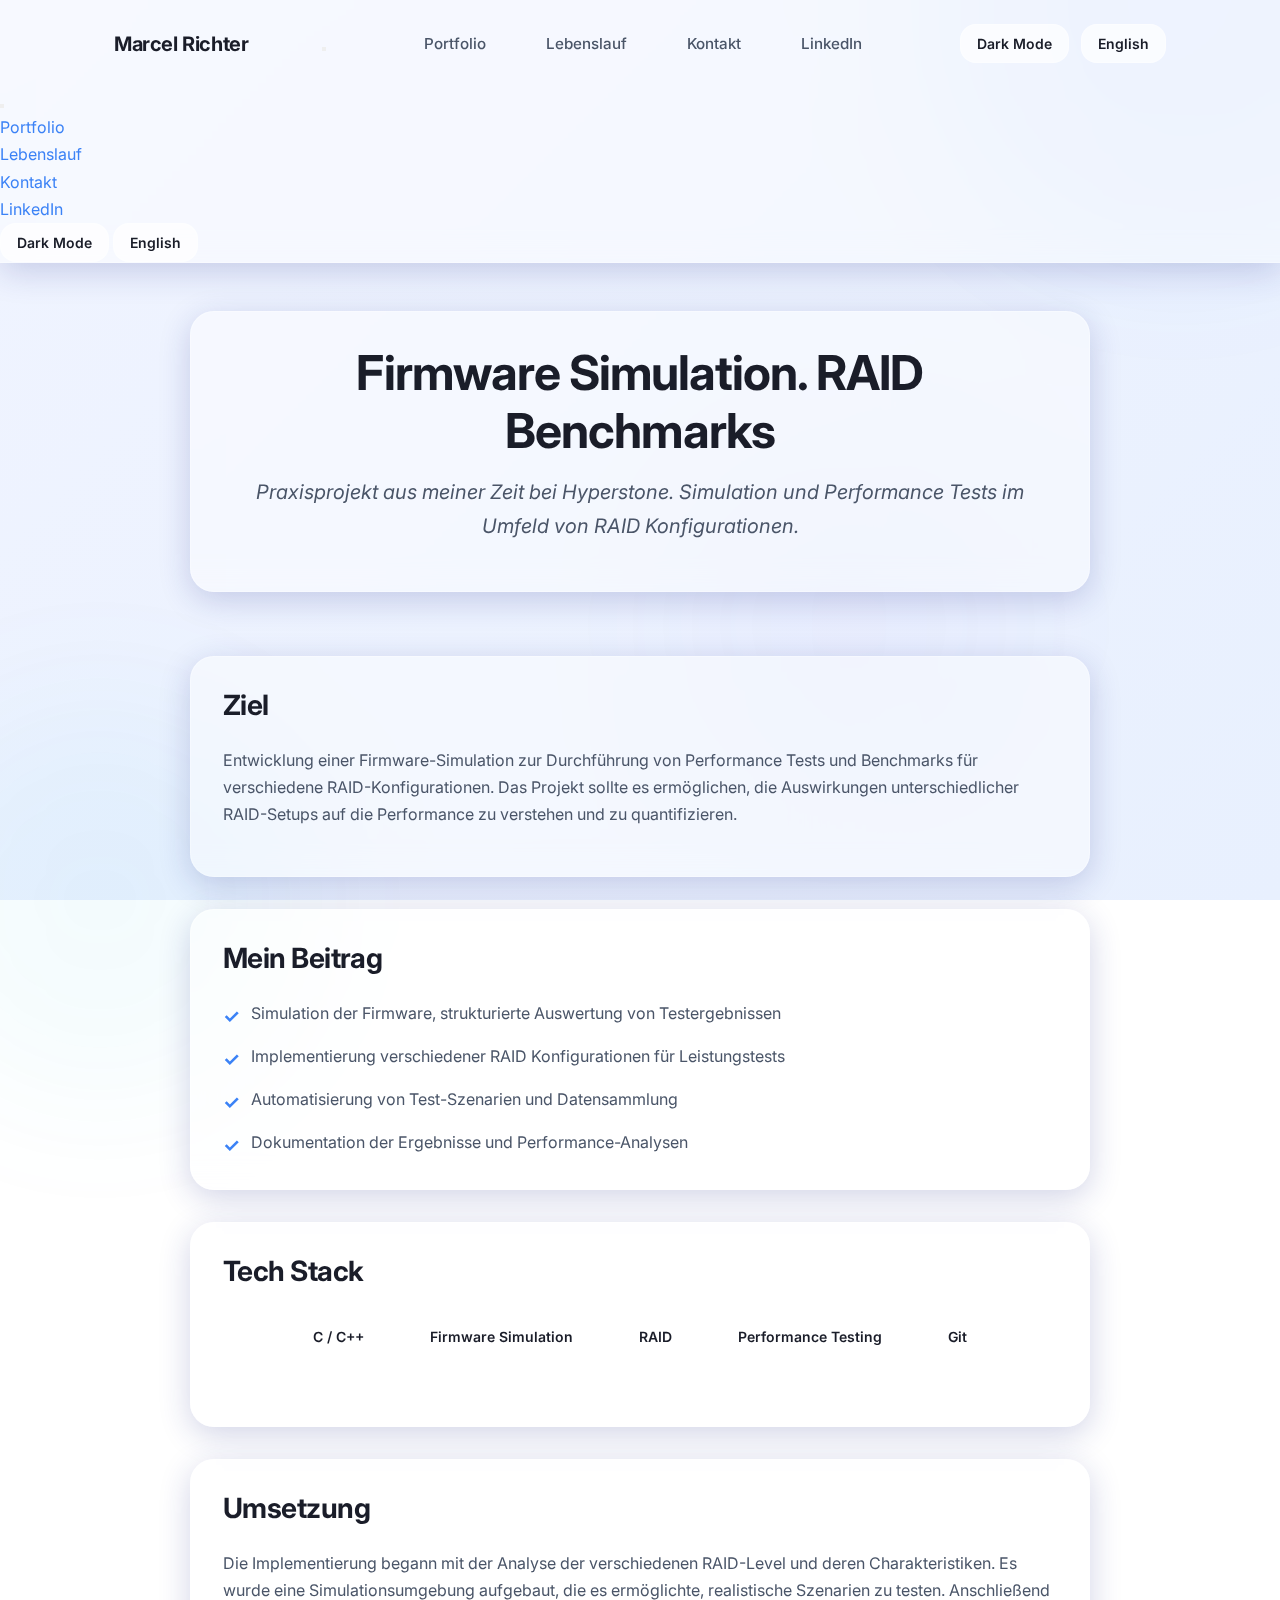
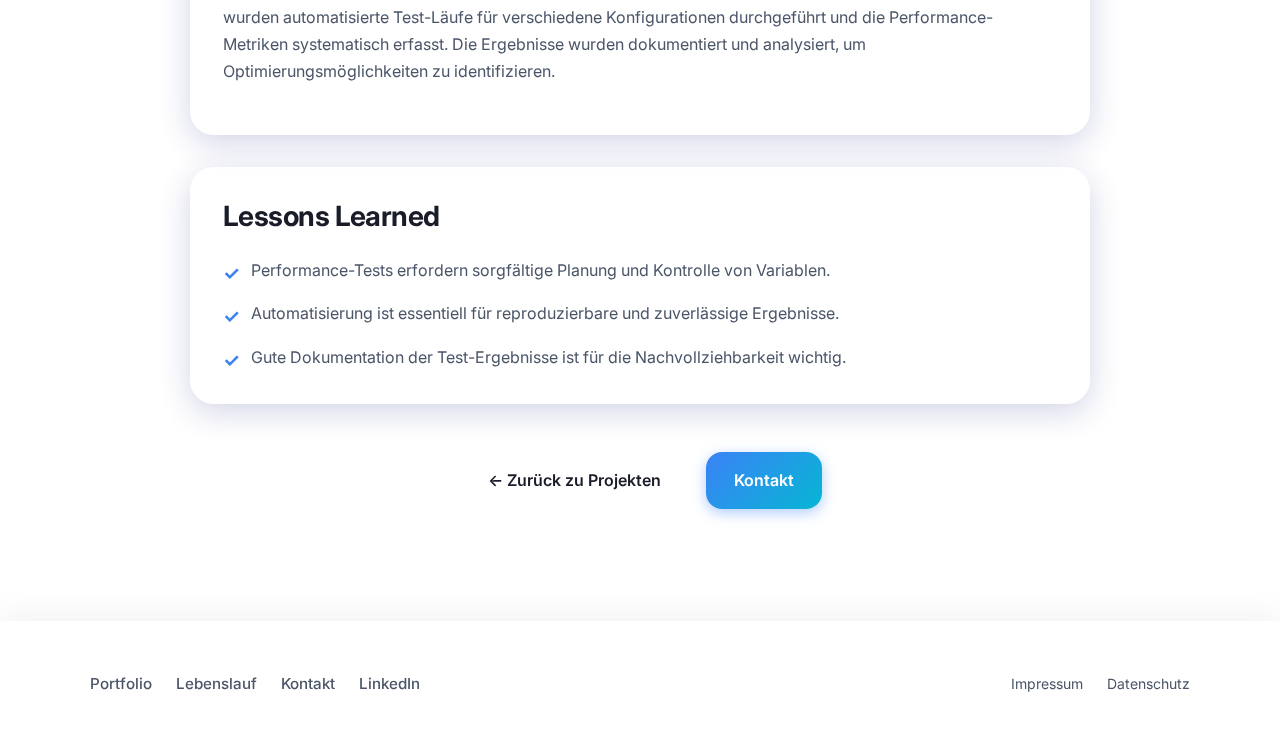
<file: projekt-raid.html>
<!DOCTYPE html>
<html lang="de">
<head>
  <meta charset="UTF-8">
  <meta name="viewport" content="width=device-width, initial-scale=1.0">
  <title>Firmware Simulation. RAID Benchmarks | Marcel Richter</title>
  <meta name="description" content="RAID Benchmarks Projekt: Firmware Simulation und Performance Tests mit verschiedenen RAID Konfigurationen.">
  <link rel="icon" href="data:image/svg+xml,<svg xmlns='http://www.w3.org/2000/svg' viewBox='0 0 100 100'><rect width='100' height='100' fill='%23312e81'/><text x='50' y='65' font-size='48' font-weight='bold' fill='%23818cf8' text-anchor='middle' font-family='Arial, sans-serif'>MR</text></svg>">
  
  <!-- CSS -->
  <link rel="stylesheet" href="style.css">
  <link href="https://unpkg.com/aos@2.3.4/dist/aos.css" rel="stylesheet">
</head>
<body>
  <div id="header-placeholder"></div>

  <!-- Main Content -->
  <main class="content">
    <article class="project-detail" data-aos="fade-up">
      <!-- Project Header -->
      <header class="project-header">
        <h1 data-i18n="projectRaidTitle">Firmware Simulation. RAID Benchmarks</h1>
        <p class="project-oneliner" data-i18n="projectRaidSummary">Praxisprojekt aus meiner Zeit bei Hyperstone. Simulation und Performance Tests im Umfeld von RAID Konfigurationen.</p>
      </header>

      <!-- Ziel -->
      <section class="project-section">
        <h2 data-i18n="projectGoalTitle">Ziel</h2>
        <p>Entwicklung einer Firmware-Simulation zur Durchführung von Performance Tests und Benchmarks für verschiedene RAID-Konfigurationen. Das Projekt sollte es ermöglichen, die Auswirkungen unterschiedlicher RAID-Setups auf die Performance zu verstehen und zu quantifizieren.</p>
      </section>

      <!-- Mein Beitrag -->
      <section class="project-section">
        <h2 data-i18n="projectContributionTitle">Mein Beitrag</h2>
        <ul>
          <li data-i18n="projectRaidFeature1">Simulation der Firmware, strukturierte Auswertung von Testergebnissen</li>
          <li data-i18n="projectRaidFeature2">Implementierung verschiedener RAID Konfigurationen für Leistungstests</li>
          <li>Automatisierung von Test-Szenarien und Datensammlung</li>
          <li>Dokumentation der Ergebnisse und Performance-Analysen</li>
        </ul>
      </section>

      <!-- Tech Stack -->
      <section class="project-section">
        <h2 data-i18n="projectTechTitle">Tech Stack</h2>
        <div class="badges">
          <span class="badge">C / C++</span>
          <span class="badge">Firmware Simulation</span>
          <span class="badge">RAID</span>
          <span class="badge">Performance Testing</span>
          <span class="badge">Git</span>
        </div>
      </section>

      <!-- Umsetzung -->
      <section class="project-section">
        <h2 data-i18n="projectImplementationTitle">Umsetzung</h2>
        <p>Die Implementierung begann mit der Analyse der verschiedenen RAID-Level und deren Charakteristiken. Es wurde eine Simulationsumgebung aufgebaut, die es ermöglichte, realistische Szenarien zu testen. Anschließend wurden automatisierte Test-Läufe für verschiedene Konfigurationen durchgeführt und die Performance-Metriken systematisch erfasst. Die Ergebnisse wurden dokumentiert und analysiert, um Optimierungsmöglichkeiten zu identifizieren.</p>
      </section>

      <!-- Lessons Learned -->
      <section class="project-section">
        <h2 data-i18n="projectLessonsTitle">Lessons Learned</h2>
        <ul>
          <li>Performance-Tests erfordern sorgfältige Planung und Kontrolle von Variablen.</li>
          <li>Automatisierung ist essentiell für reproduzierbare und zuverlässige Ergebnisse.</li>
          <li>Gute Dokumentation der Test-Ergebnisse ist für die Nachvollziehbarkeit wichtig.</li>
        </ul>
      </section>

      <!-- Navigation -->
      <nav class="project-nav">
        <a href="index.html#projects" class="btn btn-secondary" data-i18n="projectBackToProjects">← Zurück zu Projekten</a>
        <a href="kontakt.html" class="btn btn-primary" data-i18n="projectContactCTA">Kontakt</a>
      </nav>
    </article>
  </main>

  <!-- Footer -->
  <footer class="site-footer">
    <div class="footer-content">
      <ul class="footer-links">
        <li><a href="index.html" data-i18n="navHome">Start</a></li>
        <li><a href="cv.html" data-i18n="navCV">Lebenslauf</a></li>
        <li><a href="kontakt.html" data-i18n="footerContact">Kontakt</a></li>
        <li><a href="https://www.linkedin.com/in/marcel-ric/" target="_blank" rel="noopener" data-i18n="footerLinkedIn">LinkedIn</a></li>
      </ul>
      <div class="footer-legal">
        <a href="impressum.html" data-i18n="footerImpressum">Impressum</a>
        <a href="datenschutz.html" data-i18n="footerDatenschutz">Datenschutz</a>
      </div>
    </div>
  </footer>

  <!-- Scripts -->
  <script src="https://unpkg.com/aos@2.3.4/dist/aos.js"></script>
  <script src="script.js"></script>
</body>
</html>
</file>
<file: style.css>
/* ============================================
   Modern Glassmorphism Portfolio Design
   Marcel Richter - Embedded Systems Portfolio
   ============================================ */

/* Google Font Import */
@import url('https://fonts.googleapis.com/css2?family=Inter:wght@400;500;600;700&display=swap');

/* ============================================
   CSS Variables
   ============================================ */
:root {
  /* Colors Light Mode */
  --color-bg-from: #f0f4ff;
  --color-bg-to: #e8f0fe;
  --color-text: #1a1d29;
  --color-text-secondary: #4a5568;
  --color-primary: #3b82f6;
  --color-primary-hover: #2563eb;
  --color-primary-glow: rgba(59, 130, 246, 0.4);
  --color-accent: #06b6d4;
  --color-accent-glow: rgba(6, 182, 212, 0.3);
  
  /* Glass Effect */
  --glass-bg: rgba(255, 255, 255, 0.45);
  --glass-border: rgba(255, 255, 255, 0.3);
  --glass-shadow: 0 8px 32px 0 rgba(31, 38, 135, 0.2);
  --glass-shadow-hover: 0 12px 48px 0 rgba(31, 38, 135, 0.35);
  --glass-blur: 20px;
  --glass-blur-strong: 28px;
  
  /* Blob Colors */
  --blob-1: rgba(59, 130, 246, 0.1);
  --blob-2: rgba(6, 182, 212, 0.08);
  --blob-3: rgba(139, 92, 246, 0.06);
  
  /* Typography */
  --font-family: 'Inter', -apple-system, BlinkMacSystemFont, 'Segoe UI', 'Roboto', sans-serif;
  --font-size-base: 1rem;
  --line-height-base: 1.7;
  
  /* Spacing Scale */
  --spacing-xs: 0.5rem;
  --spacing-sm: 0.75rem;
  --spacing-md: 1rem;
  --spacing-lg: 1.5rem;
  --spacing-xl: 2rem;
  --spacing-2xl: 3rem;
  --spacing-3xl: 4rem;
  
  /* Border Radius */
  --radius-sm: 8px;
  --radius-md: 16px;
  --radius-lg: 24px;
  --radius-xl: 32px;
  --radius-full: 9999px;
  
  /* Container */
  --container-max-width: 1100px;
  --container-padding: 1.5rem;
  
  /* Transitions */
  --transition-fast: 150ms cubic-bezier(0.4, 0, 0.2, 1);
  --transition-base: 200ms cubic-bezier(0.4, 0, 0.2, 1);
  --transition-slow: 300ms cubic-bezier(0.4, 0, 0.2, 1);
}

/* Dark Mode Variables */
body.dark {
  --color-bg-from: #0f172a;
  --color-bg-to: #1e293b;
  --color-text: #f1f5f9;
  --color-text-secondary: #cbd5e1;
  --color-primary: #60a5fa;
  --color-primary-hover: #3b82f6;
  --color-primary-glow: rgba(96, 165, 250, 0.4);
  --color-accent: #22d3ee;
  --color-accent-glow: rgba(34, 211, 238, 0.3);
  
  --glass-bg: rgba(30, 41, 59, 0.4);
  --glass-border: rgba(148, 163, 184, 0.15);
  --glass-shadow: 0 8px 32px 0 rgba(0, 0, 0, 0.5);
  --glass-shadow-hover: 0 12px 48px 0 rgba(0, 0, 0, 0.7);
  --glass-blur: 24px;
  --glass-blur-strong: 32px;
  
  --blob-1: rgba(96, 165, 250, 0.08);
  --blob-2: rgba(34, 211, 238, 0.06);
  --blob-3: rgba(168, 85, 247, 0.05);
}

/* ============================================
   Reset & Base Styles
   ============================================ */
*,
*::before,
*::after {
  margin: 0;
  padding: 0;
  box-sizing: border-box;
}

html {
  scroll-behavior: smooth;
  font-size: 16px;
}

body {
  font-family: var(--font-family);
  font-size: var(--font-size-base);
  line-height: var(--line-height-base);
  color: var(--color-text);
  background: linear-gradient(135deg, var(--color-bg-from) 0%, var(--color-bg-to) 100%);
  background-attachment: fixed;
  min-height: 100vh;
  position: relative;
  overflow-x: hidden;
  transition: background var(--transition-slow), color var(--transition-base);
  -webkit-font-smoothing: antialiased;
  -moz-osx-font-smoothing: grayscale;
}

/* Background Blobs */
body::before,
body::after {
  content: '';
  position: fixed;
  border-radius: 50%;
  filter: blur(80px);
  opacity: 0.6;
  z-index: -1;
  pointer-events: none;
}

body::before {
  width: 500px;
  height: 500px;
  background: var(--blob-1);
  top: -250px;
  right: -150px;
  animation: blob-float 20s ease-in-out infinite;
}

body::after {
  width: 400px;
  height: 400px;
  background: var(--blob-2);
  bottom: -200px;
  left: -100px;
  animation: blob-float 18s ease-in-out infinite reverse;
}

@keyframes blob-float {
  0%, 100% { transform: translate(0, 0) scale(1); }
  33% { transform: translate(30px, -50px) scale(1.05); }
  66% { transform: translate(-20px, 30px) scale(0.95); }
}

/* Third blob (pseudo element on main) */
main::before {
  content: '';
  position: fixed;
  width: 350px;
  height: 350px;
  background: var(--blob-3);
  border-radius: 50%;
  filter: blur(80px);
  opacity: 0.5;
  top: 50%;
  right: 20%;
  z-index: -1;
  pointer-events: none;
  animation: blob-float 22s ease-in-out infinite;
}

/* ============================================
   Typography
   ============================================ */
h1, h2, h3, h4, h5, h6 {
  font-weight: 700;
  line-height: 1.2;
  color: var(--color-text);
  margin-bottom: var(--spacing-md);
  letter-spacing: -0.02em;
}

h1 { font-size: clamp(2rem, 5vw, 3.5rem); }
h2 { font-size: clamp(1.75rem, 4vw, 2.5rem); }
h3 { font-size: clamp(1.25rem, 3vw, 1.75rem); }
h4 { font-size: 1.25rem; }

p {
  margin-bottom: var(--spacing-md);
  color: var(--color-text-secondary);
}

a {
  color: var(--color-primary);
  text-decoration: none;
  transition: color var(--transition-fast);
}

a:hover {
  color: var(--color-primary-hover);
}

a:focus-visible {
  outline: 2px solid var(--color-primary);
  outline-offset: 3px;
  border-radius: var(--radius-sm);
}

/* ============================================
   Reusable Components
   ============================================ */

/* Container */
.container {
  max-width: var(--container-max-width);
  margin: 0 auto;
  padding: var(--spacing-xl) var(--container-padding);
}

.content {
  max-width: var(--container-max-width);
  margin: 0 auto;
  padding: var(--spacing-2xl) var(--container-padding);
}

/* Glass Effect */
.glass {
  background: var(--glass-bg);
  backdrop-filter: blur(var(--glass-blur));
  -webkit-backdrop-filter: blur(var(--glass-blur));
  border: 1px solid var(--glass-border);
  box-shadow: var(--glass-shadow);
  transition: all var(--transition-base);
  position: relative;
}

.glass::before {
  content: '';
  position: absolute;
  top: 0;
  left: 0;
  right: 0;
  height: 1px;
  background: linear-gradient(90deg, transparent, rgba(255, 255, 255, 0.4), transparent);
  opacity: 0.6;
}

.glass:hover {
  backdrop-filter: blur(var(--glass-blur-strong));
  -webkit-backdrop-filter: blur(var(--glass-blur-strong));
  box-shadow: var(--glass-shadow-hover);
  border-color: rgba(255, 255, 255, 0.4);
}

/* Fallback for browsers without backdrop-filter */
@supports not (backdrop-filter: blur(14px)) {
  .glass {
    background: rgba(255, 255, 255, 0.95);
  }
  
  body.dark .glass {
    background: rgba(30, 41, 59, 0.95);
  }
}

/* Card */
.card {
  background: var(--glass-bg);
  backdrop-filter: blur(14px);
  -webkit-backdrop-filter: blur(14px);
  border: 1px solid var(--glass-border);
  border-radius: var(--radius-lg);
  padding: var(--spacing-xl);
  box-shadow: var(--glass-shadow);
  transition: all var(--transition-base);
}

.card:hover {
  transform: translateY(-4px);
  box-shadow: var(--glass-shadow-hover);
}

/* Badge */
.badge {
  display: inline-flex;
  align-items: center;
  padding: var(--spacing-sm) var(--spacing-lg);
  background: var(--glass-bg);
  backdrop-filter: blur(var(--glass-blur));
  -webkit-backdrop-filter: blur(var(--glass-blur));
  border: 1px solid var(--glass-border);
  border-radius: var(--radius-full);
  font-size: 0.875rem;
  font-weight: 600;
  color: var(--color-text);
  transition: all var(--transition-fast);
  white-space: nowrap;
  position: relative;
  overflow: hidden;
}

.badge::before {
  content: '';
  position: absolute;
  top: 0;
  left: 0;
  right: 0;
  bottom: 0;
  border-radius: var(--radius-full);
  background: linear-gradient(135deg, var(--color-primary), var(--color-accent));
  opacity: 0;
  transition: opacity var(--transition-fast);
  z-index: -1;
}

.badge:hover {
  transform: translateY(-3px) scale(1.05);
  border-color: transparent;
  box-shadow: 0 6px 20px var(--color-primary-glow);
  color: white;
  backdrop-filter: blur(var(--glass-blur-strong));
  -webkit-backdrop-filter: blur(var(--glass-blur-strong));
}

.badge:hover::before {
  opacity: 1;
}

/* Buttons */
.btn {
  display: inline-flex;
  align-items: center;
  justify-content: center;
  padding: 0.875rem 1.75rem;
  font-size: 1rem;
  font-weight: 600;
  font-family: var(--font-family);
  border-radius: var(--radius-md);
  border: none;
  cursor: pointer;
  transition: all var(--transition-base);
  text-decoration: none;
  white-space: nowrap;
  min-height: 44px;
  position: relative;
  overflow: hidden;
}

.btn::before {
  content: '';
  position: absolute;
  top: 50%;
  left: 50%;
  width: 0;
  height: 0;
  border-radius: 50%;
  background: rgba(255, 255, 255, 0.2);
  transform: translate(-50%, -50%);
  transition: width 0.6s, height 0.6s;
}

.btn:hover::before {
  width: 300px;
  height: 300px;
}

.btn-primary {
  background: linear-gradient(135deg, var(--color-primary) 0%, var(--color-accent) 100%);
  color: white;
  box-shadow: 0 4px 14px var(--color-primary-glow);
}

.btn-primary:hover {
  transform: translateY(-3px) scale(1.02);
  box-shadow: 0 8px 24px var(--color-primary-glow);
}

.btn-secondary {
  background: var(--glass-bg);
  backdrop-filter: blur(var(--glass-blur));
  -webkit-backdrop-filter: blur(var(--glass-blur));
  color: var(--color-text);
  border: 1.5px solid var(--glass-border);
}

.btn-secondary:hover {
  transform: translateY(-3px) scale(1.02);
  backdrop-filter: blur(var(--glass-blur-strong));
  -webkit-backdrop-filter: blur(var(--glass-blur-strong));
  background: linear-gradient(135deg, var(--color-primary), var(--color-accent));
  color: white;
  border-color: transparent;
  box-shadow: 0 8px 24px var(--color-primary-glow);
}

.btn:focus-visible {
  outline: 2px solid var(--color-primary);
  outline-offset: 3px;
}

/* ============================================
   Navigation
   ============================================ */
.site-header {
  position: sticky;
  top: 0;
  z-index: 1000;
  background: var(--glass-bg);
  backdrop-filter: blur(14px);
  -webkit-backdrop-filter: blur(14px);
  border-bottom: 1px solid var(--glass-border);
  box-shadow: var(--glass-shadow);
  transition: all var(--transition-base);
}

.nav-container {
  max-width: var(--container-max-width);
  margin: 0 auto;
  padding: var(--spacing-lg) var(--container-padding);
  display: flex;
  flex-wrap: wrap;
  align-items: center;
  justify-content: space-between;
  gap: var(--spacing-lg);
}

.nav-logo {
  font-size: 1.25rem;
  font-weight: 700;
  color: var(--color-text);
  letter-spacing: -0.02em;
  transition: color var(--transition-fast);
}

.nav-logo:hover {
  color: var(--color-primary);
}

.nav-links {
  display: flex;
  flex-wrap: wrap;
  gap: var(--spacing-sm);
  list-style: none;
  align-items: center;
}

.nav-links a {
  padding: var(--spacing-sm) var(--spacing-lg);
  color: var(--color-text-secondary);
  font-weight: 500;
  font-size: 0.95rem;
  border-radius: var(--radius-md);
  transition: all var(--transition-fast);
}

.nav-links a:hover,
.nav-links a.active {
  color: var(--color-text);
  background: var(--glass-bg);
  border: 1px solid var(--glass-border);
  backdrop-filter: blur(10px);
}

.nav-links a.active {
  background: linear-gradient(135deg, var(--color-primary) 0%, var(--color-accent) 100%);
  color: white;
  box-shadow: 0 2px 8px var(--color-primary-glow);
}

.nav-controls {
  display: flex;
  gap: var(--spacing-sm);
  align-items: center;
}

/* Toggle Buttons */
.toggle-btn {
  padding: 0.625rem 1rem;
  font-size: 0.875rem;
  font-weight: 600;
  background: var(--glass-bg);
  backdrop-filter: blur(10px);
  color: var(--color-text);
  border: 1px solid var(--glass-border);
  border-radius: var(--radius-md);
  cursor: pointer;
  transition: all var(--transition-fast);
  white-space: nowrap;
  font-family: var(--font-family);
}

.toggle-btn:hover {
  transform: translateY(-2px);
  background: var(--color-primary);
  color: white;
  border-color: var(--color-primary);
  box-shadow: 0 4px 12px var(--color-primary-glow);
}

.toggle-btn:focus-visible {
  outline: 2px solid var(--color-primary);
  outline-offset: 2px;
}

/* ============================================
   Hero Section
   ============================================ */
.hero-section {
  padding: var(--spacing-3xl) var(--container-padding) var(--spacing-2xl);
  text-align: center;
}

.hero-content {
  max-width: 900px;
  margin: 0 auto;
}

/* Hero Card - Glass Effect */
.hero-content > div, 
.hero-content {
  background: var(--glass-bg);
  backdrop-filter: blur(var(--glass-blur-strong));
  -webkit-backdrop-filter: blur(var(--glass-blur-strong));
  border: 1px solid var(--glass-border);
  border-radius: var(--radius-xl);
  padding: var(--spacing-2xl);
  box-shadow: 0 8px 40px rgba(31, 38, 135, 0.25), inset 0 1px 0 rgba(255, 255, 255, 0.2);
}

.hero-avatar {
  width: 180px;
  height: 180px;
  border-radius: 50%;
  object-fit: cover;
  border: 4px solid var(--glass-border);
  box-shadow: 0 8px 32px rgba(0, 0, 0, 0.1);
  margin-bottom: var(--spacing-xl);
  transition: all var(--transition-base);
}

.hero-avatar:hover {
  transform: scale(1.05);
  box-shadow: 0 12px 48px var(--color-primary-glow);
}

.hero-text h1 {
  margin-bottom: var(--spacing-lg);
  font-size: clamp(2rem, 5vw, 3rem);
}

.hero-name {
  background: linear-gradient(135deg, var(--color-primary) 0%, var(--color-accent) 100%);
  -webkit-background-clip: text;
  -webkit-text-fill-color: transparent;
  background-clip: text;
}

.hero-subtitle {
  font-size: clamp(1rem, 2vw, 1.25rem);
  color: var(--color-text-secondary);
  margin-bottom: var(--spacing-md);
  font-weight: 500;
}

.hero-focus {
  font-size: 1rem;
  font-weight: 600;
  color: var(--color-primary);
  margin-bottom: var(--spacing-lg);
}

.hero-tagline {
  font-size: clamp(0.95rem, 1.5vw, 1.1rem);
  line-height: 1.8;
  color: var(--color-text-secondary);
  max-width: 700px;
  margin: 0 auto;
}

/* ============================================
   Sections
   ============================================ */
section {
  margin-bottom: var(--spacing-3xl);
}

section h2 {
  font-size: clamp(1.75rem, 4vw, 2.25rem);
  text-align: center;
  margin-bottom: var(--spacing-xl);
}

/* About Section */
.bullets {
  list-style: none;
  max-width: 800px;
  margin: 0 auto;
  display: grid;
  gap: var(--spacing-lg);
}

.bullets li {
  background: var(--glass-bg);
  backdrop-filter: blur(14px);
  border: 1px solid var(--glass-border);
  border-left: 4px solid var(--color-primary);
  border-radius: var(--radius-md);
  padding: var(--spacing-lg);
  box-shadow: var(--glass-shadow);
  transition: all var(--transition-base);
  font-size: 1.05rem;
}

.bullets li:hover {
  transform: translateX(8px);
  box-shadow: var(--glass-shadow-hover);
  border-left-color: var(--color-accent);
}

/* Skills Section */
.badges {
  display: flex;
  flex-wrap: wrap;
  gap: var(--spacing-md);
  justify-content: center;
  margin-bottom: var(--spacing-xl);
}

.hint {
  text-align: center;
  font-size: 0.95rem;
  font-style: italic;
  color: var(--color-text-secondary);
  max-width: 650px;
  margin: 0 auto;
  padding: var(--spacing-lg);
}

/* ============================================
   Projects Grid
   ============================================ */
.projects-grid {
  display: grid;
  grid-template-columns: repeat(auto-fit, minmax(320px, 1fr));
  gap: var(--spacing-xl);
  margin-top: var(--spacing-xl);
}

.project-card {
  background: var(--glass-bg);
  backdrop-filter: blur(var(--glass-blur));
  -webkit-backdrop-filter: blur(var(--glass-blur));
  border: 1px solid var(--glass-border);
  border-radius: var(--radius-lg);
  padding: var(--spacing-xl);
  box-shadow: var(--glass-shadow);
  transition: all var(--transition-base);
  display: flex;
  flex-direction: column;
  gap: var(--spacing-md);
  position: relative;
  overflow: hidden;
}

.project-card::before {
  content: '';
  position: absolute;
  top: 0;
  left: -100%;
  width: 100%;
  height: 100%;
  background: linear-gradient(90deg, transparent, rgba(255, 255, 255, 0.1), transparent);
  transition: left 0.5s;
}

.project-card:hover::before {
  left: 100%;
}

.project-card:hover {
  transform: translateY(-6px);
  box-shadow: var(--glass-shadow-hover);
  backdrop-filter: blur(var(--glass-blur-strong));
  -webkit-backdrop-filter: blur(var(--glass-blur-strong));
  border-color: var(--color-primary);
}

.project-card h3 {
  font-size: 1.5rem;
  margin-bottom: var(--spacing-sm);
}

.project-card h3 a {
  color: var(--color-text);
  transition: color var(--transition-fast);
}

.project-card h3 a:hover {
  color: var(--color-primary);
}

.project-summary {
  font-size: 1rem;
  color: var(--color-text-secondary);
  line-height: 1.7;
  flex-grow: 1;
}

.project-features {
  list-style: none;
  display: flex;
  flex-direction: column;
  gap: var(--spacing-sm);
}

.project-features li {
  font-size: 0.95rem;
  color: var(--color-text-secondary);
  padding-left: 1.5rem;
  position: relative;
  line-height: 1.6;
}

.project-features li::before {
  content: "▸";
  position: absolute;
  left: 0;
  color: var(--color-primary);
  font-weight: bold;
  font-size: 1.1rem;
}

.project-tech {
  display: flex;
  flex-wrap: wrap;
  gap: var(--spacing-sm);
  margin-top: var(--spacing-md);
}

.tech-tag {
  padding: 0.375rem 0.875rem;
  background: var(--glass-bg);
  backdrop-filter: blur(8px);
  border: 1px solid var(--glass-border);
  border-radius: var(--radius-full);
  font-size: 0.8rem;
  font-weight: 600;
  color: var(--color-text-secondary);
  transition: all var(--transition-fast);
}

.tech-tag:hover {
  color: var(--color-primary);
  border-color: var(--color-primary);
}

/* ============================================
   Project Detail Page
   ============================================ */
.project-detail {
  max-width: 900px;
  margin: 0 auto;
}

.project-header {
  text-align: center;
  margin-bottom: var(--spacing-3xl);
  padding: var(--spacing-xl);
  background: var(--glass-bg);
  backdrop-filter: blur(14px);
  border: 1px solid var(--glass-border);
  border-radius: var(--radius-lg);
  box-shadow: var(--glass-shadow);
}

.project-header h1 {
  font-size: clamp(2rem, 5vw, 3rem);
  margin-bottom: var(--spacing-md);
}

.project-oneliner {
  font-size: clamp(1rem, 2vw, 1.25rem);
  color: var(--color-text-secondary);
  font-style: italic;
}

.project-section {
  background: var(--glass-bg);
  backdrop-filter: blur(14px);
  border: 1px solid var(--glass-border);
  border-radius: var(--radius-lg);
  padding: var(--spacing-xl);
  margin-bottom: var(--spacing-xl);
  box-shadow: var(--glass-shadow);
}

.project-section h2 {
  text-align: left;
  font-size: 1.75rem;
  margin-bottom: var(--spacing-lg);
  color: var(--color-text);
}

.project-section ul {
  list-style: none;
  display: flex;
  flex-direction: column;
  gap: var(--spacing-md);
}

.project-section ul li {
  padding-left: 1.75rem;
  position: relative;
  line-height: 1.7;
  color: var(--color-text-secondary);
}

.project-section ul li::before {
  content: "✓";
  position: absolute;
  left: 0;
  color: var(--color-primary);
  font-weight: bold;
  font-size: 1.2rem;
}

.project-screenshot {
  width: 100%;
  max-width: 100%;
  height: auto;
  min-height: 250px;
  border-radius: var(--radius-md);
  margin: var(--spacing-lg) 0;
  display: flex;
  align-items: center;
  justify-content: center;
  background: var(--glass-bg);
  border: 1px solid var(--glass-border);
  padding: var(--spacing-xl);
  text-align: center;
  color: var(--color-text-secondary);
  font-style: italic;
}

.project-links {
  display: flex;
  flex-wrap: wrap;
  gap: var(--spacing-md);
  justify-content: center;
  margin-top: var(--spacing-lg);
}

.project-nav {
  display: flex;
  flex-wrap: wrap;
  gap: var(--spacing-md);
  justify-content: center;
  margin-top: var(--spacing-2xl);
}

/* ============================================
   Forms
   ============================================ */
.form-wrapper {
  max-width: 650px;
  margin: var(--spacing-2xl) auto;
  background: var(--glass-bg);
  backdrop-filter: blur(14px);
  border: 1px solid var(--glass-border);
  border-radius: var(--radius-xl);
  padding: var(--spacing-2xl);
  box-shadow: var(--glass-shadow);
}

.form-wrapper h1 {
  text-align: center;
  margin-bottom: var(--spacing-md);
}

.form-intro {
  text-align: center;
  margin-bottom: var(--spacing-xl);
  color: var(--color-text-secondary);
}

.contact-form {
  display: flex;
  flex-direction: column;
  gap: var(--spacing-lg);
}

.contact-form label {
  font-weight: 600;
  color: var(--color-text);
  margin-bottom: var(--spacing-sm);
  display: block;
  font-size: 0.95rem;
}

.contact-form input,
.contact-form textarea {
  width: 100%;
  padding: 0.875rem 1.25rem;
  font-size: 1rem;
  font-family: var(--font-family);
  background: var(--glass-bg);
  backdrop-filter: blur(10px);
  border: 1.5px solid var(--glass-border);
  border-radius: var(--radius-md);
  color: var(--color-text);
  transition: all var(--transition-base);
}

.contact-form input:focus,
.contact-form textarea:focus {
  outline: none;
  border-color: var(--color-primary);
  box-shadow: 0 0 0 3px var(--color-primary-glow);
}

.contact-form textarea {
  resize: vertical;
  min-height: 160px;
  line-height: 1.6;
}

.error-message,
.success-message {
  padding: var(--spacing-lg);
  border-radius: var(--radius-md);
  font-weight: 500;
  text-align: center;
  backdrop-filter: blur(10px);
}

.error-message {
  background: rgba(239, 68, 68, 0.1);
  color: #dc2626;
  border: 1.5px solid rgba(239, 68, 68, 0.3);
}

.success-message {
  background: rgba(34, 197, 94, 0.1);
  color: #16a34a;
  border: 1.5px solid rgba(34, 197, 94, 0.3);
}

.form-actions {
  display: flex;
  flex-wrap: wrap;
  gap: var(--spacing-md);
  justify-content: center;
  margin-top: var(--spacing-lg);
}

/* ============================================
   CV Page
   ============================================ */
.cv-section {
  background: var(--glass-bg);
  backdrop-filter: blur(14px);
  border: 1px solid var(--glass-border);
  border-radius: var(--radius-lg);
  padding: var(--spacing-xl);
  margin-bottom: var(--spacing-xl);
  box-shadow: var(--glass-shadow);
}

.cv-section h2 {
  text-align: left;
  margin-bottom: var(--spacing-lg);
  font-size: 1.75rem;
}

.cv-section h3 {
  font-size: 1.25rem;
  color: var(--color-primary);
  margin-bottom: var(--spacing-sm);
  font-weight: 600;
}

.cv-item {
  margin-bottom: var(--spacing-xl);
}

.cv-item p {
  margin-bottom: var(--spacing-md);
  line-height: 1.7;
}

.cv-actions {
  display: flex;
  flex-wrap: wrap;
  gap: var(--spacing-md);
  justify-content: center;
  margin-top: var(--spacing-2xl);
}

/* CV Preview on Index Page */
.cv-preview-grid {
  display: grid;
  grid-template-columns: repeat(auto-fit, minmax(300px, 1fr));
  gap: var(--spacing-xl);
  margin-bottom: var(--spacing-2xl);
}

.cv-preview-card {
  padding: var(--spacing-xl);
  border-radius: var(--radius-lg);
  transition: all var(--transition-base);
  backdrop-filter: blur(var(--glass-blur));
  -webkit-backdrop-filter: blur(var(--glass-blur));
  position: relative;
  overflow: hidden;
}

.cv-preview-card::after {
  content: '';
  position: absolute;
  bottom: 0;
  left: 0;
  right: 0;
  height: 2px;
  background: linear-gradient(90deg, var(--color-primary), var(--color-accent));
  transform: scaleX(0);
  transition: transform var(--transition-base);
}

.cv-preview-card:hover::after {
  transform: scaleX(1);
}

.cv-preview-card:hover {
  transform: translateY(-4px);
  box-shadow: var(--glass-shadow-hover);
  backdrop-filter: blur(var(--glass-blur-strong));
  -webkit-backdrop-filter: blur(var(--glass-blur-strong));
  border-color: rgba(255, 255, 255, 0.4);
}

.cv-preview-description {
  margin-top: var(--spacing-md);
  color: var(--color-text-secondary);
  line-height: 1.7;
  font-size: 0.95rem;
}

.cv-preview-card h3 {
  font-size: 1.25rem;
  margin-bottom: var(--spacing-lg);
  color: var(--color-text);
  font-weight: 600;
}

.cv-preview-card h4 {
  font-size: 1.1rem;
  color: var(--color-primary);
  margin-bottom: var(--spacing-sm);
  font-weight: 600;
}

.cv-preview-item {
  margin-bottom: var(--spacing-md);
}

.cv-preview-detail {
  color: var(--color-text-secondary);
  margin-bottom: var(--spacing-xs);
  font-size: 0.95rem;
}

.cv-skills-card {
  grid-column: 1 / -1;
}

.cv-cta {
  display: flex;
  flex-wrap: wrap;
  gap: var(--spacing-md);
  justify-content: center;
  margin-top: var(--spacing-2xl);
}

/* ============================================
   Footer
   ============================================ */
.site-footer {
  margin-top: var(--spacing-3xl);
  padding: var(--spacing-2xl) var(--container-padding);
  background: var(--glass-bg);
  backdrop-filter: blur(14px);
  border-top: 1px solid var(--glass-border);
  box-shadow: 0 -8px 32px rgba(0, 0, 0, 0.05);
}

.footer-content {
  max-width: var(--container-max-width);
  margin: 0 auto;
  display: flex;
  flex-wrap: wrap;
  gap: var(--spacing-xl);
  justify-content: space-between;
  align-items: center;
}

.footer-links {
  display: flex;
  flex-wrap: wrap;
  gap: var(--spacing-lg);
  list-style: none;
}

.footer-links a {
  color: var(--color-text-secondary);
  font-weight: 500;
  transition: color var(--transition-fast);
  font-size: 0.95rem;
}

.footer-links a:hover {
  color: var(--color-primary);
}

.footer-legal {
  display: flex;
  flex-wrap: wrap;
  gap: var(--spacing-lg);
  font-size: 0.875rem;
  color: var(--color-text-secondary);
}

.footer-legal a {
  color: var(--color-text-secondary);
  transition: color var(--transition-fast);
}

.footer-legal a:hover {
  color: var(--color-primary);
}

/* ============================================
   Thank You Page
   ============================================ */
.thank-you-container {
  max-width: 650px;
  margin: var(--spacing-2xl) auto;
  text-align: center;
  background: var(--glass-bg);
  backdrop-filter: blur(14px);
  border: 1px solid var(--glass-border);
  border-radius: var(--radius-xl);
  padding: var(--spacing-3xl);
  box-shadow: var(--glass-shadow);
}

.thank-you-container h1 {
  font-size: clamp(1.75rem, 4vw, 2.5rem);
  margin-bottom: var(--spacing-lg);
}

.thank-you-links {
  display: flex;
  flex-wrap: wrap;
  gap: var(--spacing-md);
  justify-content: center;
  margin-top: var(--spacing-xl);
}

/* ============================================
   Legal Pages
   ============================================ */
.legal-page {
  max-width: 850px;
  margin: 0 auto;
}

.legal-page h1 {
  font-size: clamp(2rem, 5vw, 2.75rem);
  margin-bottom: var(--spacing-xl);
  text-align: center;
}

.legal-page h2 {
  text-align: left;
  font-size: 1.5rem;
  margin-top: var(--spacing-2xl);
  margin-bottom: var(--spacing-lg);
}

.legal-page h3 {
  font-size: 1.25rem;
  margin-top: var(--spacing-xl);
  margin-bottom: var(--spacing-md);
  color: var(--color-text);
}

.legal-page p {
  margin-bottom: var(--spacing-lg);
  line-height: 1.8;
  color: var(--color-text-secondary);
}

.legal-page ul {
  margin-left: var(--spacing-xl);
  margin-bottom: var(--spacing-lg);
  list-style-type: disc;
}

.legal-page ul li {
  margin-bottom: var(--spacing-sm);
  line-height: 1.7;
  color: var(--color-text-secondary);
}

/* ============================================
   Responsive Design
   ============================================ */
@media (max-width: 768px) {
  :root {
    --spacing-xl: 1.5rem;
    --spacing-2xl: 2rem;
    --spacing-3xl: 2.5rem;
  }
  
  .nav-container {
    flex-direction: column;
    gap: var(--spacing-md);
  }
  
  .nav-links {
    justify-content: center;
    width: 100%;
  }
  
  .nav-controls {
    width: 100%;
    justify-content: center;
  }
  
  .hero-section {
    padding: var(--spacing-2xl) var(--container-padding);
  }
  
  .hero-avatar {
    width: 140px;
    height: 140px;
  }
  
  .projects-grid {
    grid-template-columns: 1fr;
  }
  
  .footer-content {
    flex-direction: column;
    text-align: center;
    gap: var(--spacing-xl);
  }
  
  .footer-links,
  .footer-legal {
    justify-content: center;
  }
  
  .btn {
    width: 100%;
    min-width: unset;
  }
  
  .project-nav,
  .cv-actions,
  .form-actions,
  .thank-you-links {
    flex-direction: column;
  }
}

@media (max-width: 480px) {
  :root {
    --container-padding: 1rem;
  }
  
  .toggle-btn {
    font-size: 0.8rem;
    padding: 0.5rem 0.875rem;
  }
  
  .nav-links a {
    font-size: 0.875rem;
    padding: var(--spacing-xs) var(--spacing-md);
  }
  
  .form-wrapper,
  .thank-you-container {
    padding: var(--spacing-xl);
  }
}

/* ============================================
   Accessibility
   ============================================ */
.visually-hidden {
  position: absolute;
  width: 1px;
  height: 1px;
  margin: -1px;
  padding: 0;
  overflow: hidden;
  clip: rect(0, 0, 0, 0);
  border: 0;
}

/* Enhanced focus styles */
*:focus-visible {
  outline: 2px solid var(--color-primary);
  outline-offset: 3px;
  border-radius: var(--radius-sm);
}

button:focus-visible,
.btn:focus-visible {
  outline-offset: 2px;
}

/* Reduced motion */
@media (prefers-reduced-motion: reduce) {
  *,
  *::before,
  *::after {
    animation-duration: 0.01ms !important;
    animation-iteration-count: 1 !important;
    transition-duration: 0.01ms !important;
    scroll-behavior: auto !important;
  }
  
  body::before,
  body::after,
  main::before {
    animation: none !important;
  }
}

/* High Contrast Mode Support */
@media (prefers-contrast: high) {
  :root {
    --glass-bg: rgba(255, 255, 255, 0.95);
    --glass-border: rgba(0, 0, 0, 0.3);
  }
  
  body.dark {
    --glass-bg: rgba(0, 0, 0, 0.95);
    --glass-border: rgba(255, 255, 255, 0.3);
  }
  
  .badge,
  .tech-tag {
    border-width: 2px;
  }
}

/* Print Styles */
@media print {
  body::before,
  body::after,
  main::before {
    display: none !important;
  }
  
  .site-header,
  .site-footer,
  .nav-controls,
  .toggle-btn {
    display: none !important;
  }
  
  .glass,
  .card,
  .project-card {
    background: white !important;
    box-shadow: none !important;
    border: 1px solid #ddd !important;
  }
}
</file>
